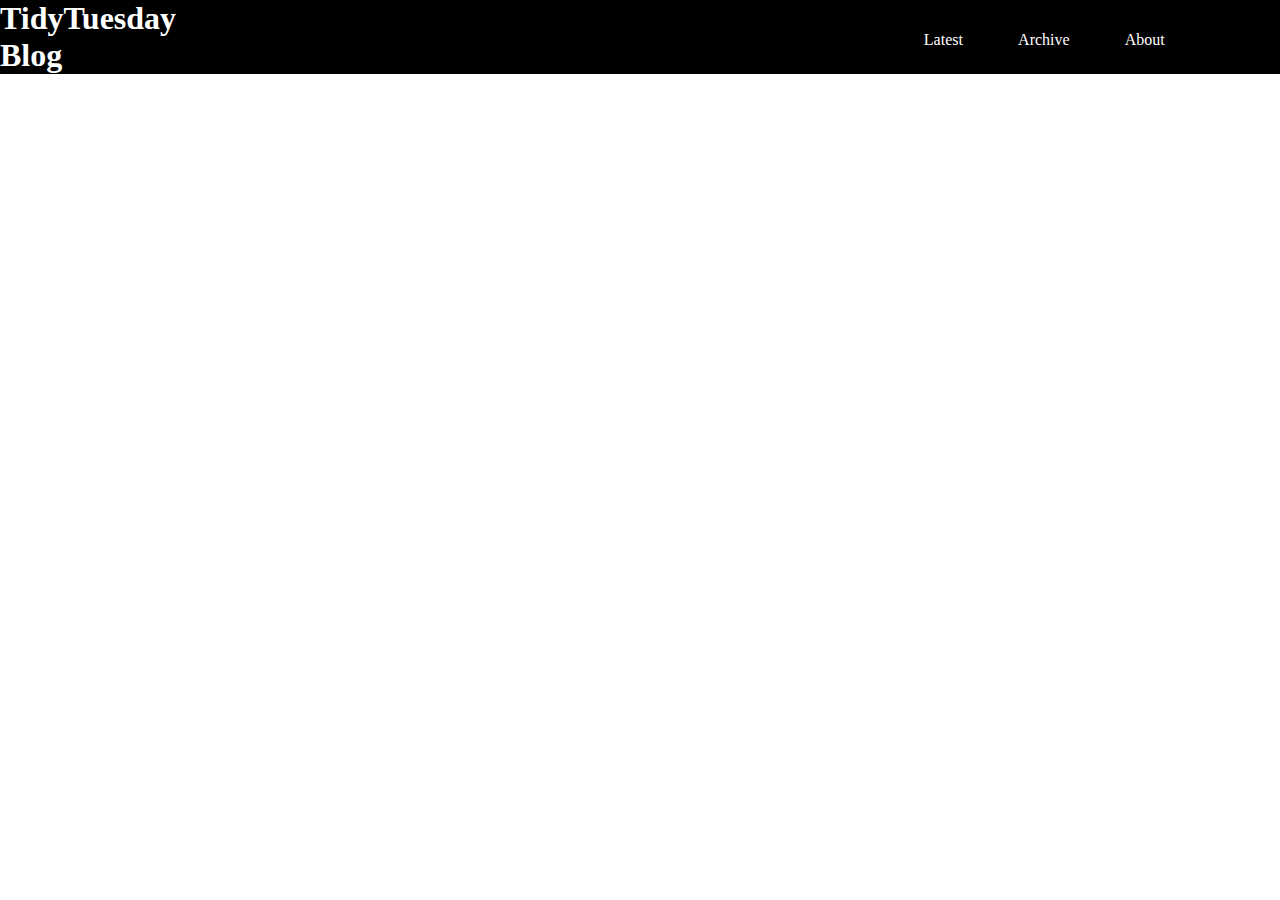
<file: shiny/index.html>
<!DOCTYPE html>
<html lang="en">

<head>
    <meta charset="UTF-8">
    <meta name="viewport" content="width=device-width, initial-scale=1.0">
    <title>TidyTuesday Blog</title>
    <link rel="stylesheet" href="www/style.css">
</head>
<!--header includes a title and navbar-->
<header>
    <h1>
        <span>TidyTuesday</span>
        <span>Blog</span>
    </h1>
    <nav>
        <ul>
            <li><a href="#latest">Latest</a></li>
            <li><a href="#archive">Archive</a></li>
            <li><a href="#about">About</a></li>
        </ul>
    </nav>
</header>
<main>
    <section>
        <!--latest section-->
    </section>
    <section>
        <!--archive section-->
    </section>
</main>
<body>

</body>

</html>
</file>
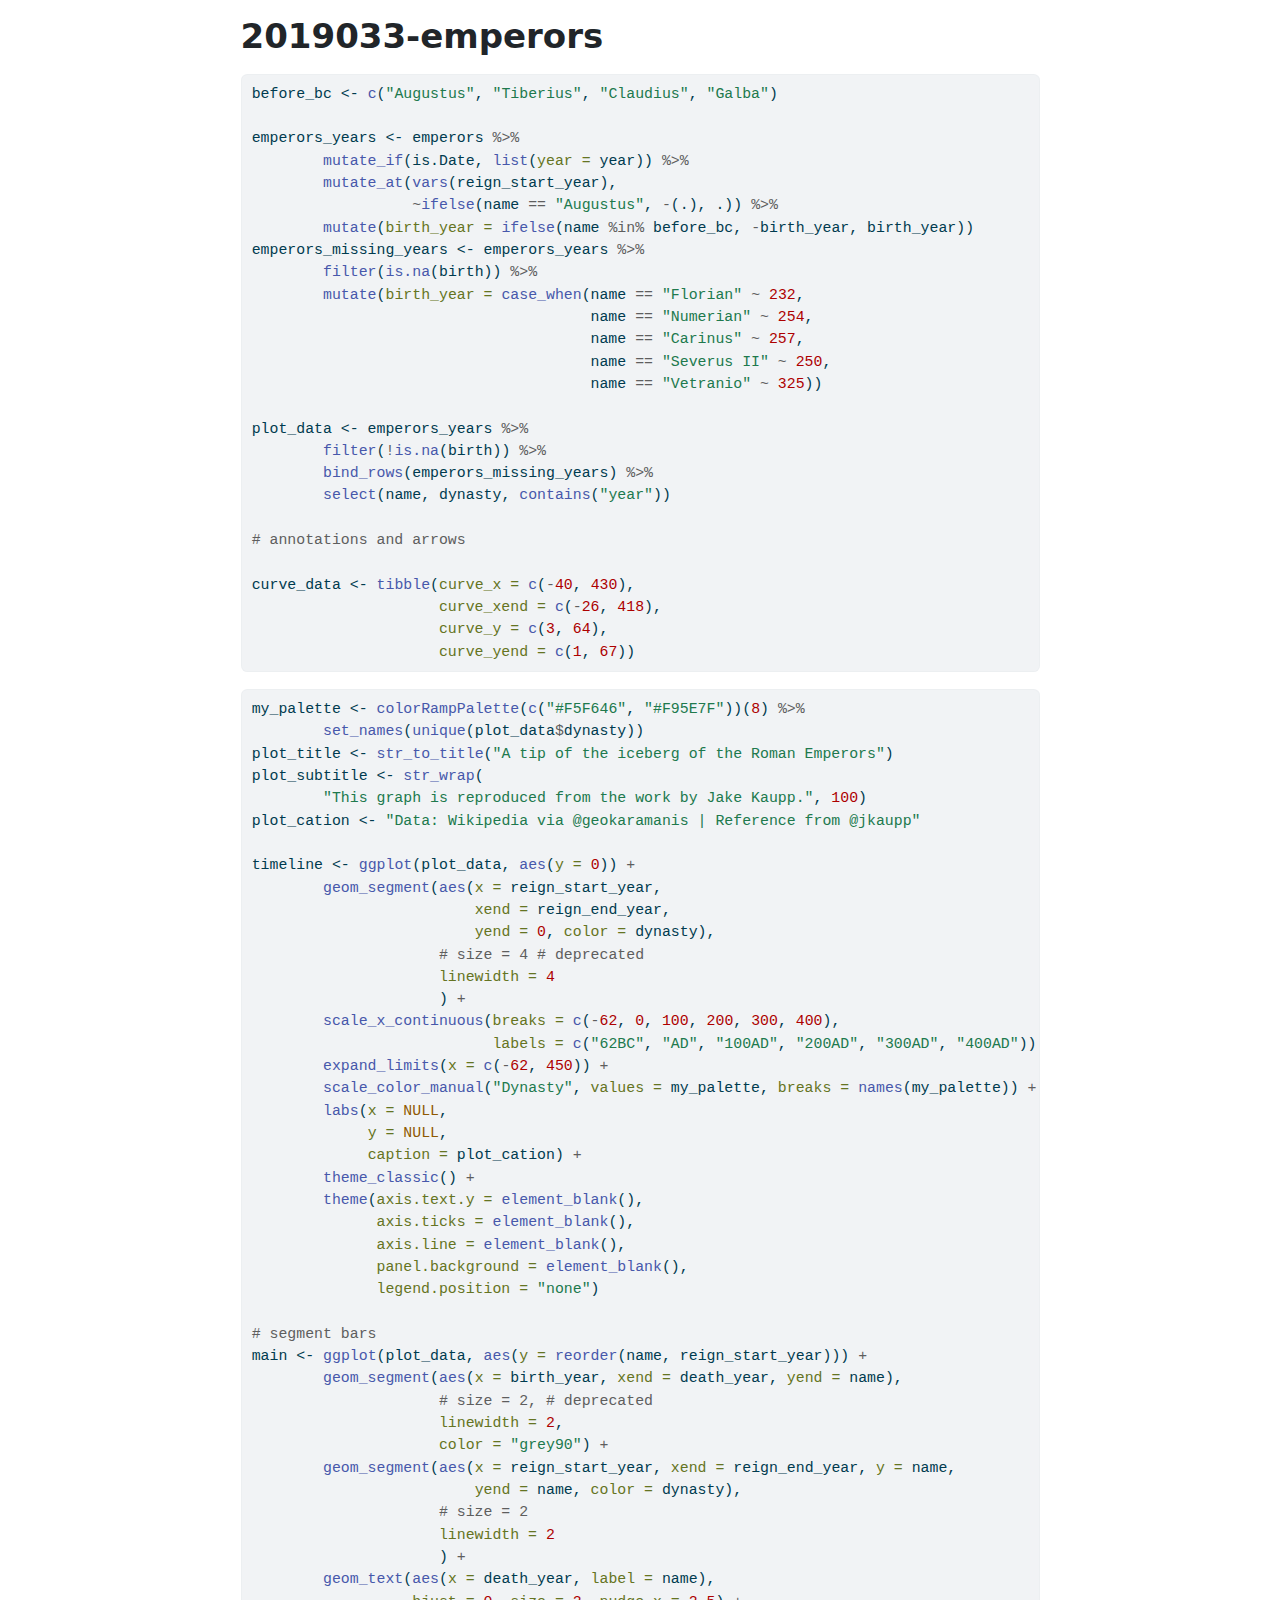
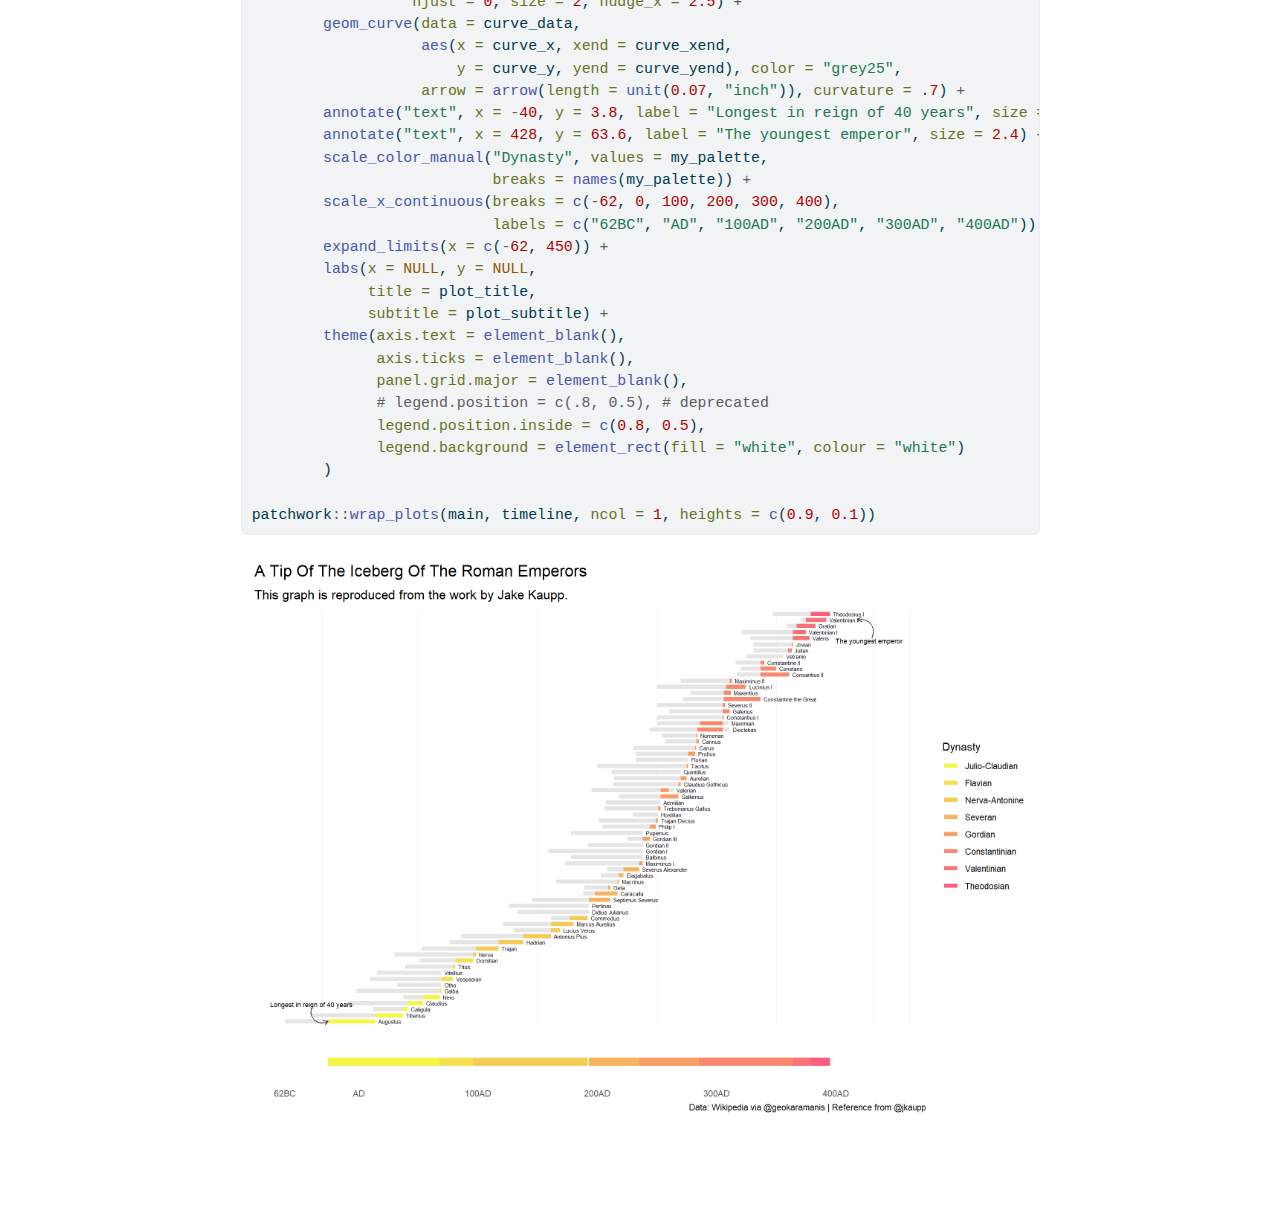
<file: R/2019/33/2019033-emperors.html>
<!DOCTYPE html>
<html xmlns="http://www.w3.org/1999/xhtml" lang="en" xml:lang="en"><head>

<meta charset="utf-8">
<meta name="generator" content="quarto-1.6.39">

<meta name="viewport" content="width=device-width, initial-scale=1.0, user-scalable=yes">


<title>2019033-emperors</title>
<style>
code{white-space: pre-wrap;}
span.smallcaps{font-variant: small-caps;}
div.columns{display: flex; gap: min(4vw, 1.5em);}
div.column{flex: auto; overflow-x: auto;}
div.hanging-indent{margin-left: 1.5em; text-indent: -1.5em;}
ul.task-list{list-style: none;}
ul.task-list li input[type="checkbox"] {
  width: 0.8em;
  margin: 0 0.8em 0.2em -1em; /* quarto-specific, see https://github.com/quarto-dev/quarto-cli/issues/4556 */ 
  vertical-align: middle;
}
/* CSS for syntax highlighting */
pre > code.sourceCode { white-space: pre; position: relative; }
pre > code.sourceCode > span { line-height: 1.25; }
pre > code.sourceCode > span:empty { height: 1.2em; }
.sourceCode { overflow: visible; }
code.sourceCode > span { color: inherit; text-decoration: inherit; }
div.sourceCode { margin: 1em 0; }
pre.sourceCode { margin: 0; }
@media screen {
div.sourceCode { overflow: auto; }
}
@media print {
pre > code.sourceCode { white-space: pre-wrap; }
pre > code.sourceCode > span { display: inline-block; text-indent: -5em; padding-left: 5em; }
}
pre.numberSource code
  { counter-reset: source-line 0; }
pre.numberSource code > span
  { position: relative; left: -4em; counter-increment: source-line; }
pre.numberSource code > span > a:first-child::before
  { content: counter(source-line);
    position: relative; left: -1em; text-align: right; vertical-align: baseline;
    border: none; display: inline-block;
    -webkit-touch-callout: none; -webkit-user-select: none;
    -khtml-user-select: none; -moz-user-select: none;
    -ms-user-select: none; user-select: none;
    padding: 0 4px; width: 4em;
  }
pre.numberSource { margin-left: 3em;  padding-left: 4px; }
div.sourceCode
  {   }
@media screen {
pre > code.sourceCode > span > a:first-child::before { text-decoration: underline; }
}
</style>


<script src="2019033-emperors_files/libs/clipboard/clipboard.min.js"></script>
<script src="2019033-emperors_files/libs/quarto-html/quarto.js"></script>
<script src="2019033-emperors_files/libs/quarto-html/popper.min.js"></script>
<script src="2019033-emperors_files/libs/quarto-html/tippy.umd.min.js"></script>
<script src="2019033-emperors_files/libs/quarto-html/anchor.min.js"></script>
<link href="2019033-emperors_files/libs/quarto-html/tippy.css" rel="stylesheet">
<link href="2019033-emperors_files/libs/quarto-html/quarto-syntax-highlighting-e26003cea8cd680ca0c55a263523d882.css" rel="stylesheet" id="quarto-text-highlighting-styles">
<script src="2019033-emperors_files/libs/bootstrap/bootstrap.min.js"></script>
<link href="2019033-emperors_files/libs/bootstrap/bootstrap-icons.css" rel="stylesheet">
<link href="2019033-emperors_files/libs/bootstrap/bootstrap-8a79a254b8e706d3c925cde0a310d4f0.min.css" rel="stylesheet" append-hash="true" id="quarto-bootstrap" data-mode="light">
<script src="2019033-emperors_files/libs/quarto-contrib/glightbox/glightbox.min.js"></script>
<link href="2019033-emperors_files/libs/quarto-contrib/glightbox/glightbox.min.css" rel="stylesheet">
<link href="2019033-emperors_files/libs/quarto-contrib/glightbox/lightbox.css" rel="stylesheet">


</head>

<body class="fullcontent">

<div id="quarto-content" class="page-columns page-rows-contents page-layout-article">

<main class="content" id="quarto-document-content">

<header id="title-block-header" class="quarto-title-block default">
<div class="quarto-title">
<h1 class="title">2019033-emperors</h1>
</div>



<div class="quarto-title-meta">

    
  
    
  </div>
  


</header>


<div class="cell">
<div class="sourceCode cell-code" id="cb1"><pre class="sourceCode r code-with-copy"><code class="sourceCode r"><span id="cb1-1"><a href="#cb1-1" aria-hidden="true" tabindex="-1"></a>before_bc <span class="ot">&lt;-</span> <span class="fu">c</span>(<span class="st">"Augustus"</span>, <span class="st">"Tiberius"</span>, <span class="st">"Claudius"</span>, <span class="st">"Galba"</span>)</span>
<span id="cb1-2"><a href="#cb1-2" aria-hidden="true" tabindex="-1"></a></span>
<span id="cb1-3"><a href="#cb1-3" aria-hidden="true" tabindex="-1"></a>emperors_years <span class="ot">&lt;-</span> emperors <span class="sc">%&gt;%</span> </span>
<span id="cb1-4"><a href="#cb1-4" aria-hidden="true" tabindex="-1"></a>        <span class="fu">mutate_if</span>(is.Date, <span class="fu">list</span>(<span class="at">year =</span> year)) <span class="sc">%&gt;%</span> </span>
<span id="cb1-5"><a href="#cb1-5" aria-hidden="true" tabindex="-1"></a>        <span class="fu">mutate_at</span>(<span class="fu">vars</span>(reign_start_year), </span>
<span id="cb1-6"><a href="#cb1-6" aria-hidden="true" tabindex="-1"></a>                  <span class="sc">~</span><span class="fu">ifelse</span>(name <span class="sc">==</span> <span class="st">"Augustus"</span>, <span class="sc">-</span>(.), .)) <span class="sc">%&gt;%</span> </span>
<span id="cb1-7"><a href="#cb1-7" aria-hidden="true" tabindex="-1"></a>        <span class="fu">mutate</span>(<span class="at">birth_year =</span> <span class="fu">ifelse</span>(name <span class="sc">%in%</span> before_bc, <span class="sc">-</span>birth_year, birth_year))</span>
<span id="cb1-8"><a href="#cb1-8" aria-hidden="true" tabindex="-1"></a>emperors_missing_years <span class="ot">&lt;-</span> emperors_years <span class="sc">%&gt;%</span> </span>
<span id="cb1-9"><a href="#cb1-9" aria-hidden="true" tabindex="-1"></a>        <span class="fu">filter</span>(<span class="fu">is.na</span>(birth)) <span class="sc">%&gt;%</span> </span>
<span id="cb1-10"><a href="#cb1-10" aria-hidden="true" tabindex="-1"></a>        <span class="fu">mutate</span>(<span class="at">birth_year =</span> <span class="fu">case_when</span>(name <span class="sc">==</span> <span class="st">"Florian"</span> <span class="sc">~</span> <span class="dv">232</span>,</span>
<span id="cb1-11"><a href="#cb1-11" aria-hidden="true" tabindex="-1"></a>                                      name <span class="sc">==</span> <span class="st">"Numerian"</span> <span class="sc">~</span> <span class="dv">254</span>, </span>
<span id="cb1-12"><a href="#cb1-12" aria-hidden="true" tabindex="-1"></a>                                      name <span class="sc">==</span> <span class="st">"Carinus"</span> <span class="sc">~</span> <span class="dv">257</span>,</span>
<span id="cb1-13"><a href="#cb1-13" aria-hidden="true" tabindex="-1"></a>                                      name <span class="sc">==</span> <span class="st">"Severus II"</span> <span class="sc">~</span> <span class="dv">250</span>,</span>
<span id="cb1-14"><a href="#cb1-14" aria-hidden="true" tabindex="-1"></a>                                      name <span class="sc">==</span> <span class="st">"Vetranio"</span> <span class="sc">~</span> <span class="dv">325</span>))</span>
<span id="cb1-15"><a href="#cb1-15" aria-hidden="true" tabindex="-1"></a></span>
<span id="cb1-16"><a href="#cb1-16" aria-hidden="true" tabindex="-1"></a>plot_data <span class="ot">&lt;-</span> emperors_years <span class="sc">%&gt;%</span> </span>
<span id="cb1-17"><a href="#cb1-17" aria-hidden="true" tabindex="-1"></a>        <span class="fu">filter</span>(<span class="sc">!</span><span class="fu">is.na</span>(birth)) <span class="sc">%&gt;%</span> </span>
<span id="cb1-18"><a href="#cb1-18" aria-hidden="true" tabindex="-1"></a>        <span class="fu">bind_rows</span>(emperors_missing_years) <span class="sc">%&gt;%</span> </span>
<span id="cb1-19"><a href="#cb1-19" aria-hidden="true" tabindex="-1"></a>        <span class="fu">select</span>(name, dynasty, <span class="fu">contains</span>(<span class="st">"year"</span>))</span>
<span id="cb1-20"><a href="#cb1-20" aria-hidden="true" tabindex="-1"></a></span>
<span id="cb1-21"><a href="#cb1-21" aria-hidden="true" tabindex="-1"></a><span class="co"># annotations and arrows</span></span>
<span id="cb1-22"><a href="#cb1-22" aria-hidden="true" tabindex="-1"></a></span>
<span id="cb1-23"><a href="#cb1-23" aria-hidden="true" tabindex="-1"></a>curve_data <span class="ot">&lt;-</span> <span class="fu">tibble</span>(<span class="at">curve_x =</span> <span class="fu">c</span>(<span class="sc">-</span><span class="dv">40</span>, <span class="dv">430</span>), </span>
<span id="cb1-24"><a href="#cb1-24" aria-hidden="true" tabindex="-1"></a>                     <span class="at">curve_xend =</span> <span class="fu">c</span>(<span class="sc">-</span><span class="dv">26</span>, <span class="dv">418</span>), </span>
<span id="cb1-25"><a href="#cb1-25" aria-hidden="true" tabindex="-1"></a>                     <span class="at">curve_y =</span> <span class="fu">c</span>(<span class="dv">3</span>, <span class="dv">64</span>), </span>
<span id="cb1-26"><a href="#cb1-26" aria-hidden="true" tabindex="-1"></a>                     <span class="at">curve_yend =</span> <span class="fu">c</span>(<span class="dv">1</span>, <span class="dv">67</span>))</span></code><button title="Copy to Clipboard" class="code-copy-button"><i class="bi"></i></button></pre></div>
</div>
<div class="cell">
<div class="sourceCode cell-code" id="cb2"><pre class="sourceCode r code-with-copy"><code class="sourceCode r"><span id="cb2-1"><a href="#cb2-1" aria-hidden="true" tabindex="-1"></a>my_palette <span class="ot">&lt;-</span> <span class="fu">colorRampPalette</span>(<span class="fu">c</span>(<span class="st">"#F5F646"</span>, <span class="st">"#F95E7F"</span>))(<span class="dv">8</span>) <span class="sc">%&gt;%</span> </span>
<span id="cb2-2"><a href="#cb2-2" aria-hidden="true" tabindex="-1"></a>        <span class="fu">set_names</span>(<span class="fu">unique</span>(plot_data<span class="sc">$</span>dynasty))</span>
<span id="cb2-3"><a href="#cb2-3" aria-hidden="true" tabindex="-1"></a>plot_title <span class="ot">&lt;-</span> <span class="fu">str_to_title</span>(<span class="st">"A tip of the iceberg of the Roman Emperors"</span>)</span>
<span id="cb2-4"><a href="#cb2-4" aria-hidden="true" tabindex="-1"></a>plot_subtitle <span class="ot">&lt;-</span> <span class="fu">str_wrap</span>(</span>
<span id="cb2-5"><a href="#cb2-5" aria-hidden="true" tabindex="-1"></a>        <span class="st">"This graph is reproduced from the work by Jake Kaupp."</span>, <span class="dv">100</span>)</span>
<span id="cb2-6"><a href="#cb2-6" aria-hidden="true" tabindex="-1"></a>plot_cation <span class="ot">&lt;-</span> <span class="st">"Data: Wikipedia via @geokaramanis | Reference from @jkaupp"</span></span>
<span id="cb2-7"><a href="#cb2-7" aria-hidden="true" tabindex="-1"></a></span>
<span id="cb2-8"><a href="#cb2-8" aria-hidden="true" tabindex="-1"></a>timeline <span class="ot">&lt;-</span> <span class="fu">ggplot</span>(plot_data, <span class="fu">aes</span>(<span class="at">y =</span> <span class="dv">0</span>)) <span class="sc">+</span></span>
<span id="cb2-9"><a href="#cb2-9" aria-hidden="true" tabindex="-1"></a>        <span class="fu">geom_segment</span>(<span class="fu">aes</span>(<span class="at">x =</span> reign_start_year, </span>
<span id="cb2-10"><a href="#cb2-10" aria-hidden="true" tabindex="-1"></a>                         <span class="at">xend =</span> reign_end_year, </span>
<span id="cb2-11"><a href="#cb2-11" aria-hidden="true" tabindex="-1"></a>                         <span class="at">yend =</span> <span class="dv">0</span>, <span class="at">color =</span> dynasty), </span>
<span id="cb2-12"><a href="#cb2-12" aria-hidden="true" tabindex="-1"></a>                     <span class="co"># size = 4 # deprecated</span></span>
<span id="cb2-13"><a href="#cb2-13" aria-hidden="true" tabindex="-1"></a>                     <span class="at">linewidth =</span> <span class="dv">4</span></span>
<span id="cb2-14"><a href="#cb2-14" aria-hidden="true" tabindex="-1"></a>                     ) <span class="sc">+</span></span>
<span id="cb2-15"><a href="#cb2-15" aria-hidden="true" tabindex="-1"></a>        <span class="fu">scale_x_continuous</span>(<span class="at">breaks =</span> <span class="fu">c</span>(<span class="sc">-</span><span class="dv">62</span>, <span class="dv">0</span>, <span class="dv">100</span>, <span class="dv">200</span>, <span class="dv">300</span>, <span class="dv">400</span>), </span>
<span id="cb2-16"><a href="#cb2-16" aria-hidden="true" tabindex="-1"></a>                           <span class="at">labels =</span> <span class="fu">c</span>(<span class="st">"62BC"</span>, <span class="st">"AD"</span>, <span class="st">"100AD"</span>, <span class="st">"200AD"</span>, <span class="st">"300AD"</span>, <span class="st">"400AD"</span>)) <span class="sc">+</span></span>
<span id="cb2-17"><a href="#cb2-17" aria-hidden="true" tabindex="-1"></a>        <span class="fu">expand_limits</span>(<span class="at">x =</span> <span class="fu">c</span>(<span class="sc">-</span><span class="dv">62</span>, <span class="dv">450</span>)) <span class="sc">+</span></span>
<span id="cb2-18"><a href="#cb2-18" aria-hidden="true" tabindex="-1"></a>        <span class="fu">scale_color_manual</span>(<span class="st">"Dynasty"</span>, <span class="at">values =</span> my_palette, <span class="at">breaks =</span> <span class="fu">names</span>(my_palette)) <span class="sc">+</span></span>
<span id="cb2-19"><a href="#cb2-19" aria-hidden="true" tabindex="-1"></a>        <span class="fu">labs</span>(<span class="at">x =</span> <span class="cn">NULL</span>, </span>
<span id="cb2-20"><a href="#cb2-20" aria-hidden="true" tabindex="-1"></a>             <span class="at">y =</span> <span class="cn">NULL</span>, </span>
<span id="cb2-21"><a href="#cb2-21" aria-hidden="true" tabindex="-1"></a>             <span class="at">caption =</span> plot_cation) <span class="sc">+</span></span>
<span id="cb2-22"><a href="#cb2-22" aria-hidden="true" tabindex="-1"></a>        <span class="fu">theme_classic</span>() <span class="sc">+</span></span>
<span id="cb2-23"><a href="#cb2-23" aria-hidden="true" tabindex="-1"></a>        <span class="fu">theme</span>(<span class="at">axis.text.y =</span> <span class="fu">element_blank</span>(),</span>
<span id="cb2-24"><a href="#cb2-24" aria-hidden="true" tabindex="-1"></a>              <span class="at">axis.ticks =</span> <span class="fu">element_blank</span>(),</span>
<span id="cb2-25"><a href="#cb2-25" aria-hidden="true" tabindex="-1"></a>              <span class="at">axis.line =</span> <span class="fu">element_blank</span>(),</span>
<span id="cb2-26"><a href="#cb2-26" aria-hidden="true" tabindex="-1"></a>              <span class="at">panel.background =</span> <span class="fu">element_blank</span>(),</span>
<span id="cb2-27"><a href="#cb2-27" aria-hidden="true" tabindex="-1"></a>              <span class="at">legend.position =</span> <span class="st">"none"</span>)</span>
<span id="cb2-28"><a href="#cb2-28" aria-hidden="true" tabindex="-1"></a></span>
<span id="cb2-29"><a href="#cb2-29" aria-hidden="true" tabindex="-1"></a><span class="co"># segment bars</span></span>
<span id="cb2-30"><a href="#cb2-30" aria-hidden="true" tabindex="-1"></a>main <span class="ot">&lt;-</span> <span class="fu">ggplot</span>(plot_data, <span class="fu">aes</span>(<span class="at">y =</span> <span class="fu">reorder</span>(name, reign_start_year))) <span class="sc">+</span></span>
<span id="cb2-31"><a href="#cb2-31" aria-hidden="true" tabindex="-1"></a>        <span class="fu">geom_segment</span>(<span class="fu">aes</span>(<span class="at">x =</span> birth_year, <span class="at">xend =</span> death_year, <span class="at">yend =</span> name), </span>
<span id="cb2-32"><a href="#cb2-32" aria-hidden="true" tabindex="-1"></a>                     <span class="co"># size = 2, # deprecated</span></span>
<span id="cb2-33"><a href="#cb2-33" aria-hidden="true" tabindex="-1"></a>                     <span class="at">linewidth =</span> <span class="dv">2</span>, </span>
<span id="cb2-34"><a href="#cb2-34" aria-hidden="true" tabindex="-1"></a>                     <span class="at">color =</span> <span class="st">"grey90"</span>) <span class="sc">+</span></span>
<span id="cb2-35"><a href="#cb2-35" aria-hidden="true" tabindex="-1"></a>        <span class="fu">geom_segment</span>(<span class="fu">aes</span>(<span class="at">x =</span> reign_start_year, <span class="at">xend =</span> reign_end_year, <span class="at">y =</span> name, </span>
<span id="cb2-36"><a href="#cb2-36" aria-hidden="true" tabindex="-1"></a>                         <span class="at">yend =</span> name, <span class="at">color =</span> dynasty), </span>
<span id="cb2-37"><a href="#cb2-37" aria-hidden="true" tabindex="-1"></a>                     <span class="co"># size = 2</span></span>
<span id="cb2-38"><a href="#cb2-38" aria-hidden="true" tabindex="-1"></a>                     <span class="at">linewidth =</span> <span class="dv">2</span></span>
<span id="cb2-39"><a href="#cb2-39" aria-hidden="true" tabindex="-1"></a>                     ) <span class="sc">+</span></span>
<span id="cb2-40"><a href="#cb2-40" aria-hidden="true" tabindex="-1"></a>        <span class="fu">geom_text</span>(<span class="fu">aes</span>(<span class="at">x =</span> death_year, <span class="at">label =</span> name), </span>
<span id="cb2-41"><a href="#cb2-41" aria-hidden="true" tabindex="-1"></a>                  <span class="at">hjust =</span> <span class="dv">0</span>, <span class="at">size =</span> <span class="dv">2</span>, <span class="at">nudge_x =</span> <span class="fl">2.5</span>) <span class="sc">+</span></span>
<span id="cb2-42"><a href="#cb2-42" aria-hidden="true" tabindex="-1"></a>        <span class="fu">geom_curve</span>(<span class="at">data =</span> curve_data, </span>
<span id="cb2-43"><a href="#cb2-43" aria-hidden="true" tabindex="-1"></a>                   <span class="fu">aes</span>(<span class="at">x =</span> curve_x, <span class="at">xend =</span> curve_xend, </span>
<span id="cb2-44"><a href="#cb2-44" aria-hidden="true" tabindex="-1"></a>                       <span class="at">y =</span> curve_y, <span class="at">yend =</span> curve_yend), <span class="at">color =</span> <span class="st">"grey25"</span>,</span>
<span id="cb2-45"><a href="#cb2-45" aria-hidden="true" tabindex="-1"></a>                   <span class="at">arrow =</span> <span class="fu">arrow</span>(<span class="at">length =</span> <span class="fu">unit</span>(<span class="fl">0.07</span>, <span class="st">"inch"</span>)), <span class="at">curvature =</span> .<span class="dv">7</span>) <span class="sc">+</span></span>
<span id="cb2-46"><a href="#cb2-46" aria-hidden="true" tabindex="-1"></a>        <span class="fu">annotate</span>(<span class="st">"text"</span>, <span class="at">x =</span> <span class="sc">-</span><span class="dv">40</span>, <span class="at">y =</span> <span class="fl">3.8</span>, <span class="at">label =</span> <span class="st">"Longest in reign of 40 years"</span>, <span class="at">size =</span> <span class="fl">2.4</span>) <span class="sc">+</span></span>
<span id="cb2-47"><a href="#cb2-47" aria-hidden="true" tabindex="-1"></a>        <span class="fu">annotate</span>(<span class="st">"text"</span>, <span class="at">x =</span> <span class="dv">428</span>, <span class="at">y =</span> <span class="fl">63.6</span>, <span class="at">label =</span> <span class="st">"The youngest emperor"</span>, <span class="at">size =</span> <span class="fl">2.4</span>) <span class="sc">+</span></span>
<span id="cb2-48"><a href="#cb2-48" aria-hidden="true" tabindex="-1"></a>        <span class="fu">scale_color_manual</span>(<span class="st">"Dynasty"</span>, <span class="at">values =</span> my_palette, </span>
<span id="cb2-49"><a href="#cb2-49" aria-hidden="true" tabindex="-1"></a>                           <span class="at">breaks =</span> <span class="fu">names</span>(my_palette)) <span class="sc">+</span></span>
<span id="cb2-50"><a href="#cb2-50" aria-hidden="true" tabindex="-1"></a>        <span class="fu">scale_x_continuous</span>(<span class="at">breaks =</span> <span class="fu">c</span>(<span class="sc">-</span><span class="dv">62</span>, <span class="dv">0</span>, <span class="dv">100</span>, <span class="dv">200</span>, <span class="dv">300</span>, <span class="dv">400</span>), </span>
<span id="cb2-51"><a href="#cb2-51" aria-hidden="true" tabindex="-1"></a>                           <span class="at">labels =</span> <span class="fu">c</span>(<span class="st">"62BC"</span>, <span class="st">"AD"</span>, <span class="st">"100AD"</span>, <span class="st">"200AD"</span>, <span class="st">"300AD"</span>, <span class="st">"400AD"</span>)) <span class="sc">+</span></span>
<span id="cb2-52"><a href="#cb2-52" aria-hidden="true" tabindex="-1"></a>        <span class="fu">expand_limits</span>(<span class="at">x =</span> <span class="fu">c</span>(<span class="sc">-</span><span class="dv">62</span>, <span class="dv">450</span>)) <span class="sc">+</span></span>
<span id="cb2-53"><a href="#cb2-53" aria-hidden="true" tabindex="-1"></a>        <span class="fu">labs</span>(<span class="at">x =</span> <span class="cn">NULL</span>, <span class="at">y =</span> <span class="cn">NULL</span>,</span>
<span id="cb2-54"><a href="#cb2-54" aria-hidden="true" tabindex="-1"></a>             <span class="at">title =</span> plot_title,</span>
<span id="cb2-55"><a href="#cb2-55" aria-hidden="true" tabindex="-1"></a>             <span class="at">subtitle =</span> plot_subtitle) <span class="sc">+</span></span>
<span id="cb2-56"><a href="#cb2-56" aria-hidden="true" tabindex="-1"></a>        <span class="fu">theme</span>(<span class="at">axis.text =</span> <span class="fu">element_blank</span>(),</span>
<span id="cb2-57"><a href="#cb2-57" aria-hidden="true" tabindex="-1"></a>              <span class="at">axis.ticks =</span> <span class="fu">element_blank</span>(),</span>
<span id="cb2-58"><a href="#cb2-58" aria-hidden="true" tabindex="-1"></a>              <span class="at">panel.grid.major =</span> <span class="fu">element_blank</span>(),</span>
<span id="cb2-59"><a href="#cb2-59" aria-hidden="true" tabindex="-1"></a>              <span class="co"># legend.position = c(.8, 0.5), # deprecated</span></span>
<span id="cb2-60"><a href="#cb2-60" aria-hidden="true" tabindex="-1"></a>              <span class="at">legend.position.inside =</span> <span class="fu">c</span>(<span class="fl">0.8</span>, <span class="fl">0.5</span>),</span>
<span id="cb2-61"><a href="#cb2-61" aria-hidden="true" tabindex="-1"></a>              <span class="at">legend.background =</span> <span class="fu">element_rect</span>(<span class="at">fill =</span> <span class="st">"white"</span>, <span class="at">colour =</span> <span class="st">"white"</span>)</span>
<span id="cb2-62"><a href="#cb2-62" aria-hidden="true" tabindex="-1"></a>        )</span>
<span id="cb2-63"><a href="#cb2-63" aria-hidden="true" tabindex="-1"></a></span>
<span id="cb2-64"><a href="#cb2-64" aria-hidden="true" tabindex="-1"></a>patchwork<span class="sc">::</span><span class="fu">wrap_plots</span>(main, timeline, <span class="at">ncol =</span> <span class="dv">1</span>, <span class="at">heights =</span> <span class="fu">c</span>(<span class="fl">0.9</span>, <span class="fl">0.1</span>))</span></code><button title="Copy to Clipboard" class="code-copy-button"><i class="bi"></i></button></pre></div>
<div class="cell-output-display">
<div>
<figure class="figure">
<p><a href="2019033-emperors_files/figure-html/plot-1.png" class="lightbox" data-gallery="quarto-lightbox-gallery-1"><img src="2019033-emperors_files/figure-html/plot-1.png" class="img-fluid figure-img" width="1075"></a></p>
</figure>
</div>
</div>
</div>

</main>
<!-- /main column -->
<script id="quarto-html-after-body" type="application/javascript">
window.document.addEventListener("DOMContentLoaded", function (event) {
  const toggleBodyColorMode = (bsSheetEl) => {
    const mode = bsSheetEl.getAttribute("data-mode");
    const bodyEl = window.document.querySelector("body");
    if (mode === "dark") {
      bodyEl.classList.add("quarto-dark");
      bodyEl.classList.remove("quarto-light");
    } else {
      bodyEl.classList.add("quarto-light");
      bodyEl.classList.remove("quarto-dark");
    }
  }
  const toggleBodyColorPrimary = () => {
    const bsSheetEl = window.document.querySelector("link#quarto-bootstrap");
    if (bsSheetEl) {
      toggleBodyColorMode(bsSheetEl);
    }
  }
  toggleBodyColorPrimary();  
  const icon = "";
  const anchorJS = new window.AnchorJS();
  anchorJS.options = {
    placement: 'right',
    icon: icon
  };
  anchorJS.add('.anchored');
  const isCodeAnnotation = (el) => {
    for (const clz of el.classList) {
      if (clz.startsWith('code-annotation-')) {                     
        return true;
      }
    }
    return false;
  }
  const onCopySuccess = function(e) {
    // button target
    const button = e.trigger;
    // don't keep focus
    button.blur();
    // flash "checked"
    button.classList.add('code-copy-button-checked');
    var currentTitle = button.getAttribute("title");
    button.setAttribute("title", "Copied!");
    let tooltip;
    if (window.bootstrap) {
      button.setAttribute("data-bs-toggle", "tooltip");
      button.setAttribute("data-bs-placement", "left");
      button.setAttribute("data-bs-title", "Copied!");
      tooltip = new bootstrap.Tooltip(button, 
        { trigger: "manual", 
          customClass: "code-copy-button-tooltip",
          offset: [0, -8]});
      tooltip.show();    
    }
    setTimeout(function() {
      if (tooltip) {
        tooltip.hide();
        button.removeAttribute("data-bs-title");
        button.removeAttribute("data-bs-toggle");
        button.removeAttribute("data-bs-placement");
      }
      button.setAttribute("title", currentTitle);
      button.classList.remove('code-copy-button-checked');
    }, 1000);
    // clear code selection
    e.clearSelection();
  }
  const getTextToCopy = function(trigger) {
      const codeEl = trigger.previousElementSibling.cloneNode(true);
      for (const childEl of codeEl.children) {
        if (isCodeAnnotation(childEl)) {
          childEl.remove();
        }
      }
      return codeEl.innerText;
  }
  const clipboard = new window.ClipboardJS('.code-copy-button:not([data-in-quarto-modal])', {
    text: getTextToCopy
  });
  clipboard.on('success', onCopySuccess);
  if (window.document.getElementById('quarto-embedded-source-code-modal')) {
    const clipboardModal = new window.ClipboardJS('.code-copy-button[data-in-quarto-modal]', {
      text: getTextToCopy,
      container: window.document.getElementById('quarto-embedded-source-code-modal')
    });
    clipboardModal.on('success', onCopySuccess);
  }
    var localhostRegex = new RegExp(/^(?:http|https):\/\/localhost\:?[0-9]*\//);
    var mailtoRegex = new RegExp(/^mailto:/);
      var filterRegex = new RegExp('/' + window.location.host + '/');
    var isInternal = (href) => {
        return filterRegex.test(href) || localhostRegex.test(href) || mailtoRegex.test(href);
    }
    // Inspect non-navigation links and adorn them if external
 	var links = window.document.querySelectorAll('a[href]:not(.nav-link):not(.navbar-brand):not(.toc-action):not(.sidebar-link):not(.sidebar-item-toggle):not(.pagination-link):not(.no-external):not([aria-hidden]):not(.dropdown-item):not(.quarto-navigation-tool):not(.about-link)');
    for (var i=0; i<links.length; i++) {
      const link = links[i];
      if (!isInternal(link.href)) {
        // undo the damage that might have been done by quarto-nav.js in the case of
        // links that we want to consider external
        if (link.dataset.originalHref !== undefined) {
          link.href = link.dataset.originalHref;
        }
      }
    }
  function tippyHover(el, contentFn, onTriggerFn, onUntriggerFn) {
    const config = {
      allowHTML: true,
      maxWidth: 500,
      delay: 100,
      arrow: false,
      appendTo: function(el) {
          return el.parentElement;
      },
      interactive: true,
      interactiveBorder: 10,
      theme: 'quarto',
      placement: 'bottom-start',
    };
    if (contentFn) {
      config.content = contentFn;
    }
    if (onTriggerFn) {
      config.onTrigger = onTriggerFn;
    }
    if (onUntriggerFn) {
      config.onUntrigger = onUntriggerFn;
    }
    window.tippy(el, config); 
  }
  const noterefs = window.document.querySelectorAll('a[role="doc-noteref"]');
  for (var i=0; i<noterefs.length; i++) {
    const ref = noterefs[i];
    tippyHover(ref, function() {
      // use id or data attribute instead here
      let href = ref.getAttribute('data-footnote-href') || ref.getAttribute('href');
      try { href = new URL(href).hash; } catch {}
      const id = href.replace(/^#\/?/, "");
      const note = window.document.getElementById(id);
      if (note) {
        return note.innerHTML;
      } else {
        return "";
      }
    });
  }
  const xrefs = window.document.querySelectorAll('a.quarto-xref');
  const processXRef = (id, note) => {
    // Strip column container classes
    const stripColumnClz = (el) => {
      el.classList.remove("page-full", "page-columns");
      if (el.children) {
        for (const child of el.children) {
          stripColumnClz(child);
        }
      }
    }
    stripColumnClz(note)
    if (id === null || id.startsWith('sec-')) {
      // Special case sections, only their first couple elements
      const container = document.createElement("div");
      if (note.children && note.children.length > 2) {
        container.appendChild(note.children[0].cloneNode(true));
        for (let i = 1; i < note.children.length; i++) {
          const child = note.children[i];
          if (child.tagName === "P" && child.innerText === "") {
            continue;
          } else {
            container.appendChild(child.cloneNode(true));
            break;
          }
        }
        if (window.Quarto?.typesetMath) {
          window.Quarto.typesetMath(container);
        }
        return container.innerHTML
      } else {
        if (window.Quarto?.typesetMath) {
          window.Quarto.typesetMath(note);
        }
        return note.innerHTML;
      }
    } else {
      // Remove any anchor links if they are present
      const anchorLink = note.querySelector('a.anchorjs-link');
      if (anchorLink) {
        anchorLink.remove();
      }
      if (window.Quarto?.typesetMath) {
        window.Quarto.typesetMath(note);
      }
      if (note.classList.contains("callout")) {
        return note.outerHTML;
      } else {
        return note.innerHTML;
      }
    }
  }
  for (var i=0; i<xrefs.length; i++) {
    const xref = xrefs[i];
    tippyHover(xref, undefined, function(instance) {
      instance.disable();
      let url = xref.getAttribute('href');
      let hash = undefined; 
      if (url.startsWith('#')) {
        hash = url;
      } else {
        try { hash = new URL(url).hash; } catch {}
      }
      if (hash) {
        const id = hash.replace(/^#\/?/, "");
        const note = window.document.getElementById(id);
        if (note !== null) {
          try {
            const html = processXRef(id, note.cloneNode(true));
            instance.setContent(html);
          } finally {
            instance.enable();
            instance.show();
          }
        } else {
          // See if we can fetch this
          fetch(url.split('#')[0])
          .then(res => res.text())
          .then(html => {
            const parser = new DOMParser();
            const htmlDoc = parser.parseFromString(html, "text/html");
            const note = htmlDoc.getElementById(id);
            if (note !== null) {
              const html = processXRef(id, note);
              instance.setContent(html);
            } 
          }).finally(() => {
            instance.enable();
            instance.show();
          });
        }
      } else {
        // See if we can fetch a full url (with no hash to target)
        // This is a special case and we should probably do some content thinning / targeting
        fetch(url)
        .then(res => res.text())
        .then(html => {
          const parser = new DOMParser();
          const htmlDoc = parser.parseFromString(html, "text/html");
          const note = htmlDoc.querySelector('main.content');
          if (note !== null) {
            // This should only happen for chapter cross references
            // (since there is no id in the URL)
            // remove the first header
            if (note.children.length > 0 && note.children[0].tagName === "HEADER") {
              note.children[0].remove();
            }
            const html = processXRef(null, note);
            instance.setContent(html);
          } 
        }).finally(() => {
          instance.enable();
          instance.show();
        });
      }
    }, function(instance) {
    });
  }
      let selectedAnnoteEl;
      const selectorForAnnotation = ( cell, annotation) => {
        let cellAttr = 'data-code-cell="' + cell + '"';
        let lineAttr = 'data-code-annotation="' +  annotation + '"';
        const selector = 'span[' + cellAttr + '][' + lineAttr + ']';
        return selector;
      }
      const selectCodeLines = (annoteEl) => {
        const doc = window.document;
        const targetCell = annoteEl.getAttribute("data-target-cell");
        const targetAnnotation = annoteEl.getAttribute("data-target-annotation");
        const annoteSpan = window.document.querySelector(selectorForAnnotation(targetCell, targetAnnotation));
        const lines = annoteSpan.getAttribute("data-code-lines").split(",");
        const lineIds = lines.map((line) => {
          return targetCell + "-" + line;
        })
        let top = null;
        let height = null;
        let parent = null;
        if (lineIds.length > 0) {
            //compute the position of the single el (top and bottom and make a div)
            const el = window.document.getElementById(lineIds[0]);
            top = el.offsetTop;
            height = el.offsetHeight;
            parent = el.parentElement.parentElement;
          if (lineIds.length > 1) {
            const lastEl = window.document.getElementById(lineIds[lineIds.length - 1]);
            const bottom = lastEl.offsetTop + lastEl.offsetHeight;
            height = bottom - top;
          }
          if (top !== null && height !== null && parent !== null) {
            // cook up a div (if necessary) and position it 
            let div = window.document.getElementById("code-annotation-line-highlight");
            if (div === null) {
              div = window.document.createElement("div");
              div.setAttribute("id", "code-annotation-line-highlight");
              div.style.position = 'absolute';
              parent.appendChild(div);
            }
            div.style.top = top - 2 + "px";
            div.style.height = height + 4 + "px";
            div.style.left = 0;
            let gutterDiv = window.document.getElementById("code-annotation-line-highlight-gutter");
            if (gutterDiv === null) {
              gutterDiv = window.document.createElement("div");
              gutterDiv.setAttribute("id", "code-annotation-line-highlight-gutter");
              gutterDiv.style.position = 'absolute';
              const codeCell = window.document.getElementById(targetCell);
              const gutter = codeCell.querySelector('.code-annotation-gutter');
              gutter.appendChild(gutterDiv);
            }
            gutterDiv.style.top = top - 2 + "px";
            gutterDiv.style.height = height + 4 + "px";
          }
          selectedAnnoteEl = annoteEl;
        }
      };
      const unselectCodeLines = () => {
        const elementsIds = ["code-annotation-line-highlight", "code-annotation-line-highlight-gutter"];
        elementsIds.forEach((elId) => {
          const div = window.document.getElementById(elId);
          if (div) {
            div.remove();
          }
        });
        selectedAnnoteEl = undefined;
      };
        // Handle positioning of the toggle
    window.addEventListener(
      "resize",
      throttle(() => {
        elRect = undefined;
        if (selectedAnnoteEl) {
          selectCodeLines(selectedAnnoteEl);
        }
      }, 10)
    );
    function throttle(fn, ms) {
    let throttle = false;
    let timer;
      return (...args) => {
        if(!throttle) { // first call gets through
            fn.apply(this, args);
            throttle = true;
        } else { // all the others get throttled
            if(timer) clearTimeout(timer); // cancel #2
            timer = setTimeout(() => {
              fn.apply(this, args);
              timer = throttle = false;
            }, ms);
        }
      };
    }
      // Attach click handler to the DT
      const annoteDls = window.document.querySelectorAll('dt[data-target-cell]');
      for (const annoteDlNode of annoteDls) {
        annoteDlNode.addEventListener('click', (event) => {
          const clickedEl = event.target;
          if (clickedEl !== selectedAnnoteEl) {
            unselectCodeLines();
            const activeEl = window.document.querySelector('dt[data-target-cell].code-annotation-active');
            if (activeEl) {
              activeEl.classList.remove('code-annotation-active');
            }
            selectCodeLines(clickedEl);
            clickedEl.classList.add('code-annotation-active');
          } else {
            // Unselect the line
            unselectCodeLines();
            clickedEl.classList.remove('code-annotation-active');
          }
        });
      }
  const findCites = (el) => {
    const parentEl = el.parentElement;
    if (parentEl) {
      const cites = parentEl.dataset.cites;
      if (cites) {
        return {
          el,
          cites: cites.split(' ')
        };
      } else {
        return findCites(el.parentElement)
      }
    } else {
      return undefined;
    }
  };
  var bibliorefs = window.document.querySelectorAll('a[role="doc-biblioref"]');
  for (var i=0; i<bibliorefs.length; i++) {
    const ref = bibliorefs[i];
    const citeInfo = findCites(ref);
    if (citeInfo) {
      tippyHover(citeInfo.el, function() {
        var popup = window.document.createElement('div');
        citeInfo.cites.forEach(function(cite) {
          var citeDiv = window.document.createElement('div');
          citeDiv.classList.add('hanging-indent');
          citeDiv.classList.add('csl-entry');
          var biblioDiv = window.document.getElementById('ref-' + cite);
          if (biblioDiv) {
            citeDiv.innerHTML = biblioDiv.innerHTML;
          }
          popup.appendChild(citeDiv);
        });
        return popup.innerHTML;
      });
    }
  }
});
</script>
</div> <!-- /content -->
<script>var lightboxQuarto = GLightbox({"closeEffect":"zoom","descPosition":"bottom","loop":false,"openEffect":"zoom","selector":".lightbox"});
(function() {
  let previousOnload = window.onload;
  window.onload = () => {
    if (previousOnload) {
      previousOnload();
    }
    lightboxQuarto.on('slide_before_load', (data) => {
      const { slideIndex, slideNode, slideConfig, player, trigger } = data;
      const href = trigger.getAttribute('href');
      if (href !== null) {
        const imgEl = window.document.querySelector(`a[href="${href}"] img`);
        if (imgEl !== null) {
          const srcAttr = imgEl.getAttribute("src");
          if (srcAttr && srcAttr.startsWith("data:")) {
            slideConfig.href = srcAttr;
          }
        }
      } 
    });
  
    lightboxQuarto.on('slide_after_load', (data) => {
      const { slideIndex, slideNode, slideConfig, player, trigger } = data;
      if (window.Quarto?.typesetMath) {
        window.Quarto.typesetMath(slideNode);
      }
    });
  
  };
  
})();
          </script>




</body></html>
</file>
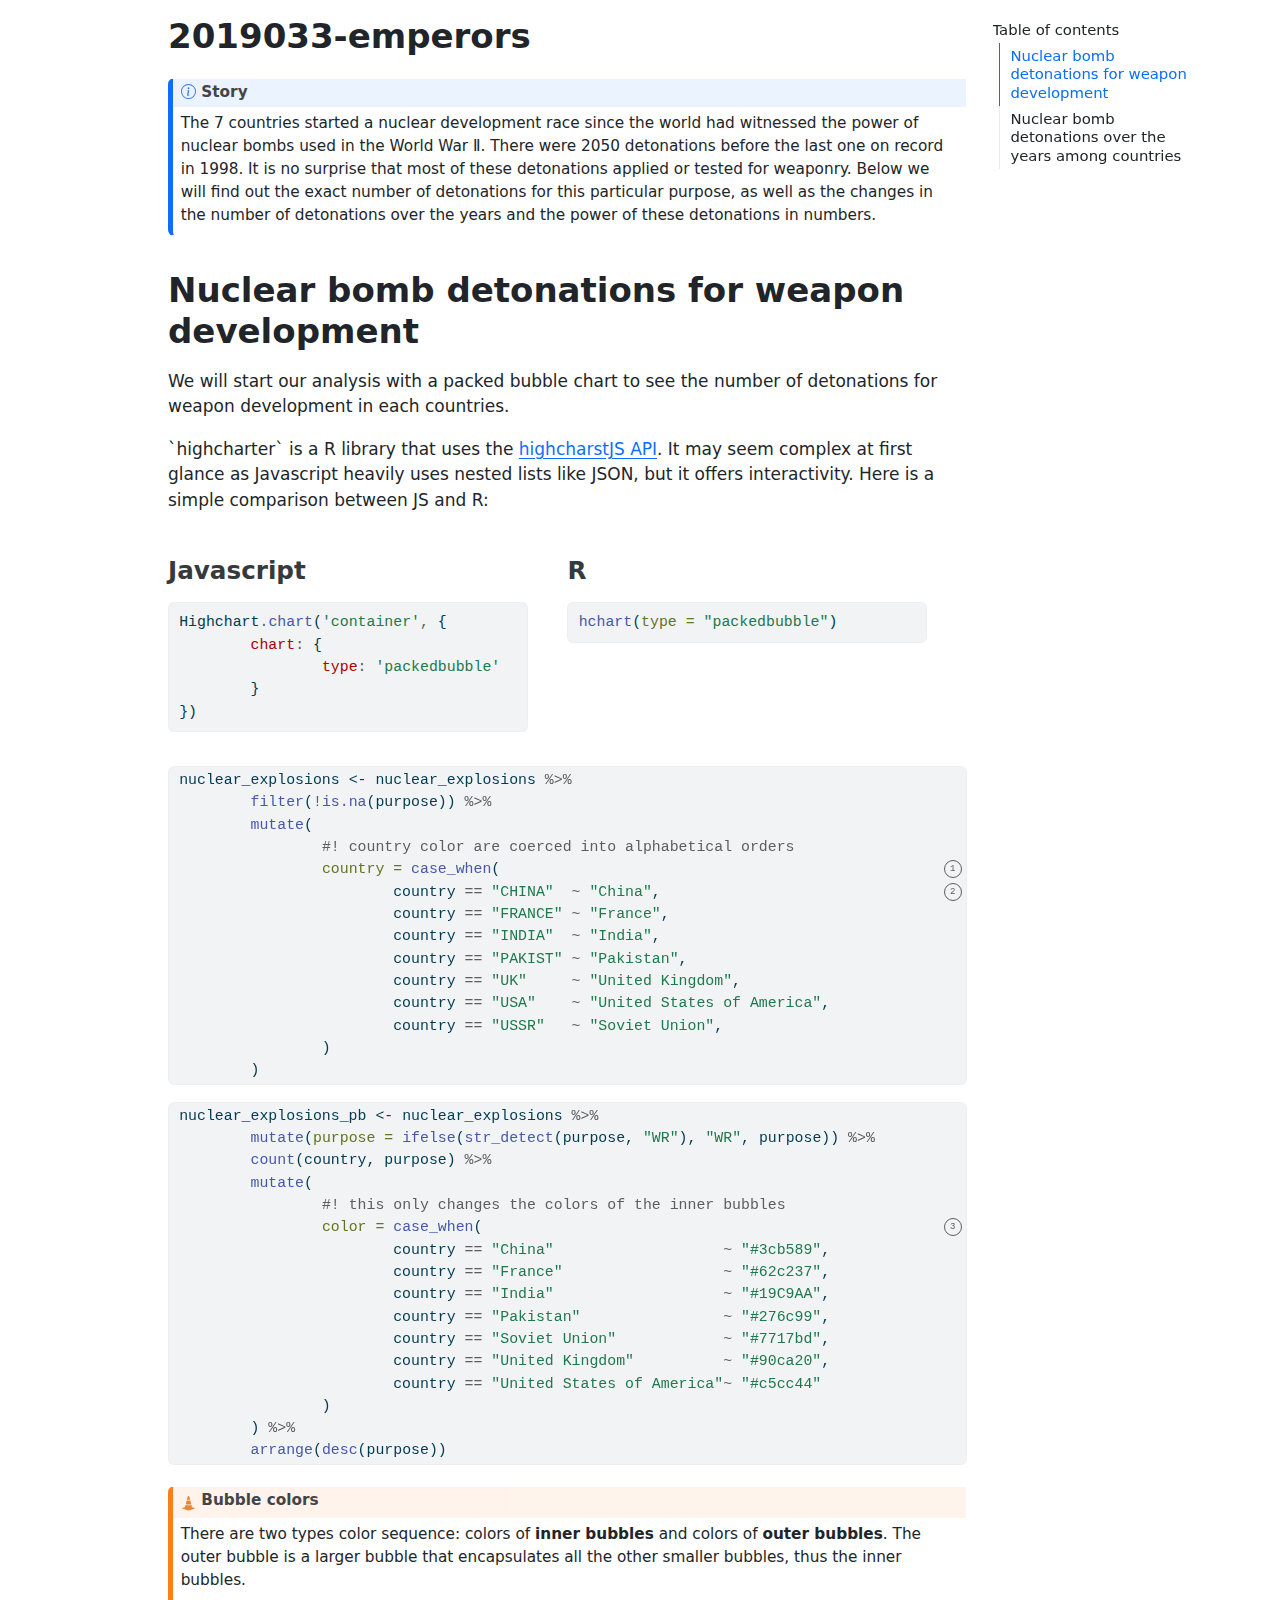
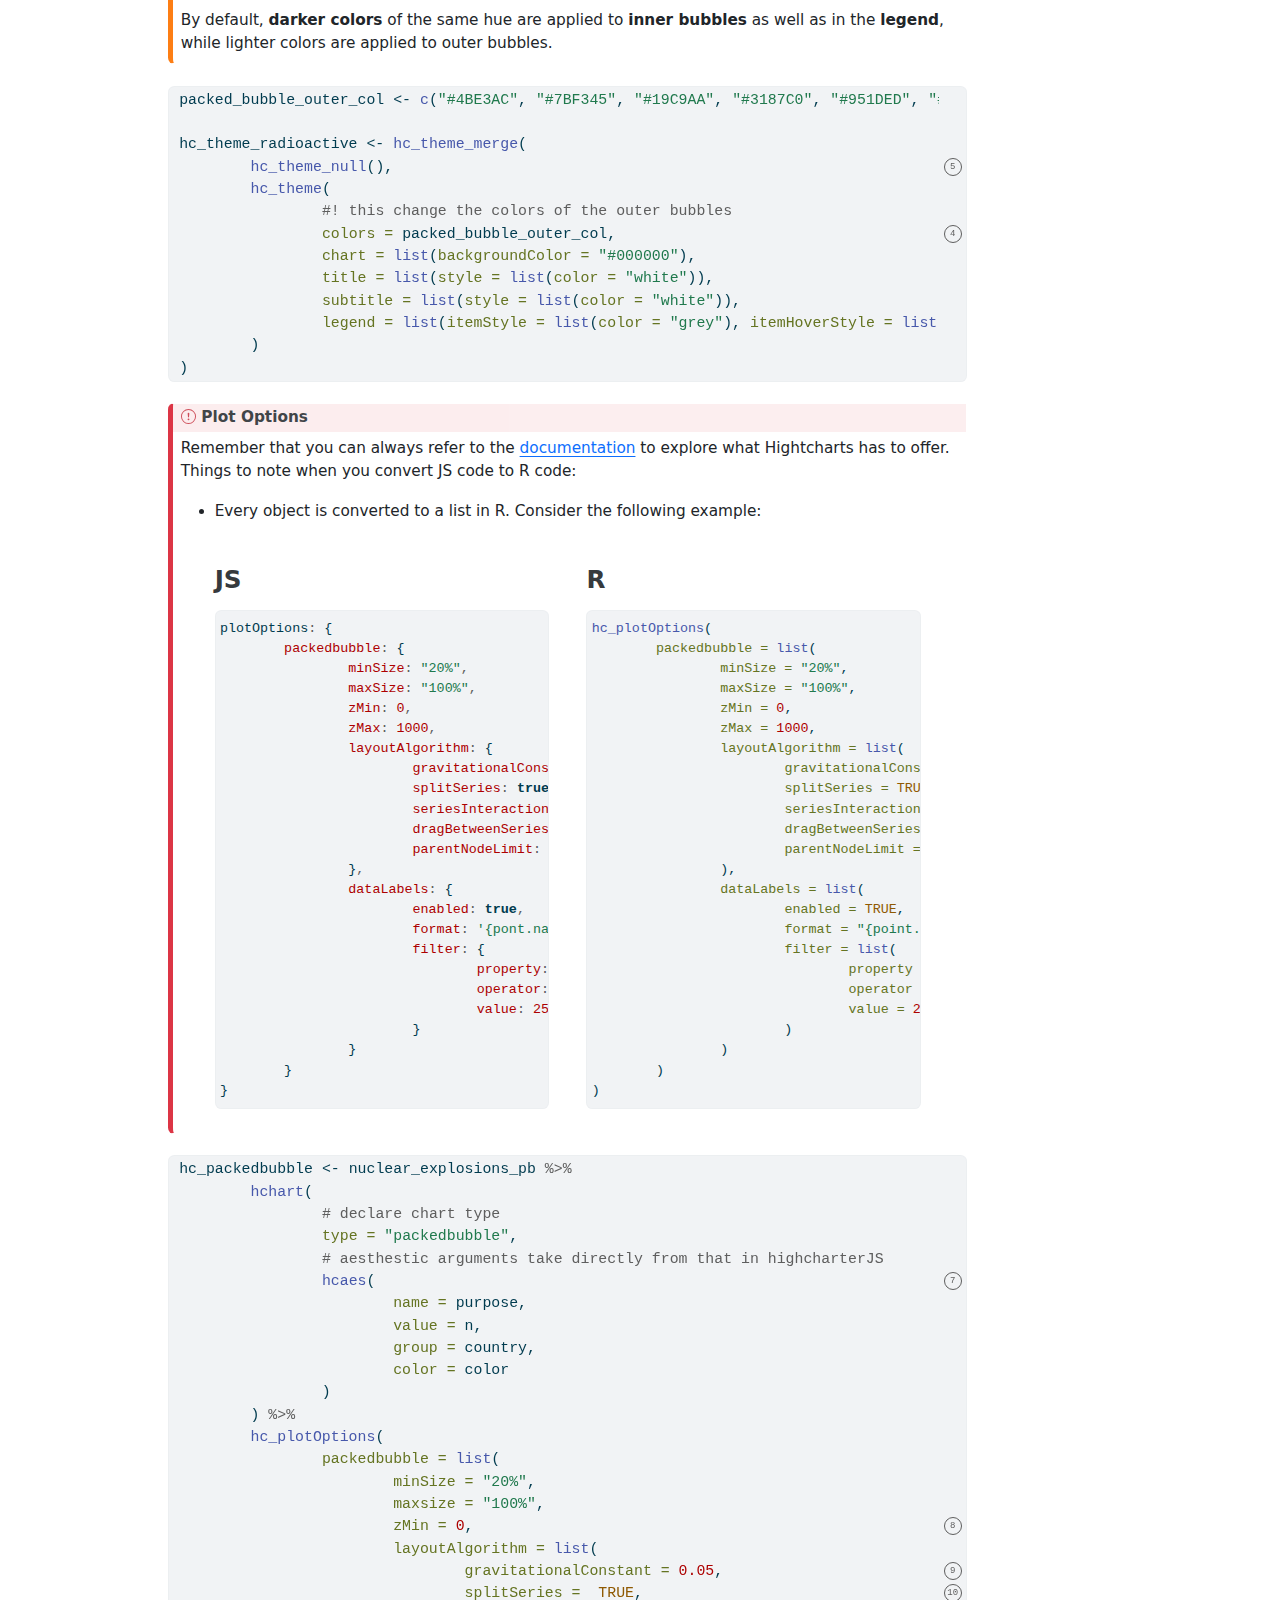
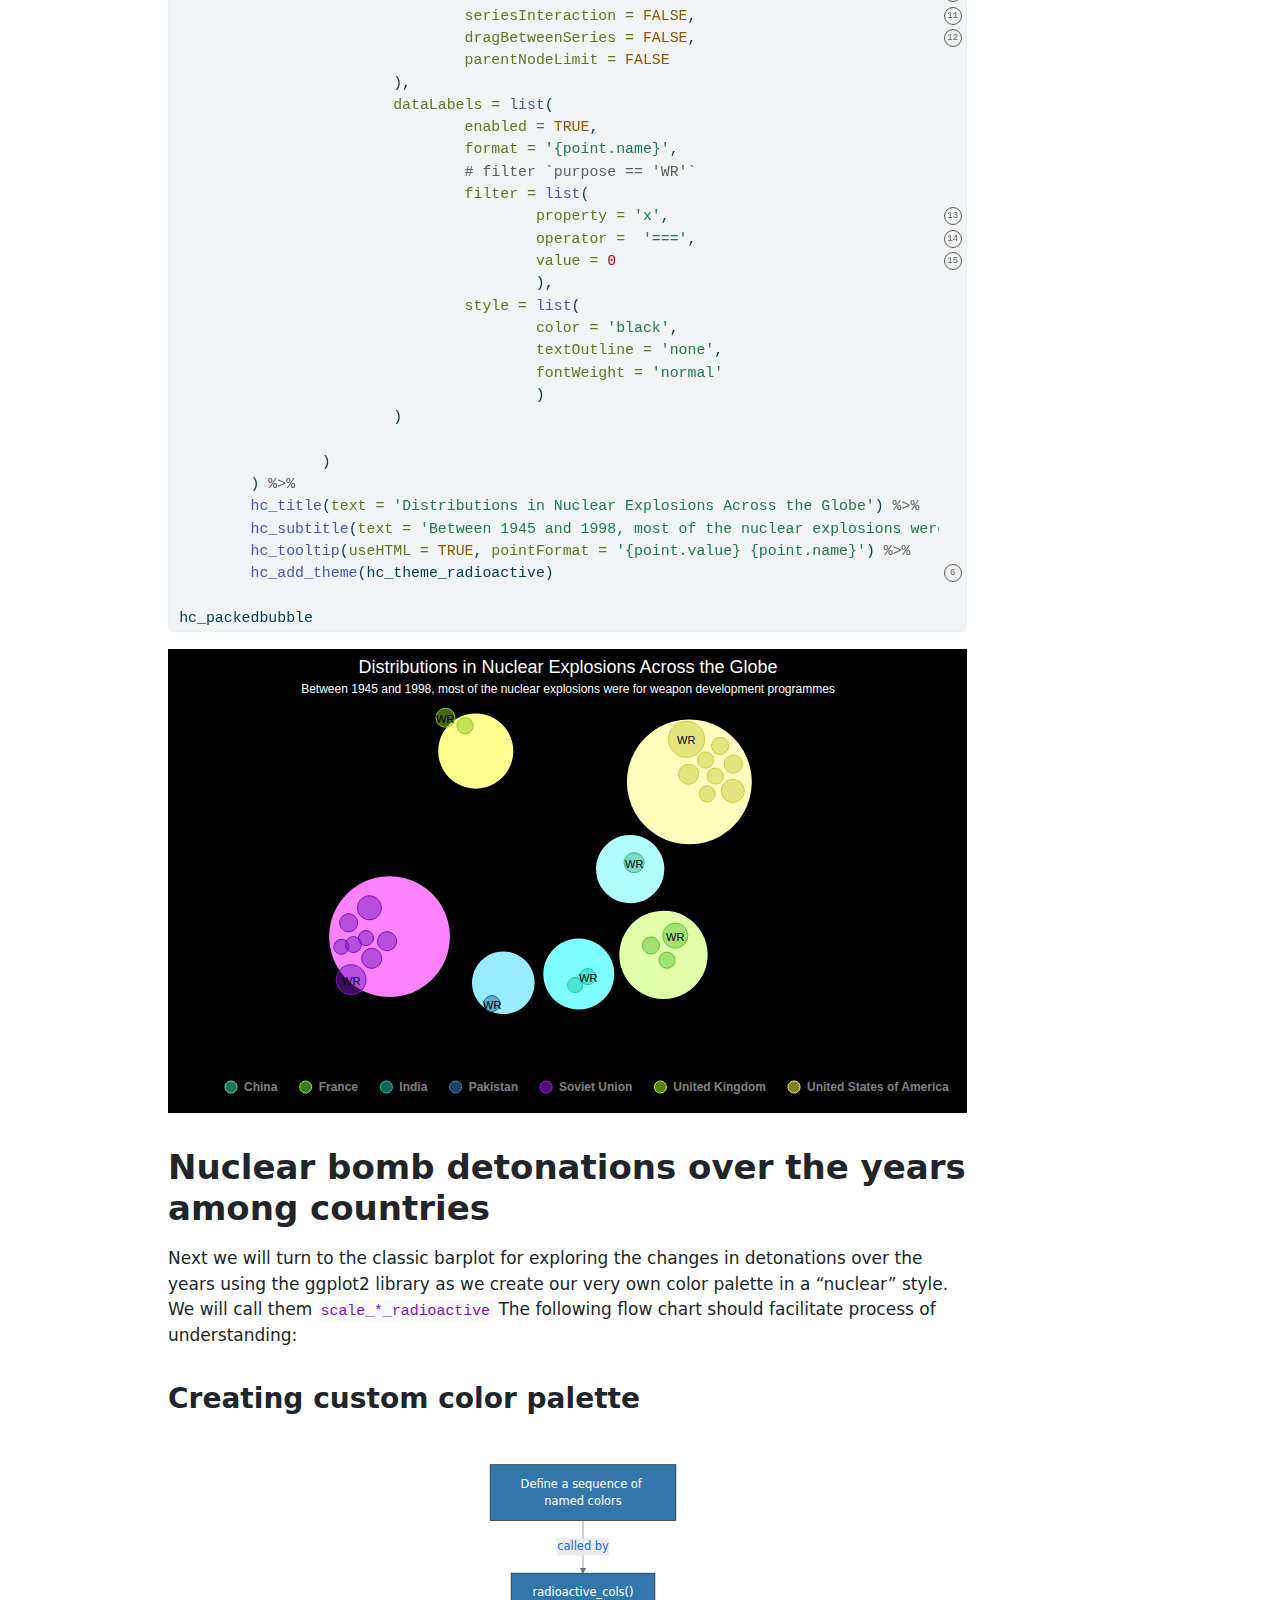
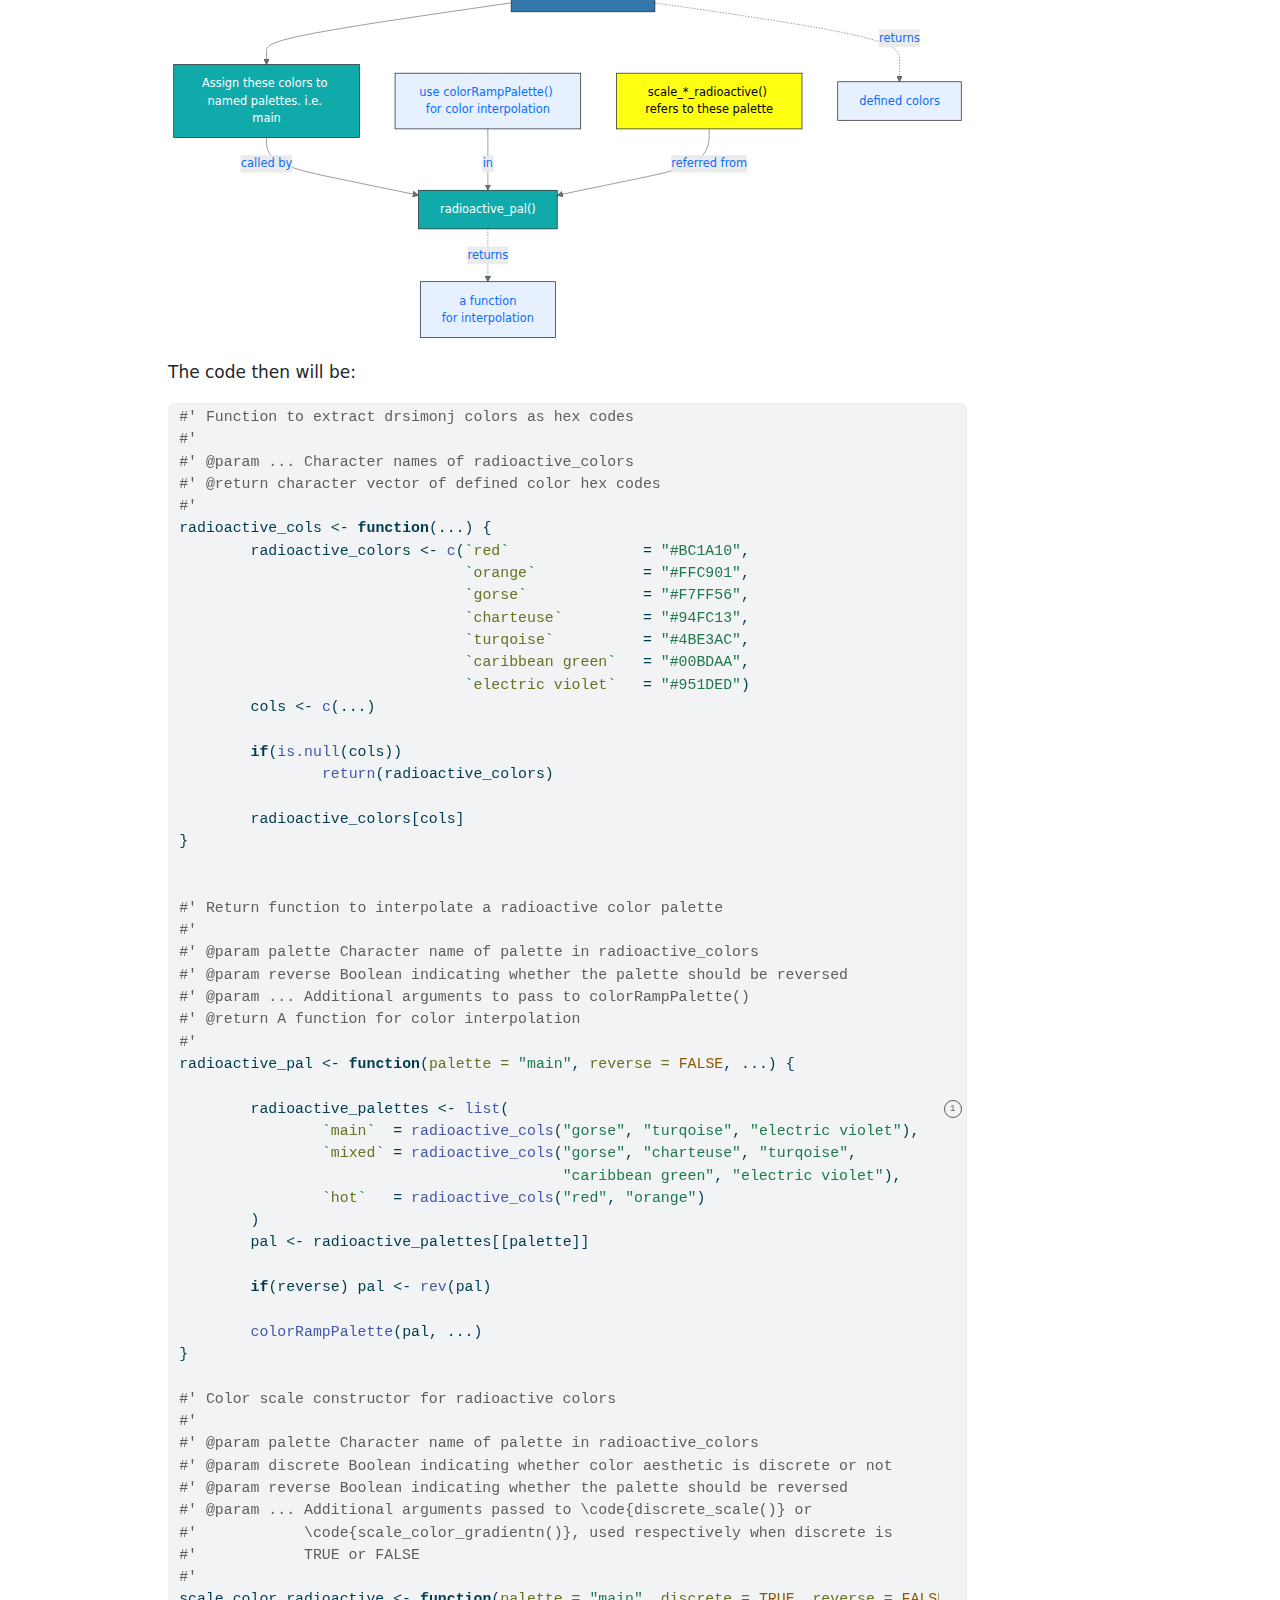
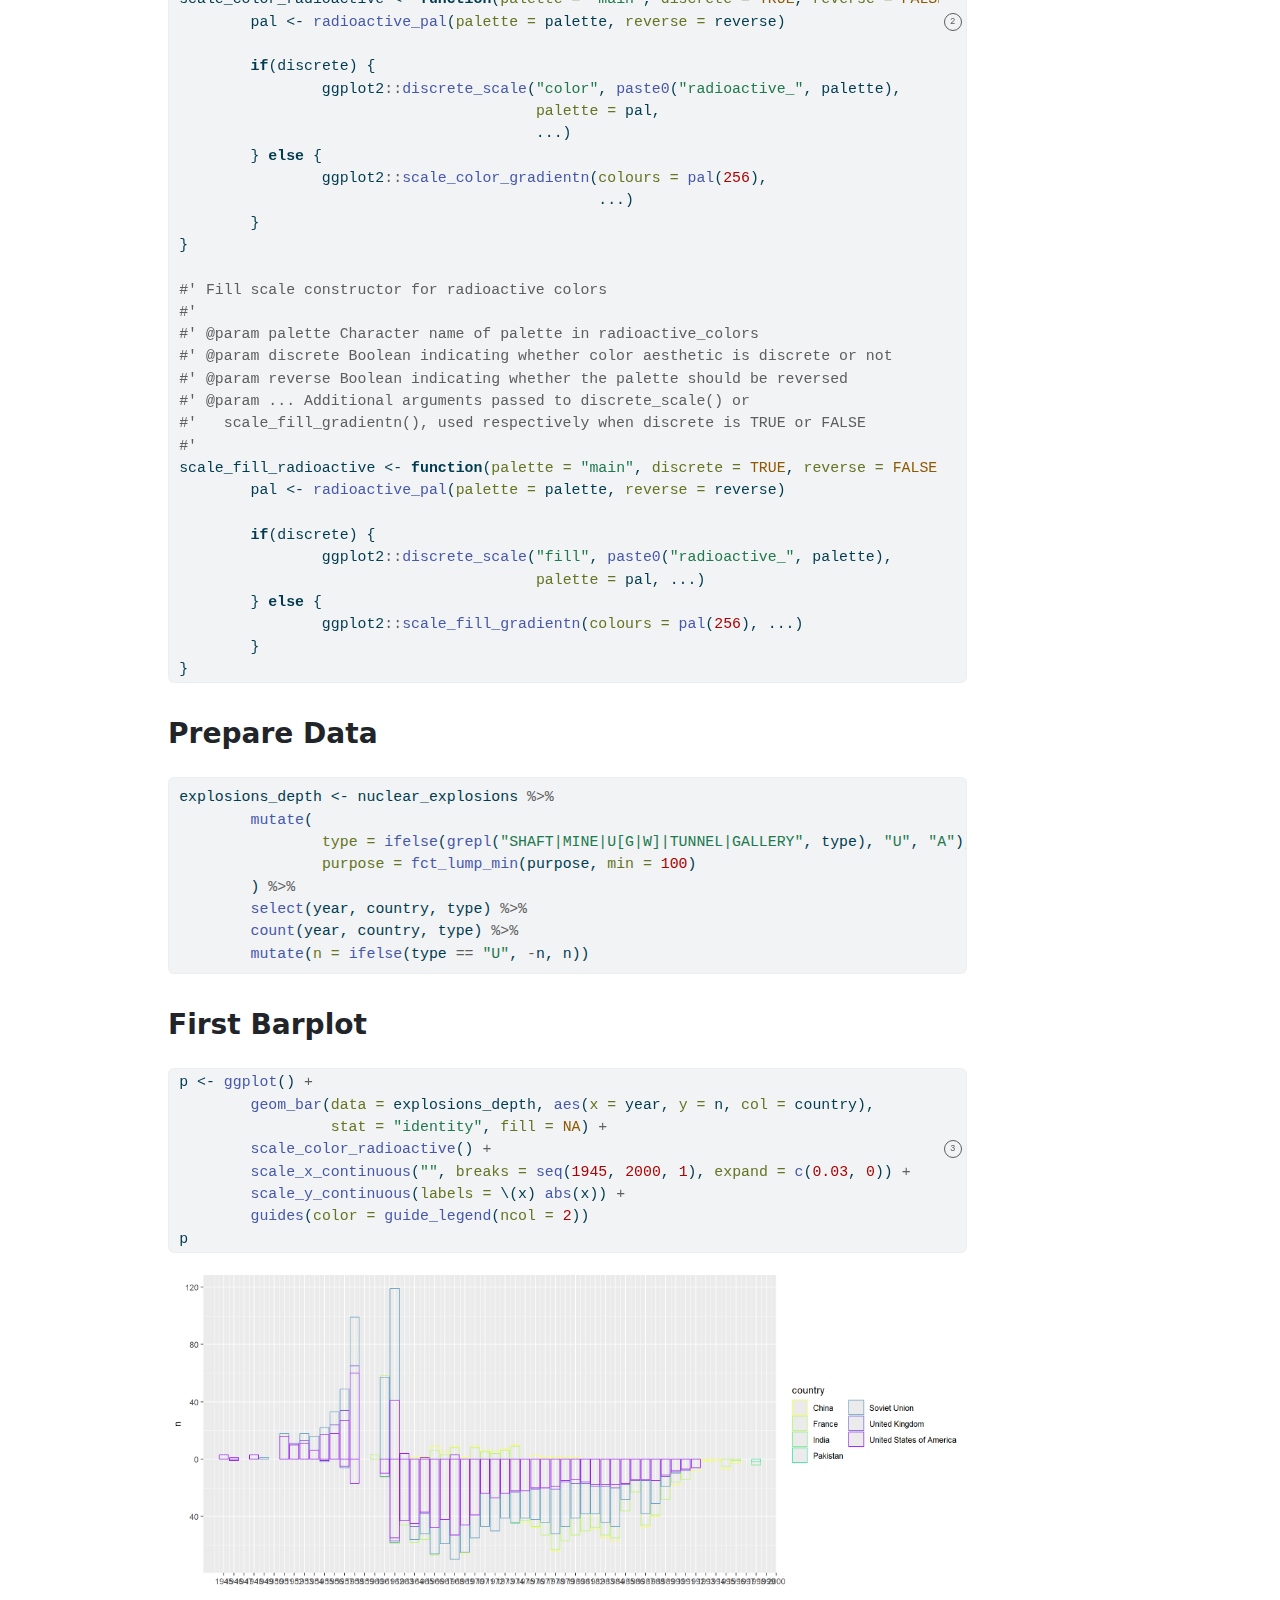
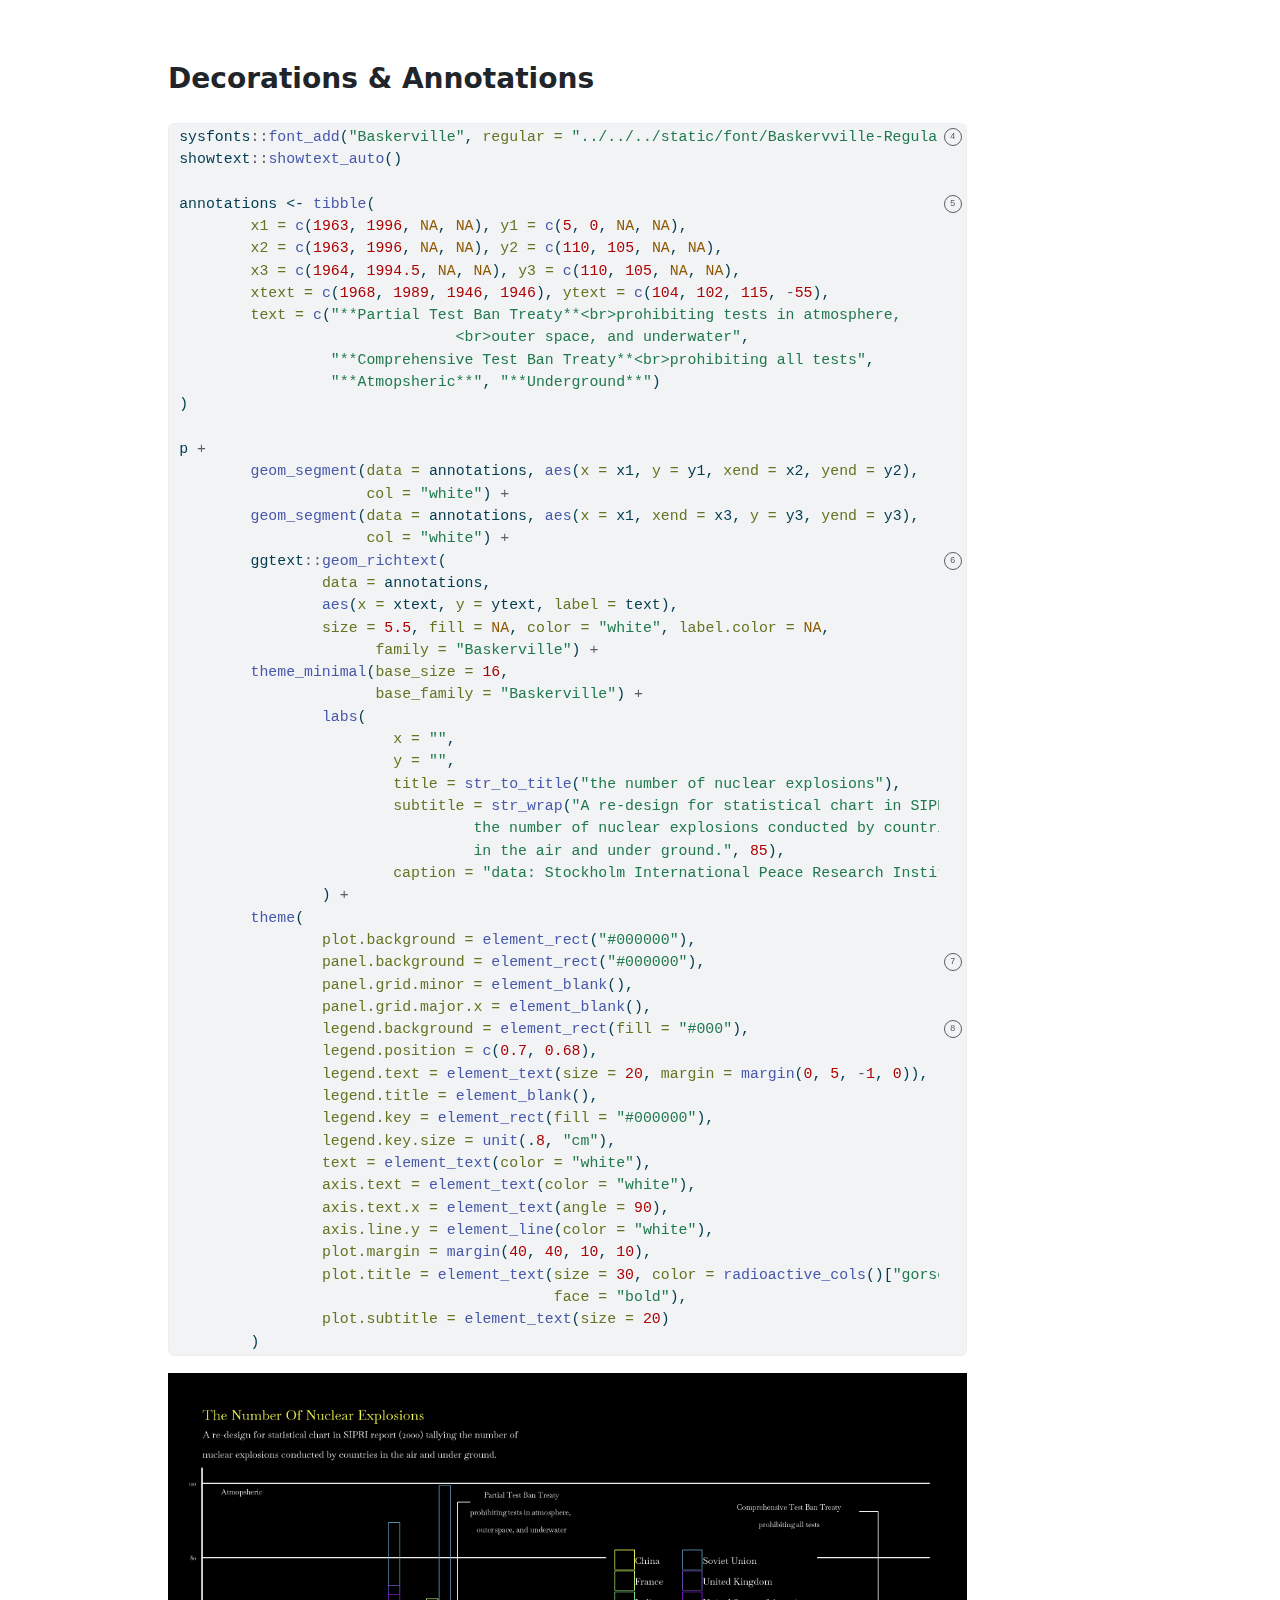
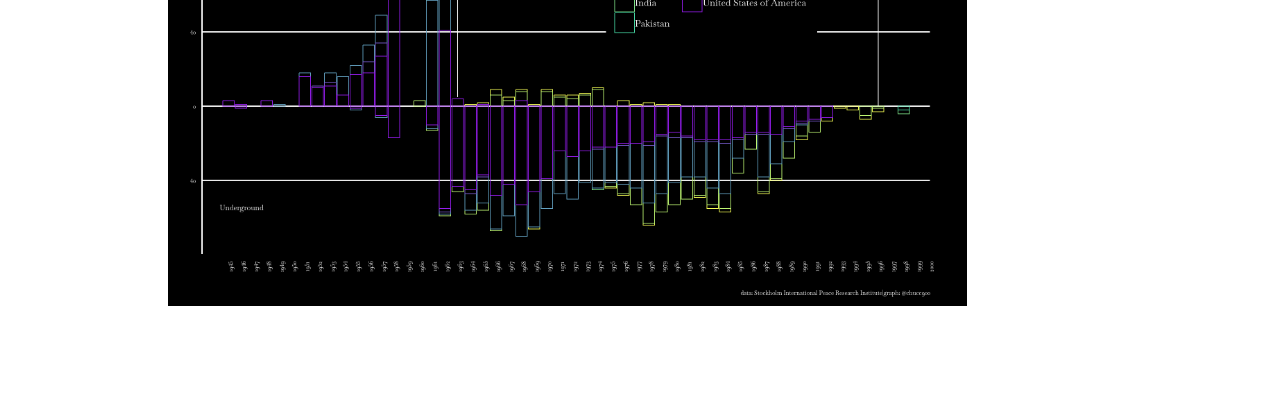
<file: R/2019/34/2019034-nuclear bomb.html>
<!DOCTYPE html>
<html xmlns="http://www.w3.org/1999/xhtml" lang="en" xml:lang="en"><head>

<meta charset="utf-8">
<meta name="generator" content="quarto-1.6.39">

<meta name="viewport" content="width=device-width, initial-scale=1.0, user-scalable=yes">


<title>2019033-emperors</title>
<style>
code{white-space: pre-wrap;}
span.smallcaps{font-variant: small-caps;}
div.columns{display: flex; gap: min(4vw, 1.5em);}
div.column{flex: auto; overflow-x: auto;}
div.hanging-indent{margin-left: 1.5em; text-indent: -1.5em;}
ul.task-list{list-style: none;}
ul.task-list li input[type="checkbox"] {
  width: 0.8em;
  margin: 0 0.8em 0.2em -1em; /* quarto-specific, see https://github.com/quarto-dev/quarto-cli/issues/4556 */ 
  vertical-align: middle;
}
/* CSS for syntax highlighting */
pre > code.sourceCode { white-space: pre; position: relative; }
pre > code.sourceCode > span { line-height: 1.25; }
pre > code.sourceCode > span:empty { height: 1.2em; }
.sourceCode { overflow: visible; }
code.sourceCode > span { color: inherit; text-decoration: inherit; }
div.sourceCode { margin: 1em 0; }
pre.sourceCode { margin: 0; }
@media screen {
div.sourceCode { overflow: auto; }
}
@media print {
pre > code.sourceCode { white-space: pre-wrap; }
pre > code.sourceCode > span { display: inline-block; text-indent: -5em; padding-left: 5em; }
}
pre.numberSource code
  { counter-reset: source-line 0; }
pre.numberSource code > span
  { position: relative; left: -4em; counter-increment: source-line; }
pre.numberSource code > span > a:first-child::before
  { content: counter(source-line);
    position: relative; left: -1em; text-align: right; vertical-align: baseline;
    border: none; display: inline-block;
    -webkit-touch-callout: none; -webkit-user-select: none;
    -khtml-user-select: none; -moz-user-select: none;
    -ms-user-select: none; user-select: none;
    padding: 0 4px; width: 4em;
  }
pre.numberSource { margin-left: 3em;  padding-left: 4px; }
div.sourceCode
  {   }
@media screen {
pre > code.sourceCode > span > a:first-child::before { text-decoration: underline; }
}
</style>


<script src="2019034-nuclear bomb_files/libs/clipboard/clipboard.min.js"></script>
<script src="2019034-nuclear bomb_files/libs/quarto-html/quarto.js"></script>
<script src="2019034-nuclear bomb_files/libs/quarto-html/popper.min.js"></script>
<script src="2019034-nuclear bomb_files/libs/quarto-html/tippy.umd.min.js"></script>
<script src="2019034-nuclear bomb_files/libs/quarto-html/anchor.min.js"></script>
<link href="2019034-nuclear bomb_files/libs/quarto-html/tippy.css" rel="stylesheet">
<link href="2019034-nuclear bomb_files/libs/quarto-html/quarto-syntax-highlighting-e26003cea8cd680ca0c55a263523d882.css" rel="stylesheet" id="quarto-text-highlighting-styles">
<script src="2019034-nuclear bomb_files/libs/bootstrap/bootstrap.min.js"></script>
<link href="2019034-nuclear bomb_files/libs/bootstrap/bootstrap-icons.css" rel="stylesheet">
<link href="2019034-nuclear bomb_files/libs/bootstrap/bootstrap-8a79a254b8e706d3c925cde0a310d4f0.min.css" rel="stylesheet" append-hash="true" id="quarto-bootstrap" data-mode="light">
<script src="2019034-nuclear bomb_files/libs/quarto-contrib/glightbox/glightbox.min.js"></script>
<link href="2019034-nuclear bomb_files/libs/quarto-contrib/glightbox/glightbox.min.css" rel="stylesheet">
<link href="2019034-nuclear bomb_files/libs/quarto-contrib/glightbox/lightbox.css" rel="stylesheet">
<script src="2019034-nuclear bomb_files/libs/quarto-diagram/mermaid.min.js"></script>
<script src="2019034-nuclear bomb_files/libs/quarto-diagram/mermaid-init.js"></script>
<link href="2019034-nuclear bomb_files/libs/quarto-diagram/mermaid.css" rel="stylesheet">
<link href="2019034-nuclear bomb_files/libs/htmltools-fill-0.5.8.1/fill.css" rel="stylesheet">

<script src="2019034-nuclear bomb_files/libs/htmlwidgets-1.6.4/htmlwidgets.js"></script>

<script src="2019034-nuclear bomb_files/libs/jquery-3.5.1/jquery.min.js"></script>

<script src="2019034-nuclear bomb_files/libs/proj4js-2.3.15/proj4.js"></script>

<link href="2019034-nuclear bomb_files/libs/highcharts-9.3.1/css/motion.css" rel="stylesheet">

<script src="2019034-nuclear bomb_files/libs/highcharts-9.3.1/highcharts.js"></script>

<script src="2019034-nuclear bomb_files/libs/highcharts-9.3.1/highcharts-3d.js"></script>

<script src="2019034-nuclear bomb_files/libs/highcharts-9.3.1/highcharts-more.js"></script>

<script src="2019034-nuclear bomb_files/libs/highcharts-9.3.1/modules/stock.js"></script>

<script src="2019034-nuclear bomb_files/libs/highcharts-9.3.1/modules/map.js"></script>

<script src="2019034-nuclear bomb_files/libs/highcharts-9.3.1/modules/data.js"></script>

<script src="2019034-nuclear bomb_files/libs/highcharts-9.3.1/modules/exporting.js"></script>

<script src="2019034-nuclear bomb_files/libs/highcharts-9.3.1/modules/offline-exporting.js"></script>

<script src="2019034-nuclear bomb_files/libs/highcharts-9.3.1/modules/drilldown.js"></script>

<script src="2019034-nuclear bomb_files/libs/highcharts-9.3.1/modules/item-series.js"></script>

<script src="2019034-nuclear bomb_files/libs/highcharts-9.3.1/modules/overlapping-datalabels.js"></script>

<script src="2019034-nuclear bomb_files/libs/highcharts-9.3.1/modules/annotations.js"></script>

<script src="2019034-nuclear bomb_files/libs/highcharts-9.3.1/modules/export-data.js"></script>

<script src="2019034-nuclear bomb_files/libs/highcharts-9.3.1/modules/funnel.js"></script>

<script src="2019034-nuclear bomb_files/libs/highcharts-9.3.1/modules/heatmap.js"></script>

<script src="2019034-nuclear bomb_files/libs/highcharts-9.3.1/modules/treemap.js"></script>

<script src="2019034-nuclear bomb_files/libs/highcharts-9.3.1/modules/sankey.js"></script>

<script src="2019034-nuclear bomb_files/libs/highcharts-9.3.1/modules/dependency-wheel.js"></script>

<script src="2019034-nuclear bomb_files/libs/highcharts-9.3.1/modules/organization.js"></script>

<script src="2019034-nuclear bomb_files/libs/highcharts-9.3.1/modules/solid-gauge.js"></script>

<script src="2019034-nuclear bomb_files/libs/highcharts-9.3.1/modules/streamgraph.js"></script>

<script src="2019034-nuclear bomb_files/libs/highcharts-9.3.1/modules/sunburst.js"></script>

<script src="2019034-nuclear bomb_files/libs/highcharts-9.3.1/modules/vector.js"></script>

<script src="2019034-nuclear bomb_files/libs/highcharts-9.3.1/modules/wordcloud.js"></script>

<script src="2019034-nuclear bomb_files/libs/highcharts-9.3.1/modules/xrange.js"></script>

<script src="2019034-nuclear bomb_files/libs/highcharts-9.3.1/modules/tilemap.js"></script>

<script src="2019034-nuclear bomb_files/libs/highcharts-9.3.1/modules/venn.js"></script>

<script src="2019034-nuclear bomb_files/libs/highcharts-9.3.1/modules/gantt.js"></script>

<script src="2019034-nuclear bomb_files/libs/highcharts-9.3.1/modules/timeline.js"></script>

<script src="2019034-nuclear bomb_files/libs/highcharts-9.3.1/modules/parallel-coordinates.js"></script>

<script src="2019034-nuclear bomb_files/libs/highcharts-9.3.1/modules/bullet.js"></script>

<script src="2019034-nuclear bomb_files/libs/highcharts-9.3.1/modules/coloraxis.js"></script>

<script src="2019034-nuclear bomb_files/libs/highcharts-9.3.1/modules/dumbbell.js"></script>

<script src="2019034-nuclear bomb_files/libs/highcharts-9.3.1/modules/lollipop.js"></script>

<script src="2019034-nuclear bomb_files/libs/highcharts-9.3.1/modules/series-label.js"></script>

<script src="2019034-nuclear bomb_files/libs/highcharts-9.3.1/plugins/motion.js"></script>

<script src="2019034-nuclear bomb_files/libs/highcharts-9.3.1/custom/reset.js"></script>

<script src="2019034-nuclear bomb_files/libs/highcharts-9.3.1/modules/boost.js"></script>

<script src="2019034-nuclear bomb_files/libs/highchart-binding-0.9.4/highchart.js"></script>



</head>

<body>

<div id="quarto-content" class="page-columns page-rows-contents page-layout-article">
<div id="quarto-margin-sidebar" class="sidebar margin-sidebar">
  <nav id="TOC" role="doc-toc" class="toc-active">
    <h2 id="toc-title">Table of contents</h2>
   
  <ul>
  <li><a href="#nuclear-bomb-detonations-for-weapon-development" id="toc-nuclear-bomb-detonations-for-weapon-development" class="nav-link active" data-scroll-target="#nuclear-bomb-detonations-for-weapon-development">Nuclear bomb detonations for weapon development</a></li>
  <li><a href="#nuclear-bomb-detonations-over-the-years-among-countries" id="toc-nuclear-bomb-detonations-over-the-years-among-countries" class="nav-link" data-scroll-target="#nuclear-bomb-detonations-over-the-years-among-countries">Nuclear bomb detonations over the years among countries</a>
  <ul class="collapse">
  <li><a href="#creating-custom-color-palette" id="toc-creating-custom-color-palette" class="nav-link" data-scroll-target="#creating-custom-color-palette">Creating custom color palette</a></li>
  <li><a href="#prepare-data" id="toc-prepare-data" class="nav-link" data-scroll-target="#prepare-data">Prepare Data</a></li>
  <li><a href="#first-barplot" id="toc-first-barplot" class="nav-link" data-scroll-target="#first-barplot">First Barplot</a></li>
  <li><a href="#decorations-annotations" id="toc-decorations-annotations" class="nav-link" data-scroll-target="#decorations-annotations">Decorations &amp; Annotations</a></li>
  </ul></li>
  </ul>
</nav>
</div>
<main class="content" id="quarto-document-content">

<header id="title-block-header" class="quarto-title-block default">
<div class="quarto-title">
<h1 class="title">2019033-emperors</h1>
</div>



<div class="quarto-title-meta">

    
  
    
  </div>
  


</header>


<div class="callout callout-style-default callout-note callout-titled">
<div class="callout-header d-flex align-content-center">
<div class="callout-icon-container">
<i class="callout-icon"></i>
</div>
<div class="callout-title-container flex-fill">
Story
</div>
</div>
<div class="callout-body-container callout-body">
<p>The 7 countries started a nuclear development race since the world had witnessed the power of nuclear bombs used in the World War Ⅱ. There were 2050 detonations before the last one on record in 1998. It is no surprise that most of these detonations applied or tested for weaponry. Below we will find out the exact number of detonations for this particular purpose, as well as the changes in the number of detonations over the years and the power of these detonations in numbers.</p>
</div>
</div>
<section id="nuclear-bomb-detonations-for-weapon-development" class="level1">
<h1>Nuclear bomb detonations for weapon development</h1>
<p>We will start our analysis with a packed bubble chart to see the number of detonations for weapon development in each countries.</p>
<p>`highcharter` is a R library that uses the <a href="https://api.highcharts.com/highcharts/">highcharstJS API</a>. It may seem complex at first glance as Javascript heavily uses nested lists like JSON, but it offers interactivity. Here is a simple comparison between JS and R:</p>
<div class="columns">
<div class="column" style="width:45%;">
<section id="javascript" class="level3">
<h3 class="anchored" data-anchor-id="javascript">Javascript</h3>
<div class="cell">
<div class="sourceCode cell-code" id="cb1"><pre class="sourceCode js code-with-copy"><code class="sourceCode javascript"><span id="cb1-1"><a href="#cb1-1" aria-hidden="true" tabindex="-1"></a>Highchart<span class="op">.</span><span class="fu">chart</span>(<span class="st">'container'</span><span class="op">,</span> {</span>
<span id="cb1-2"><a href="#cb1-2" aria-hidden="true" tabindex="-1"></a>        <span class="dt">chart</span><span class="op">:</span> {</span>
<span id="cb1-3"><a href="#cb1-3" aria-hidden="true" tabindex="-1"></a>                <span class="dt">type</span><span class="op">:</span> <span class="st">'packedbubble'</span></span>
<span id="cb1-4"><a href="#cb1-4" aria-hidden="true" tabindex="-1"></a>        }</span>
<span id="cb1-5"><a href="#cb1-5" aria-hidden="true" tabindex="-1"></a>})</span></code><button title="Copy to Clipboard" class="code-copy-button"><i class="bi"></i></button></pre></div>
<script>
Highchart.chart('container', {
        chart: {
                type: 'packedbubble'
        }
})

</script>
</div>
</section>
</div><div class="column" style="width:5%;">

</div><div class="column" style="width:45%;">
<section id="r" class="level3">
<h3 class="anchored" data-anchor-id="r">R</h3>
<div class="cell">
<div class="sourceCode cell-code" id="cb2"><pre class="sourceCode r code-with-copy"><code class="sourceCode r"><span id="cb2-1"><a href="#cb2-1" aria-hidden="true" tabindex="-1"></a><span class="fu">hchart</span>(<span class="at">type =</span> <span class="st">"packedbubble"</span>)</span></code><button title="Copy to Clipboard" class="code-copy-button"><i class="bi"></i></button></pre></div>
</div>
</section>
</div>
</div>
<div class="cell">
<div class="sourceCode cell-code" id="annotated-cell-1"><pre class="sourceCode r code-annotation-code code-with-copy code-annotated"><code class="sourceCode r"><span id="annotated-cell-1-1"><a href="#annotated-cell-1-1" aria-hidden="true" tabindex="-1"></a>nuclear_explosions <span class="ot">&lt;-</span> nuclear_explosions <span class="sc">%&gt;%</span> </span>
<span id="annotated-cell-1-2"><a href="#annotated-cell-1-2" aria-hidden="true" tabindex="-1"></a>        <span class="fu">filter</span>(<span class="sc">!</span><span class="fu">is.na</span>(purpose)) <span class="sc">%&gt;%</span> </span>
<span id="annotated-cell-1-3"><a href="#annotated-cell-1-3" aria-hidden="true" tabindex="-1"></a>        <span class="fu">mutate</span>(</span>
<span id="annotated-cell-1-4"><a href="#annotated-cell-1-4" aria-hidden="true" tabindex="-1"></a>                <span class="co">#! country color are coerced into alphabetical orders </span></span>
<button class="code-annotation-anchor" data-target-cell="annotated-cell-1" data-target-annotation="1">1</button><span id="annotated-cell-1-5" class="code-annotation-target"><a href="#annotated-cell-1-5" aria-hidden="true" tabindex="-1"></a>                <span class="at">country =</span> <span class="fu">case_when</span>(</span>
<button class="code-annotation-anchor" data-target-cell="annotated-cell-1" data-target-annotation="2">2</button><span id="annotated-cell-1-6" class="code-annotation-target"><a href="#annotated-cell-1-6" aria-hidden="true" tabindex="-1"></a>                        country <span class="sc">==</span> <span class="st">"CHINA"</span>  <span class="sc">~</span> <span class="st">"China"</span>,</span>
<span id="annotated-cell-1-7"><a href="#annotated-cell-1-7" aria-hidden="true" tabindex="-1"></a>                        country <span class="sc">==</span> <span class="st">"FRANCE"</span> <span class="sc">~</span> <span class="st">"France"</span>,</span>
<span id="annotated-cell-1-8"><a href="#annotated-cell-1-8" aria-hidden="true" tabindex="-1"></a>                        country <span class="sc">==</span> <span class="st">"INDIA"</span>  <span class="sc">~</span> <span class="st">"India"</span>,</span>
<span id="annotated-cell-1-9"><a href="#annotated-cell-1-9" aria-hidden="true" tabindex="-1"></a>                        country <span class="sc">==</span> <span class="st">"PAKIST"</span> <span class="sc">~</span> <span class="st">"Pakistan"</span>,</span>
<span id="annotated-cell-1-10"><a href="#annotated-cell-1-10" aria-hidden="true" tabindex="-1"></a>                        country <span class="sc">==</span> <span class="st">"UK"</span>     <span class="sc">~</span> <span class="st">"United Kingdom"</span>,</span>
<span id="annotated-cell-1-11"><a href="#annotated-cell-1-11" aria-hidden="true" tabindex="-1"></a>                        country <span class="sc">==</span> <span class="st">"USA"</span>    <span class="sc">~</span> <span class="st">"United States of America"</span>,</span>
<span id="annotated-cell-1-12"><a href="#annotated-cell-1-12" aria-hidden="true" tabindex="-1"></a>                        country <span class="sc">==</span> <span class="st">"USSR"</span>   <span class="sc">~</span> <span class="st">"Soviet Union"</span>,</span>
<span id="annotated-cell-1-13"><a href="#annotated-cell-1-13" aria-hidden="true" tabindex="-1"></a>                )</span>
<span id="annotated-cell-1-14"><a href="#annotated-cell-1-14" aria-hidden="true" tabindex="-1"></a>        )</span><div class="code-annotation-gutter-bg"></div><div class="code-annotation-gutter"></div></code><button title="Copy to Clipboard" class="code-copy-button"><i class="bi"></i></button></pre></div>
<div class="cell-annotation">
<dl class="code-annotation-container-hidden code-annotation-container-grid">
<dt data-target-cell="annotated-cell-1" data-target-annotation="1">1</dt>
<dd>
<span data-code-cell="annotated-cell-1" data-code-lines="5,13" data-code-annotation="1">Recode the country names as they affect how they will be displayed on our chart.</span>
</dd>
<dt data-target-cell="annotated-cell-1" data-target-annotation="2">2</dt>
<dd>
<span data-code-cell="annotated-cell-1" data-code-lines="6,7,8,9,10,11,12" data-code-annotation="2">The display order is in alphabetical for the legend by default. I have not yet figured out how to customize it in <code>highcharter</code>.</span>
</dd>
</dl>
</div>
</div>
<div class="cell">
<div class="sourceCode cell-code" id="annotated-cell-2"><pre class="sourceCode r code-annotation-code code-with-copy code-annotated"><code class="sourceCode r"><span id="annotated-cell-2-1"><a href="#annotated-cell-2-1" aria-hidden="true" tabindex="-1"></a>nuclear_explosions_pb <span class="ot">&lt;-</span> nuclear_explosions <span class="sc">%&gt;%</span> </span>
<span id="annotated-cell-2-2"><a href="#annotated-cell-2-2" aria-hidden="true" tabindex="-1"></a>        <span class="fu">mutate</span>(<span class="at">purpose =</span> <span class="fu">ifelse</span>(<span class="fu">str_detect</span>(purpose, <span class="st">"WR"</span>), <span class="st">"WR"</span>, purpose)) <span class="sc">%&gt;%</span>  </span>
<span id="annotated-cell-2-3"><a href="#annotated-cell-2-3" aria-hidden="true" tabindex="-1"></a>        <span class="fu">count</span>(country, purpose) <span class="sc">%&gt;%</span> </span>
<span id="annotated-cell-2-4"><a href="#annotated-cell-2-4" aria-hidden="true" tabindex="-1"></a>        <span class="fu">mutate</span>(</span>
<span id="annotated-cell-2-5"><a href="#annotated-cell-2-5" aria-hidden="true" tabindex="-1"></a>                <span class="co">#! this only changes the colors of the inner bubbles</span></span>
<button class="code-annotation-anchor" data-target-cell="annotated-cell-2" data-target-annotation="3">3</button><span id="annotated-cell-2-6" class="code-annotation-target"><a href="#annotated-cell-2-6" aria-hidden="true" tabindex="-1"></a>                <span class="at">color =</span> <span class="fu">case_when</span>(</span>
<span id="annotated-cell-2-7"><a href="#annotated-cell-2-7" aria-hidden="true" tabindex="-1"></a>                        country <span class="sc">==</span> <span class="st">"China"</span>                   <span class="sc">~</span> <span class="st">"#3cb589"</span>,</span>
<span id="annotated-cell-2-8"><a href="#annotated-cell-2-8" aria-hidden="true" tabindex="-1"></a>                        country <span class="sc">==</span> <span class="st">"France"</span>                  <span class="sc">~</span> <span class="st">"#62c237"</span>,</span>
<span id="annotated-cell-2-9"><a href="#annotated-cell-2-9" aria-hidden="true" tabindex="-1"></a>                        country <span class="sc">==</span> <span class="st">"India"</span>                   <span class="sc">~</span> <span class="st">"#19C9AA"</span>,</span>
<span id="annotated-cell-2-10"><a href="#annotated-cell-2-10" aria-hidden="true" tabindex="-1"></a>                        country <span class="sc">==</span> <span class="st">"Pakistan"</span>                <span class="sc">~</span> <span class="st">"#276c99"</span>,</span>
<span id="annotated-cell-2-11"><a href="#annotated-cell-2-11" aria-hidden="true" tabindex="-1"></a>                        country <span class="sc">==</span> <span class="st">"Soviet Union"</span>            <span class="sc">~</span> <span class="st">"#7717bd"</span>,</span>
<span id="annotated-cell-2-12"><a href="#annotated-cell-2-12" aria-hidden="true" tabindex="-1"></a>                        country <span class="sc">==</span> <span class="st">"United Kingdom"</span>          <span class="sc">~</span> <span class="st">"#90ca20"</span>,</span>
<span id="annotated-cell-2-13"><a href="#annotated-cell-2-13" aria-hidden="true" tabindex="-1"></a>                        country <span class="sc">==</span> <span class="st">"United States of America"</span><span class="sc">~</span> <span class="st">"#c5cc44"</span></span>
<span id="annotated-cell-2-14"><a href="#annotated-cell-2-14" aria-hidden="true" tabindex="-1"></a>                )</span>
<span id="annotated-cell-2-15"><a href="#annotated-cell-2-15" aria-hidden="true" tabindex="-1"></a>        ) <span class="sc">%&gt;%</span></span>
<span id="annotated-cell-2-16"><a href="#annotated-cell-2-16" aria-hidden="true" tabindex="-1"></a>        <span class="fu">arrange</span>(<span class="fu">desc</span>(purpose))</span><div class="code-annotation-gutter-bg"></div><div class="code-annotation-gutter"></div></code><button title="Copy to Clipboard" class="code-copy-button"><i class="bi"></i></button></pre></div>
<div class="cell-annotation">
<dl class="code-annotation-container-hidden code-annotation-container-grid">
<dt data-target-cell="annotated-cell-2" data-target-annotation="3">3</dt>
<dd>
<span data-code-cell="annotated-cell-2" data-code-lines="6,7,8,9,10,11,12,13,14" data-code-annotation="3">Assign colors to inner bubbles, they will also be applied in the legend.</span>
</dd>
</dl>
</div>
</div>
<div class="callout callout-style-default callout-caution callout-titled">
<div class="callout-header d-flex align-content-center">
<div class="callout-icon-container">
<i class="callout-icon"></i>
</div>
<div class="callout-title-container flex-fill">
Bubble colors
</div>
</div>
<div class="callout-body-container callout-body">
<p>There are two types color sequence: colors of <strong>inner bubbles</strong> and colors of <strong>outer bubbles</strong>. The outer bubble is a larger bubble that encapsulates all the other smaller bubbles, thus the inner bubbles.</p>
<p>By default, <strong>darker colors</strong> of the same hue are applied to <strong>inner bubbles</strong> as well as in the <strong>legend</strong>, while lighter colors are applied to outer bubbles.</p>
</div>
</div>
<div class="cell">
<div class="sourceCode cell-code" id="annotated-cell-3"><pre class="sourceCode r code-annotation-code code-with-copy code-annotated"><code class="sourceCode r"><span id="annotated-cell-3-1"><a href="#annotated-cell-3-1" aria-hidden="true" tabindex="-1"></a>packed_bubble_outer_col <span class="ot">&lt;-</span> <span class="fu">c</span>(<span class="st">"#4BE3AC"</span>, <span class="st">"#7BF345"</span>, <span class="st">"#19C9AA"</span>, <span class="st">"#3187C0"</span>, <span class="st">"#951DED"</span>, <span class="st">"#B5FD29"</span>, <span class="st">"#F7FF56"</span>)</span>
<span id="annotated-cell-3-2"><a href="#annotated-cell-3-2" aria-hidden="true" tabindex="-1"></a></span>
<span id="annotated-cell-3-3"><a href="#annotated-cell-3-3" aria-hidden="true" tabindex="-1"></a>hc_theme_radioactive <span class="ot">&lt;-</span> <span class="fu">hc_theme_merge</span>(</span>
<button class="code-annotation-anchor" data-target-cell="annotated-cell-3" data-target-annotation="5">5</button><span id="annotated-cell-3-4" class="code-annotation-target"><a href="#annotated-cell-3-4" aria-hidden="true" tabindex="-1"></a>        <span class="fu">hc_theme_null</span>(),</span>
<span id="annotated-cell-3-5"><a href="#annotated-cell-3-5" aria-hidden="true" tabindex="-1"></a>        <span class="fu">hc_theme</span>(</span>
<span id="annotated-cell-3-6"><a href="#annotated-cell-3-6" aria-hidden="true" tabindex="-1"></a>                <span class="co">#! this change the colors of the outer bubbles</span></span>
<button class="code-annotation-anchor" data-target-cell="annotated-cell-3" data-target-annotation="4">4</button><span id="annotated-cell-3-7" class="code-annotation-target"><a href="#annotated-cell-3-7" aria-hidden="true" tabindex="-1"></a>                <span class="at">colors =</span> packed_bubble_outer_col,</span>
<span id="annotated-cell-3-8"><a href="#annotated-cell-3-8" aria-hidden="true" tabindex="-1"></a>                <span class="at">chart =</span> <span class="fu">list</span>(<span class="at">backgroundColor =</span> <span class="st">"#000000"</span>), </span>
<span id="annotated-cell-3-9"><a href="#annotated-cell-3-9" aria-hidden="true" tabindex="-1"></a>                <span class="at">title =</span> <span class="fu">list</span>(<span class="at">style =</span> <span class="fu">list</span>(<span class="at">color =</span> <span class="st">"white"</span>)), </span>
<span id="annotated-cell-3-10"><a href="#annotated-cell-3-10" aria-hidden="true" tabindex="-1"></a>                <span class="at">subtitle =</span> <span class="fu">list</span>(<span class="at">style =</span> <span class="fu">list</span>(<span class="at">color =</span> <span class="st">"white"</span>)), </span>
<span id="annotated-cell-3-11"><a href="#annotated-cell-3-11" aria-hidden="true" tabindex="-1"></a>                <span class="at">legend =</span> <span class="fu">list</span>(<span class="at">itemStyle =</span> <span class="fu">list</span>(<span class="at">color =</span> <span class="st">"grey"</span>), <span class="at">itemHoverStyle =</span> <span class="fu">list</span>(<span class="at">color =</span> <span class="st">"white"</span>))</span>
<span id="annotated-cell-3-12"><a href="#annotated-cell-3-12" aria-hidden="true" tabindex="-1"></a>        )</span>
<span id="annotated-cell-3-13"><a href="#annotated-cell-3-13" aria-hidden="true" tabindex="-1"></a>)</span><div class="code-annotation-gutter-bg"></div><div class="code-annotation-gutter"></div></code><button title="Copy to Clipboard" class="code-copy-button"><i class="bi"></i></button></pre></div>
<div class="cell-annotation">
<dl class="code-annotation-container-hidden code-annotation-container-grid">
<dt data-target-cell="annotated-cell-3" data-target-annotation="4">4</dt>
<dd>
<span data-code-cell="annotated-cell-3" data-code-lines="7" data-code-annotation="4">The outer bubble colors are set in the `hc_theme()` and doesn’t impact the inner bubble colors.</span>
</dd>
<dt data-target-cell="annotated-cell-3" data-target-annotation="5">5</dt>
<dd>
<span data-code-cell="annotated-cell-3" data-code-lines="4" data-code-annotation="5">It is best to initiate a null theme `hc_theme_null()` (the equivalent `theme_grey()` in ggplot2 syntax) before customizing your theme.</span>
</dd>
</dl>
</div>
</div>
<div class="callout callout-style-default callout-important callout-titled">
<div class="callout-header d-flex align-content-center">
<div class="callout-icon-container">
<i class="callout-icon"></i>
</div>
<div class="callout-title-container flex-fill">
Plot Options
</div>
</div>
<div class="callout-body-container callout-body">
<p>Remember that you can always refer to the <a href="https://api.highcharts.com/highcharts/plotOptions.packedbubble">documentation</a> to explore what Hightcharts has to offer. Things to note when you convert JS code to R code:</p>
<ul>
<li><p>Every object is converted to a list in R. Consider the following example:</p>
<div class="columns">
<div class="column" style="width:45%;">
<h3 id="js" class="anchored">JS</h3>
<div class="cell">
<div class="sourceCode cell-code" id="cb3"><pre class="sourceCode js code-with-copy"><code class="sourceCode javascript"><span id="cb3-1"><a href="#cb3-1" aria-hidden="true" tabindex="-1"></a>plotOptions<span class="op">:</span> {</span>
<span id="cb3-2"><a href="#cb3-2" aria-hidden="true" tabindex="-1"></a>        <span class="dt">packedbubble</span><span class="op">:</span> {</span>
<span id="cb3-3"><a href="#cb3-3" aria-hidden="true" tabindex="-1"></a>                <span class="dt">minSize</span><span class="op">:</span> <span class="st">"20%"</span><span class="op">,</span> </span>
<span id="cb3-4"><a href="#cb3-4" aria-hidden="true" tabindex="-1"></a>                <span class="dt">maxSize</span><span class="op">:</span> <span class="st">"100%"</span><span class="op">,</span> </span>
<span id="cb3-5"><a href="#cb3-5" aria-hidden="true" tabindex="-1"></a>                <span class="dt">zMin</span><span class="op">:</span> <span class="dv">0</span><span class="op">,</span> </span>
<span id="cb3-6"><a href="#cb3-6" aria-hidden="true" tabindex="-1"></a>                <span class="dt">zMax</span><span class="op">:</span> <span class="dv">1000</span><span class="op">,</span></span>
<span id="cb3-7"><a href="#cb3-7" aria-hidden="true" tabindex="-1"></a>                <span class="dt">layoutAlgorithm</span><span class="op">:</span> {</span>
<span id="cb3-8"><a href="#cb3-8" aria-hidden="true" tabindex="-1"></a>                        <span class="dt">gravitationalConstant</span><span class="op">:</span> <span class="fl">0.05</span><span class="op">,</span> </span>
<span id="cb3-9"><a href="#cb3-9" aria-hidden="true" tabindex="-1"></a>                        <span class="dt">splitSeries</span><span class="op">:</span> <span class="kw">true</span><span class="op">,</span> </span>
<span id="cb3-10"><a href="#cb3-10" aria-hidden="true" tabindex="-1"></a>                        <span class="dt">seriesInteraction</span><span class="op">:</span> <span class="kw">false</span><span class="op">,</span> </span>
<span id="cb3-11"><a href="#cb3-11" aria-hidden="true" tabindex="-1"></a>                        <span class="dt">dragBetweenSeries</span><span class="op">:</span> <span class="kw">true</span><span class="op">,</span> </span>
<span id="cb3-12"><a href="#cb3-12" aria-hidden="true" tabindex="-1"></a>                        <span class="dt">parentNodeLimit</span><span class="op">:</span> <span class="kw">true</span></span>
<span id="cb3-13"><a href="#cb3-13" aria-hidden="true" tabindex="-1"></a>                }<span class="op">,</span></span>
<span id="cb3-14"><a href="#cb3-14" aria-hidden="true" tabindex="-1"></a>                <span class="dt">dataLabels</span><span class="op">:</span> {</span>
<span id="cb3-15"><a href="#cb3-15" aria-hidden="true" tabindex="-1"></a>                        <span class="dt">enabled</span><span class="op">:</span> <span class="kw">true</span><span class="op">,</span> </span>
<span id="cb3-16"><a href="#cb3-16" aria-hidden="true" tabindex="-1"></a>                        <span class="dt">format</span><span class="op">:</span> <span class="st">'{pont.name}'</span><span class="op">,</span> </span>
<span id="cb3-17"><a href="#cb3-17" aria-hidden="true" tabindex="-1"></a>                        <span class="dt">filter</span><span class="op">:</span> {</span>
<span id="cb3-18"><a href="#cb3-18" aria-hidden="true" tabindex="-1"></a>                                <span class="dt">property</span><span class="op">:</span> <span class="st">'y'</span><span class="op">,</span> </span>
<span id="cb3-19"><a href="#cb3-19" aria-hidden="true" tabindex="-1"></a>                                <span class="dt">operator</span><span class="op">:</span> <span class="st">'&gt;'</span><span class="op">,</span> </span>
<span id="cb3-20"><a href="#cb3-20" aria-hidden="true" tabindex="-1"></a>                                <span class="dt">value</span><span class="op">:</span> <span class="dv">250</span></span>
<span id="cb3-21"><a href="#cb3-21" aria-hidden="true" tabindex="-1"></a>                        }</span>
<span id="cb3-22"><a href="#cb3-22" aria-hidden="true" tabindex="-1"></a>                }</span>
<span id="cb3-23"><a href="#cb3-23" aria-hidden="true" tabindex="-1"></a>        }</span>
<span id="cb3-24"><a href="#cb3-24" aria-hidden="true" tabindex="-1"></a>}</span></code><button title="Copy to Clipboard" class="code-copy-button"><i class="bi"></i></button></pre></div>
<script>
plotOptions: {
        packedbubble: {
                minSize: "20%", 
                maxSize: "100%", 
                zMin: 0, 
                zMax: 1000,
                layoutAlgorithm: {
                        gravitationalConstant: 0.05, 
                        splitSeries: true, 
                        seriesInteraction: false, 
                        dragBetweenSeries: true, 
                        parentNodeLimit: true
                },
                dataLabels: {
                        enabled: true, 
                        format: '{pont.name}', 
                        filter: {
                                property: 'y', 
                                operator: '>', 
                                value: 250
                        }
                }
        }
}
</script>
</div>
</div><div class="column" style="width:5%;">

</div><div class="column" style="width:45%;">
<h3 id="r-1" class="anchored">R</h3>
<div class="cell">
<div class="sourceCode cell-code" id="cb4"><pre class="sourceCode r code-with-copy"><code class="sourceCode r"><span id="cb4-1"><a href="#cb4-1" aria-hidden="true" tabindex="-1"></a><span class="fu">hc_plotOptions</span>(</span>
<span id="cb4-2"><a href="#cb4-2" aria-hidden="true" tabindex="-1"></a>        <span class="at">packedbubble =</span> <span class="fu">list</span>(</span>
<span id="cb4-3"><a href="#cb4-3" aria-hidden="true" tabindex="-1"></a>                <span class="at">minSize =</span> <span class="st">"20%"</span>, </span>
<span id="cb4-4"><a href="#cb4-4" aria-hidden="true" tabindex="-1"></a>                <span class="at">maxSize =</span> <span class="st">"100%"</span>, </span>
<span id="cb4-5"><a href="#cb4-5" aria-hidden="true" tabindex="-1"></a>                <span class="at">zMin =</span> <span class="dv">0</span>, </span>
<span id="cb4-6"><a href="#cb4-6" aria-hidden="true" tabindex="-1"></a>                <span class="at">zMax =</span> <span class="dv">1000</span>, </span>
<span id="cb4-7"><a href="#cb4-7" aria-hidden="true" tabindex="-1"></a>                <span class="at">layoutAlgorithm =</span> <span class="fu">list</span>(</span>
<span id="cb4-8"><a href="#cb4-8" aria-hidden="true" tabindex="-1"></a>                        <span class="at">gravitationalConstant =</span> <span class="fl">0.05</span>, </span>
<span id="cb4-9"><a href="#cb4-9" aria-hidden="true" tabindex="-1"></a>                        <span class="at">splitSeries =</span> <span class="cn">TRUE</span>, </span>
<span id="cb4-10"><a href="#cb4-10" aria-hidden="true" tabindex="-1"></a>                        <span class="at">seriesInteraction =</span> <span class="cn">FALSE</span>, </span>
<span id="cb4-11"><a href="#cb4-11" aria-hidden="true" tabindex="-1"></a>                        <span class="at">dragBetweenSeries =</span> <span class="cn">TRUE</span>, </span>
<span id="cb4-12"><a href="#cb4-12" aria-hidden="true" tabindex="-1"></a>                        <span class="at">parentNodeLimit =</span> <span class="cn">TRUE</span></span>
<span id="cb4-13"><a href="#cb4-13" aria-hidden="true" tabindex="-1"></a>                ), </span>
<span id="cb4-14"><a href="#cb4-14" aria-hidden="true" tabindex="-1"></a>                <span class="at">dataLabels =</span> <span class="fu">list</span>(</span>
<span id="cb4-15"><a href="#cb4-15" aria-hidden="true" tabindex="-1"></a>                        <span class="at">enabled =</span> <span class="cn">TRUE</span>, </span>
<span id="cb4-16"><a href="#cb4-16" aria-hidden="true" tabindex="-1"></a>                        <span class="at">format =</span> <span class="st">"{point.name}"</span>, </span>
<span id="cb4-17"><a href="#cb4-17" aria-hidden="true" tabindex="-1"></a>                        <span class="at">filter =</span> <span class="fu">list</span>(</span>
<span id="cb4-18"><a href="#cb4-18" aria-hidden="true" tabindex="-1"></a>                                <span class="at">property =</span> <span class="st">"y"</span>, </span>
<span id="cb4-19"><a href="#cb4-19" aria-hidden="true" tabindex="-1"></a>                                <span class="at">operator =</span> <span class="st">"&gt;"</span>, </span>
<span id="cb4-20"><a href="#cb4-20" aria-hidden="true" tabindex="-1"></a>                                <span class="at">value =</span> <span class="dv">250</span></span>
<span id="cb4-21"><a href="#cb4-21" aria-hidden="true" tabindex="-1"></a>                        )</span>
<span id="cb4-22"><a href="#cb4-22" aria-hidden="true" tabindex="-1"></a>                )</span>
<span id="cb4-23"><a href="#cb4-23" aria-hidden="true" tabindex="-1"></a>        )</span>
<span id="cb4-24"><a href="#cb4-24" aria-hidden="true" tabindex="-1"></a>)</span></code><button title="Copy to Clipboard" class="code-copy-button"><i class="bi"></i></button></pre></div>
</div>
</div>
</div></li>
</ul>
</div>
</div>
<div class="cell">
<div class="sourceCode cell-code" id="annotated-cell-4"><pre class="sourceCode r code-annotation-code code-with-copy code-annotated"><code class="sourceCode r"><span id="annotated-cell-4-1"><a href="#annotated-cell-4-1" aria-hidden="true" tabindex="-1"></a>hc_packedbubble <span class="ot">&lt;-</span> nuclear_explosions_pb <span class="sc">%&gt;%</span> </span>
<span id="annotated-cell-4-2"><a href="#annotated-cell-4-2" aria-hidden="true" tabindex="-1"></a>        <span class="fu">hchart</span>(</span>
<span id="annotated-cell-4-3"><a href="#annotated-cell-4-3" aria-hidden="true" tabindex="-1"></a>                <span class="co"># declare chart type</span></span>
<span id="annotated-cell-4-4"><a href="#annotated-cell-4-4" aria-hidden="true" tabindex="-1"></a>                <span class="at">type =</span> <span class="st">"packedbubble"</span>, </span>
<span id="annotated-cell-4-5"><a href="#annotated-cell-4-5" aria-hidden="true" tabindex="-1"></a>                <span class="co"># aesthestic arguments take directly from that in highcharterJS</span></span>
<button class="code-annotation-anchor" data-target-cell="annotated-cell-4" data-target-annotation="7">7</button><span id="annotated-cell-4-6" class="code-annotation-target"><a href="#annotated-cell-4-6" aria-hidden="true" tabindex="-1"></a>                <span class="fu">hcaes</span>(</span>
<span id="annotated-cell-4-7"><a href="#annotated-cell-4-7" aria-hidden="true" tabindex="-1"></a>                        <span class="at">name =</span> purpose,</span>
<span id="annotated-cell-4-8"><a href="#annotated-cell-4-8" aria-hidden="true" tabindex="-1"></a>                        <span class="at">value =</span> n,</span>
<span id="annotated-cell-4-9"><a href="#annotated-cell-4-9" aria-hidden="true" tabindex="-1"></a>                        <span class="at">group =</span> country,</span>
<span id="annotated-cell-4-10"><a href="#annotated-cell-4-10" aria-hidden="true" tabindex="-1"></a>                        <span class="at">color =</span> color</span>
<span id="annotated-cell-4-11"><a href="#annotated-cell-4-11" aria-hidden="true" tabindex="-1"></a>                )</span>
<span id="annotated-cell-4-12"><a href="#annotated-cell-4-12" aria-hidden="true" tabindex="-1"></a>        ) <span class="sc">%&gt;%</span> </span>
<span id="annotated-cell-4-13"><a href="#annotated-cell-4-13" aria-hidden="true" tabindex="-1"></a>        <span class="fu">hc_plotOptions</span>(</span>
<span id="annotated-cell-4-14"><a href="#annotated-cell-4-14" aria-hidden="true" tabindex="-1"></a>                <span class="at">packedbubble =</span> <span class="fu">list</span>(</span>
<span id="annotated-cell-4-15"><a href="#annotated-cell-4-15" aria-hidden="true" tabindex="-1"></a>                        <span class="at">minSize =</span> <span class="st">"20%"</span>,</span>
<span id="annotated-cell-4-16"><a href="#annotated-cell-4-16" aria-hidden="true" tabindex="-1"></a>                        <span class="at">maxsize =</span> <span class="st">"100%"</span>,</span>
<button class="code-annotation-anchor" data-target-cell="annotated-cell-4" data-target-annotation="8">8</button><span id="annotated-cell-4-17" class="code-annotation-target"><a href="#annotated-cell-4-17" aria-hidden="true" tabindex="-1"></a>                        <span class="at">zMin =</span> <span class="dv">0</span>,</span>
<span id="annotated-cell-4-18"><a href="#annotated-cell-4-18" aria-hidden="true" tabindex="-1"></a>                        <span class="at">layoutAlgorithm =</span> <span class="fu">list</span>(</span>
<button class="code-annotation-anchor" data-target-cell="annotated-cell-4" data-target-annotation="9">9</button><span id="annotated-cell-4-19" class="code-annotation-target"><a href="#annotated-cell-4-19" aria-hidden="true" tabindex="-1"></a>                                <span class="at">gravitationalConstant =</span> <span class="fl">0.05</span>,</span>
<button class="code-annotation-anchor" data-target-cell="annotated-cell-4" data-target-annotation="10">10</button><span id="annotated-cell-4-20" class="code-annotation-target"><a href="#annotated-cell-4-20" aria-hidden="true" tabindex="-1"></a>                                <span class="at">splitSeries =</span>  <span class="cn">TRUE</span>,</span>
<button class="code-annotation-anchor" data-target-cell="annotated-cell-4" data-target-annotation="11">11</button><span id="annotated-cell-4-21" class="code-annotation-target"><a href="#annotated-cell-4-21" aria-hidden="true" tabindex="-1"></a>                                <span class="at">seriesInteraction =</span> <span class="cn">FALSE</span>,</span>
<button class="code-annotation-anchor" data-target-cell="annotated-cell-4" data-target-annotation="12">12</button><span id="annotated-cell-4-22" class="code-annotation-target"><a href="#annotated-cell-4-22" aria-hidden="true" tabindex="-1"></a>                                <span class="at">dragBetweenSeries =</span> <span class="cn">FALSE</span>,</span>
<span id="annotated-cell-4-23"><a href="#annotated-cell-4-23" aria-hidden="true" tabindex="-1"></a>                                <span class="at">parentNodeLimit =</span> <span class="cn">FALSE</span></span>
<span id="annotated-cell-4-24"><a href="#annotated-cell-4-24" aria-hidden="true" tabindex="-1"></a>                        ), </span>
<span id="annotated-cell-4-25"><a href="#annotated-cell-4-25" aria-hidden="true" tabindex="-1"></a>                        <span class="at">dataLabels =</span> <span class="fu">list</span>(</span>
<span id="annotated-cell-4-26"><a href="#annotated-cell-4-26" aria-hidden="true" tabindex="-1"></a>                                <span class="at">enabled =</span> <span class="cn">TRUE</span>,</span>
<span id="annotated-cell-4-27"><a href="#annotated-cell-4-27" aria-hidden="true" tabindex="-1"></a>                                <span class="at">format =</span> <span class="st">'{point.name}'</span>, </span>
<span id="annotated-cell-4-28"><a href="#annotated-cell-4-28" aria-hidden="true" tabindex="-1"></a>                                <span class="co"># filter `purpose == 'WR'`</span></span>
<span id="annotated-cell-4-29"><a href="#annotated-cell-4-29" aria-hidden="true" tabindex="-1"></a>                                <span class="at">filter =</span> <span class="fu">list</span>(</span>
<button class="code-annotation-anchor" data-target-cell="annotated-cell-4" data-target-annotation="13">13</button><span id="annotated-cell-4-30" class="code-annotation-target"><a href="#annotated-cell-4-30" aria-hidden="true" tabindex="-1"></a>                                        <span class="at">property =</span> <span class="st">'x'</span>,</span>
<button class="code-annotation-anchor" data-target-cell="annotated-cell-4" data-target-annotation="14">14</button><span id="annotated-cell-4-31" class="code-annotation-target"><a href="#annotated-cell-4-31" aria-hidden="true" tabindex="-1"></a>                                        <span class="at">operator =</span>  <span class="st">'==='</span>,</span>
<button class="code-annotation-anchor" data-target-cell="annotated-cell-4" data-target-annotation="15">15</button><span id="annotated-cell-4-32" class="code-annotation-target"><a href="#annotated-cell-4-32" aria-hidden="true" tabindex="-1"></a>                                        <span class="at">value =</span> <span class="dv">0</span></span>
<span id="annotated-cell-4-33"><a href="#annotated-cell-4-33" aria-hidden="true" tabindex="-1"></a>                                        ),</span>
<span id="annotated-cell-4-34"><a href="#annotated-cell-4-34" aria-hidden="true" tabindex="-1"></a>                                <span class="at">style =</span> <span class="fu">list</span>(</span>
<span id="annotated-cell-4-35"><a href="#annotated-cell-4-35" aria-hidden="true" tabindex="-1"></a>                                        <span class="at">color =</span> <span class="st">'black'</span>, </span>
<span id="annotated-cell-4-36"><a href="#annotated-cell-4-36" aria-hidden="true" tabindex="-1"></a>                                        <span class="at">textOutline =</span> <span class="st">'none'</span>, </span>
<span id="annotated-cell-4-37"><a href="#annotated-cell-4-37" aria-hidden="true" tabindex="-1"></a>                                        <span class="at">fontWeight =</span> <span class="st">'normal'</span></span>
<span id="annotated-cell-4-38"><a href="#annotated-cell-4-38" aria-hidden="true" tabindex="-1"></a>                                        )</span>
<span id="annotated-cell-4-39"><a href="#annotated-cell-4-39" aria-hidden="true" tabindex="-1"></a>                        )</span>
<span id="annotated-cell-4-40"><a href="#annotated-cell-4-40" aria-hidden="true" tabindex="-1"></a>                        </span>
<span id="annotated-cell-4-41"><a href="#annotated-cell-4-41" aria-hidden="true" tabindex="-1"></a>                )</span>
<span id="annotated-cell-4-42"><a href="#annotated-cell-4-42" aria-hidden="true" tabindex="-1"></a>        ) <span class="sc">%&gt;%</span> </span>
<span id="annotated-cell-4-43"><a href="#annotated-cell-4-43" aria-hidden="true" tabindex="-1"></a>        <span class="fu">hc_title</span>(<span class="at">text =</span> <span class="st">'Distributions in Nuclear Explosions Across the Globe'</span>) <span class="sc">%&gt;%</span> </span>
<span id="annotated-cell-4-44"><a href="#annotated-cell-4-44" aria-hidden="true" tabindex="-1"></a>        <span class="fu">hc_subtitle</span>(<span class="at">text =</span> <span class="st">'Between 1945 and 1998, most of the nuclear explosions were for weapon development programmes'</span>) <span class="sc">%&gt;%</span> </span>
<span id="annotated-cell-4-45"><a href="#annotated-cell-4-45" aria-hidden="true" tabindex="-1"></a>        <span class="fu">hc_tooltip</span>(<span class="at">useHTML =</span> <span class="cn">TRUE</span>, <span class="at">pointFormat =</span> <span class="st">'{point.value} {point.name}'</span>) <span class="sc">%&gt;%</span> </span>
<button class="code-annotation-anchor" data-target-cell="annotated-cell-4" data-target-annotation="6">6</button><span id="annotated-cell-4-46" class="code-annotation-target"><a href="#annotated-cell-4-46" aria-hidden="true" tabindex="-1"></a>        <span class="fu">hc_add_theme</span>(hc_theme_radioactive)</span>
<span id="annotated-cell-4-47"><a href="#annotated-cell-4-47" aria-hidden="true" tabindex="-1"></a></span>
<span id="annotated-cell-4-48"><a href="#annotated-cell-4-48" aria-hidden="true" tabindex="-1"></a>hc_packedbubble</span><div class="code-annotation-gutter-bg"></div><div class="code-annotation-gutter"></div></code><button title="Copy to Clipboard" class="code-copy-button"><i class="bi"></i></button></pre></div>
<div class="cell-annotation">
<dl class="code-annotation-container-hidden code-annotation-container-grid">
<dt data-target-cell="annotated-cell-4" data-target-annotation="6">6</dt>
<dd>
<span data-code-cell="annotated-cell-4" data-code-lines="46" data-code-annotation="6">Apply custom theme.</span>
</dd>
<dt data-target-cell="annotated-cell-4" data-target-annotation="7">7</dt>
<dd>
<span data-code-cell="annotated-cell-4" data-code-lines="6,7,8,9,10,11" data-code-annotation="7">The common aesthetic parameters <code>hc_aes()</code> accept: <code>x,y</code>, <code>name</code>, <code>value</code>, <code>group</code>, <code>color</code>.</span>
</dd>
<dt data-target-cell="annotated-cell-4" data-target-annotation="8">8</dt>
<dd>
<span data-code-cell="annotated-cell-4" data-code-lines="17" data-code-annotation="8"><code>zMin/zMax</code> values defines the expansion behaviour during the initiated animation frames. They work with <code>bubble</code> series internally to control bubble “sizes”. It would be best to leave it as 0.</span>
</dd>
<dt data-target-cell="annotated-cell-4" data-target-annotation="9">9</dt>
<dd>
<span data-code-cell="annotated-cell-4" data-code-lines="19" data-code-annotation="9">The larger this parameter is, the more wobbly the bubbles are.</span>
</dd>
<dt data-target-cell="annotated-cell-4" data-target-annotation="10">10</dt>
<dd>
<span data-code-cell="annotated-cell-4" data-code-lines="20" data-code-annotation="10">Split bubbles into groups.</span>
</dd>
<dt data-target-cell="annotated-cell-4" data-target-annotation="11">11</dt>
<dd>
<span data-code-cell="annotated-cell-4" data-code-lines="21" data-code-annotation="11">SubItems cannot be dragged into other groups,</span>
</dd>
<dt data-target-cell="annotated-cell-4" data-target-annotation="12">12</dt>
<dd>
<span data-code-cell="annotated-cell-4" data-code-lines="22" data-code-annotation="12">SubItems are always back to its parent.</span>
</dd>
<dt data-target-cell="annotated-cell-4" data-target-annotation="13">13</dt>
<dd>
<span data-code-cell="annotated-cell-4" data-code-lines="30" data-code-annotation="13">Correspond to <code>name</code> argument in chart definition.</span>
</dd>
<dt data-target-cell="annotated-cell-4" data-target-annotation="14">14</dt>
<dd>
<span data-code-cell="annotated-cell-4" data-code-lines="31" data-code-annotation="14">The <code>==</code> operator in R is expressed as <code>===</code> in JS.</span>
</dd>
<dt data-target-cell="annotated-cell-4" data-target-annotation="15">15</dt>
<dd>
<span data-code-cell="annotated-cell-4" data-code-lines="32" data-code-annotation="15">Represents the indices of data points in a series. <strong>JS index starts at 0 instead of 1</strong>.</span>
</dd>
</dl>
</div>
<div class="cell-output-display">
<div class="highchart html-widget html-fill-item" id="htmlwidget-12f179510429d8943698" style="width:100%;height:464px;"></div>
<script type="application/json" data-for="htmlwidget-12f179510429d8943698">{"x":{"hc_opts":{"chart":{"reflow":true},"title":{"text":"Distributions in Nuclear Explosions Across the Globe"},"yAxis":{"title":{"text":[]}},"credits":{"enabled":false},"exporting":{"enabled":false},"boost":{"enabled":false},"plotOptions":{"series":{"label":{"enabled":false},"turboThreshold":0,"showInLegend":true},"treemap":{"layoutAlgorithm":"squarified"},"scatter":{"marker":{"symbol":"circle"}},"packedbubble":{"minSize":"20%","maxsize":"100%","zMin":0,"layoutAlgorithm":{"gravitationalConstant":0.05,"splitSeries":true,"seriesInteraction":false,"dragBetweenSeries":false,"parentNodeLimit":false},"dataLabels":{"enabled":true,"format":"{point.name}","filter":{"property":"x","operator":"===","value":0},"style":{"color":"black","textOutline":"none","fontWeight":"normal"}}}},"series":[{"name":"China","data":[{"country":"China","purpose":"WR","n":45,"color":"#3cb589","name":"WR","value":45}],"type":"packedbubble"},{"name":"France","data":[{"country":"France","purpose":"WR","n":193,"color":"#62c237","name":"WR","value":193},{"country":"France","purpose":"WE","n":5,"color":"#62c237","name":"WE","value":5},{"country":"France","purpose":"SE","n":11,"color":"#62c237","name":"SE","value":11}],"type":"packedbubble"},{"name":"India","data":[{"country":"India","purpose":"WR","n":2,"color":"#19C9AA","name":"WR","value":2},{"country":"India","purpose":"PNE","n":1,"color":"#19C9AA","name":"PNE","value":1}],"type":"packedbubble"},{"name":"Pakistan","data":[{"country":"Pakistan","purpose":"WR","n":2,"color":"#276c99","name":"WR","value":2}],"type":"packedbubble"},{"name":"Soviet Union","data":[{"country":"Soviet Union","purpose":"WR","n":443,"color":"#7717bd","name":"WR","value":443},{"country":"Soviet Union","purpose":"WE/SAM","n":3,"color":"#7717bd","name":"WE/SAM","value":3},{"country":"Soviet Union","purpose":"WE","n":56,"color":"#7717bd","name":"WE","value":56},{"country":"Soviet Union","purpose":"SE","n":1,"color":"#7717bd","name":"SE","value":1},{"country":"Soviet Union","purpose":"SAM","n":25,"color":"#7717bd","name":"SAM","value":25},{"country":"Soviet Union","purpose":"PNE","n":152,"color":"#7717bd","name":"PNE","value":152},{"country":"Soviet Union","purpose":"ME","n":1,"color":"#7717bd","name":"ME","value":1},{"country":"Soviet Union","purpose":"FMS","n":33,"color":"#7717bd","name":"FMS","value":33}],"type":"packedbubble"},{"name":"United Kingdom","data":[{"country":"United Kingdom","purpose":"WR","n":41,"color":"#90ca20","name":"WR","value":41},{"country":"United Kingdom","purpose":"WE","n":4,"color":"#90ca20","name":"WE","value":4}],"type":"packedbubble"},{"name":"United States of America","data":[{"country":"United States of America","purpose":"WR","n":812,"color":"#c5cc44","name":"WR","value":812},{"country":"United States of America","purpose":"WE","n":116,"color":"#c5cc44","name":"WE","value":116},{"country":"United States of America","purpose":"TRANSP","n":4,"color":"#c5cc44","name":"TRANSP","value":4},{"country":"United States of America","purpose":"SE","n":59,"color":"#c5cc44","name":"SE","value":59},{"country":"United States of America","purpose":"SB","n":5,"color":"#c5cc44","name":"SB","value":5},{"country":"United States of America","purpose":"PNE:V","n":7,"color":"#c5cc44","name":"PNE:V","value":7},{"country":"United States of America","purpose":"PNE:PLO","n":27,"color":"#c5cc44","name":"PNE:PLO","value":27},{"country":"United States of America","purpose":"COMBAT","n":2,"color":"#c5cc44","name":"COMBAT","value":2}],"type":"packedbubble"}],"xAxis":{"type":null,"title":{"text":[]},"categories":null},"subtitle":{"text":"Between 1945 and 1998, most of the nuclear explosions were for weapon development programmes"},"tooltip":{"useHTML":true,"pointFormat":"{point.value} {point.name}"}},"theme":{"chart":{"backgroundColor":"#000000"},"plotOptions":{"line":{"marker":{"enabled":false}}},"legend":{"enabled":true,"align":"right","verticalAlign":"bottom","itemStyle":{"color":"grey"},"itemHoverStyle":{"color":"white"}},"credits":{"enabled":false},"xAxis":{"visible":false},"yAxis":{"visible":false},"colors":["#4BE3AC","#7BF345","#19C9AA","#3187C0","#951DED","#B5FD29","#F7FF56"],"title":{"style":{"color":"white"}},"subtitle":{"style":{"color":"white"}}},"conf_opts":{"global":{"Date":null,"VMLRadialGradientURL":"http =//code.highcharts.com/list(version)/gfx/vml-radial-gradient.png","canvasToolsURL":"http =//code.highcharts.com/list(version)/modules/canvas-tools.js","getTimezoneOffset":null,"timezoneOffset":0,"useUTC":true},"lang":{"contextButtonTitle":"Chart context menu","decimalPoint":".","downloadCSV":"Download CSV","downloadJPEG":"Download JPEG image","downloadPDF":"Download PDF document","downloadPNG":"Download PNG image","downloadSVG":"Download SVG vector image","downloadXLS":"Download XLS","drillUpText":"◁ Back to {series.name}","exitFullscreen":"Exit from full screen","exportData":{"annotationHeader":"Annotations","categoryDatetimeHeader":"DateTime","categoryHeader":"Category"},"hideData":"Hide data table","invalidDate":null,"loading":"Loading...","months":["January","February","March","April","May","June","July","August","September","October","November","December"],"noData":"No data to display","numericSymbolMagnitude":1000,"numericSymbols":["k","M","G","T","P","E"],"printChart":"Print chart","resetZoom":"Reset zoom","resetZoomTitle":"Reset zoom level 1:1","shortMonths":["Jan","Feb","Mar","Apr","May","Jun","Jul","Aug","Sep","Oct","Nov","Dec"],"shortWeekdays":["Sat","Sun","Mon","Tue","Wed","Thu","Fri"],"thousandsSep":" ","viewData":"View data table","viewFullscreen":"View in full screen","weekdays":["Sunday","Monday","Tuesday","Wednesday","Thursday","Friday","Saturday"]}},"type":"chart","fonts":[],"debug":false},"evals":[],"jsHooks":[]}</script>
</div>
</div>
</section>
<section id="nuclear-bomb-detonations-over-the-years-among-countries" class="level1">
<h1>Nuclear bomb detonations over the years among countries</h1>
<p>Next we will turn to the classic barplot for exploring the changes in detonations over the years using the ggplot2 library as we create our very own color palette in a “nuclear” style. We will call them <code>scale_*_radioactive</code> The following flow chart should facilitate process of understanding:</p>
<section id="creating-custom-color-palette" class="level2">
<h2 class="anchored" data-anchor-id="creating-custom-color-palette">Creating custom color palette</h2>
<div class="cell" data-layout-align="default">
<div class="cell-output-display">
<div>
<p></p><figure class="figure"><p></p>
<div>
<pre class="mermaid mermaid-js">flowchart TD
        A[Define a sequence of named colors]:::step1--&gt;|called by|B["`radioactive_cols()`"]:::step1
        B--&gt;C[Assign these colors to named palettes. i.e. main]:::step2
        C--&gt;|called by|F["`radioactive_pal()`"]:::step2
        D["`use colorRampPalette() for color interpolation`"]--&gt;|in|F
        E["`scale_*_radioactive() refers to these palette`"]:::step3--&gt;|referred from|F
        F-.-&gt;|returns|G[a function 
        for interpolation]
        B-.-&gt;|returns|H[defined colors]
        classDef step1 fill:#37a, color:#fff
        classDef step2 fill:#1aa, color:#fff
        classDef step3 fill:#ff1, color:#000
</pre>
</div>
<p></p></figure><p></p>
</div>
</div>
</div>
<p>The code then will be:</p>
<div class="cell">
<div class="sourceCode cell-code" id="annotated-cell-5"><pre class="sourceCode r code-annotation-code code-with-copy code-annotated"><code class="sourceCode r"><span id="annotated-cell-5-1"><a href="#annotated-cell-5-1" aria-hidden="true" tabindex="-1"></a><span class="co">#' Function to extract drsimonj colors as hex codes</span></span>
<span id="annotated-cell-5-2"><a href="#annotated-cell-5-2" aria-hidden="true" tabindex="-1"></a><span class="co">#'</span></span>
<span id="annotated-cell-5-3"><a href="#annotated-cell-5-3" aria-hidden="true" tabindex="-1"></a><span class="co">#' @param ... Character names of radioactive_colors </span></span>
<span id="annotated-cell-5-4"><a href="#annotated-cell-5-4" aria-hidden="true" tabindex="-1"></a><span class="co">#' @return character vector of defined color hex codes</span></span>
<span id="annotated-cell-5-5"><a href="#annotated-cell-5-5" aria-hidden="true" tabindex="-1"></a><span class="co">#'</span></span>
<span id="annotated-cell-5-6"><a href="#annotated-cell-5-6" aria-hidden="true" tabindex="-1"></a>radioactive_cols <span class="ot">&lt;-</span> <span class="cf">function</span>(...) {</span>
<span id="annotated-cell-5-7"><a href="#annotated-cell-5-7" aria-hidden="true" tabindex="-1"></a>        radioactive_colors <span class="ot">&lt;-</span> <span class="fu">c</span>(<span class="st">`</span><span class="at">red</span><span class="st">`</span>               <span class="ot">=</span> <span class="st">"#BC1A10"</span>, </span>
<span id="annotated-cell-5-8"><a href="#annotated-cell-5-8" aria-hidden="true" tabindex="-1"></a>                                <span class="st">`</span><span class="at">orange</span><span class="st">`</span>            <span class="ot">=</span> <span class="st">"#FFC901"</span>, </span>
<span id="annotated-cell-5-9"><a href="#annotated-cell-5-9" aria-hidden="true" tabindex="-1"></a>                                <span class="st">`</span><span class="at">gorse</span><span class="st">`</span>             <span class="ot">=</span> <span class="st">"#F7FF56"</span>, </span>
<span id="annotated-cell-5-10"><a href="#annotated-cell-5-10" aria-hidden="true" tabindex="-1"></a>                                <span class="st">`</span><span class="at">charteuse</span><span class="st">`</span>         <span class="ot">=</span> <span class="st">"#94FC13"</span>, </span>
<span id="annotated-cell-5-11"><a href="#annotated-cell-5-11" aria-hidden="true" tabindex="-1"></a>                                <span class="st">`</span><span class="at">turqoise</span><span class="st">`</span>          <span class="ot">=</span> <span class="st">"#4BE3AC"</span>, </span>
<span id="annotated-cell-5-12"><a href="#annotated-cell-5-12" aria-hidden="true" tabindex="-1"></a>                                <span class="st">`</span><span class="at">caribbean green</span><span class="st">`</span>   <span class="ot">=</span> <span class="st">"#00BDAA"</span>, </span>
<span id="annotated-cell-5-13"><a href="#annotated-cell-5-13" aria-hidden="true" tabindex="-1"></a>                                <span class="st">`</span><span class="at">electric violet</span><span class="st">`</span>   <span class="ot">=</span> <span class="st">"#951DED"</span>)</span>
<span id="annotated-cell-5-14"><a href="#annotated-cell-5-14" aria-hidden="true" tabindex="-1"></a>        cols <span class="ot">&lt;-</span> <span class="fu">c</span>(...)</span>
<span id="annotated-cell-5-15"><a href="#annotated-cell-5-15" aria-hidden="true" tabindex="-1"></a>        </span>
<span id="annotated-cell-5-16"><a href="#annotated-cell-5-16" aria-hidden="true" tabindex="-1"></a>        <span class="cf">if</span>(<span class="fu">is.null</span>(cols)) </span>
<span id="annotated-cell-5-17"><a href="#annotated-cell-5-17" aria-hidden="true" tabindex="-1"></a>                <span class="fu">return</span>(radioactive_colors)</span>
<span id="annotated-cell-5-18"><a href="#annotated-cell-5-18" aria-hidden="true" tabindex="-1"></a>        </span>
<span id="annotated-cell-5-19"><a href="#annotated-cell-5-19" aria-hidden="true" tabindex="-1"></a>        radioactive_colors[cols]</span>
<span id="annotated-cell-5-20"><a href="#annotated-cell-5-20" aria-hidden="true" tabindex="-1"></a>}</span>
<span id="annotated-cell-5-21"><a href="#annotated-cell-5-21" aria-hidden="true" tabindex="-1"></a></span>
<span id="annotated-cell-5-22"><a href="#annotated-cell-5-22" aria-hidden="true" tabindex="-1"></a></span>
<span id="annotated-cell-5-23"><a href="#annotated-cell-5-23" aria-hidden="true" tabindex="-1"></a><span class="co">#' Return function to interpolate a radioactive color palette</span></span>
<span id="annotated-cell-5-24"><a href="#annotated-cell-5-24" aria-hidden="true" tabindex="-1"></a><span class="co">#'</span></span>
<span id="annotated-cell-5-25"><a href="#annotated-cell-5-25" aria-hidden="true" tabindex="-1"></a><span class="co">#' @param palette Character name of palette in radioactive_colors</span></span>
<span id="annotated-cell-5-26"><a href="#annotated-cell-5-26" aria-hidden="true" tabindex="-1"></a><span class="co">#' @param reverse Boolean indicating whether the palette should be reversed</span></span>
<span id="annotated-cell-5-27"><a href="#annotated-cell-5-27" aria-hidden="true" tabindex="-1"></a><span class="co">#' @param ... Additional arguments to pass to colorRampPalette()</span></span>
<span id="annotated-cell-5-28"><a href="#annotated-cell-5-28" aria-hidden="true" tabindex="-1"></a><span class="co">#' @return A function for color interpolation</span></span>
<span id="annotated-cell-5-29"><a href="#annotated-cell-5-29" aria-hidden="true" tabindex="-1"></a><span class="co">#'</span></span>
<span id="annotated-cell-5-30"><a href="#annotated-cell-5-30" aria-hidden="true" tabindex="-1"></a>radioactive_pal <span class="ot">&lt;-</span> <span class="cf">function</span>(<span class="at">palette =</span> <span class="st">"main"</span>, <span class="at">reverse =</span> <span class="cn">FALSE</span>, ...) {</span>
<span id="annotated-cell-5-31"><a href="#annotated-cell-5-31" aria-hidden="true" tabindex="-1"></a>        </span>
<button class="code-annotation-anchor" data-target-cell="annotated-cell-5" data-target-annotation="1">1</button><span id="annotated-cell-5-32" class="code-annotation-target"><a href="#annotated-cell-5-32" aria-hidden="true" tabindex="-1"></a>        radioactive_palettes <span class="ot">&lt;-</span> <span class="fu">list</span>(</span>
<span id="annotated-cell-5-33"><a href="#annotated-cell-5-33" aria-hidden="true" tabindex="-1"></a>                <span class="st">`</span><span class="at">main</span><span class="st">`</span>  <span class="ot">=</span> <span class="fu">radioactive_cols</span>(<span class="st">"gorse"</span>, <span class="st">"turqoise"</span>, <span class="st">"electric violet"</span>),</span>
<span id="annotated-cell-5-34"><a href="#annotated-cell-5-34" aria-hidden="true" tabindex="-1"></a>                <span class="st">`</span><span class="at">mixed</span><span class="st">`</span> <span class="ot">=</span> <span class="fu">radioactive_cols</span>(<span class="st">"gorse"</span>, <span class="st">"charteuse"</span>, <span class="st">"turqoise"</span>,</span>
<span id="annotated-cell-5-35"><a href="#annotated-cell-5-35" aria-hidden="true" tabindex="-1"></a>                                           <span class="st">"caribbean green"</span>, <span class="st">"electric violet"</span>),</span>
<span id="annotated-cell-5-36"><a href="#annotated-cell-5-36" aria-hidden="true" tabindex="-1"></a>                <span class="st">`</span><span class="at">hot</span><span class="st">`</span>   <span class="ot">=</span> <span class="fu">radioactive_cols</span>(<span class="st">"red"</span>, <span class="st">"orange"</span>)</span>
<span id="annotated-cell-5-37"><a href="#annotated-cell-5-37" aria-hidden="true" tabindex="-1"></a>        )</span>
<span id="annotated-cell-5-38"><a href="#annotated-cell-5-38" aria-hidden="true" tabindex="-1"></a>        pal <span class="ot">&lt;-</span> radioactive_palettes[[palette]]</span>
<span id="annotated-cell-5-39"><a href="#annotated-cell-5-39" aria-hidden="true" tabindex="-1"></a>        </span>
<span id="annotated-cell-5-40"><a href="#annotated-cell-5-40" aria-hidden="true" tabindex="-1"></a>        <span class="cf">if</span>(reverse) pal <span class="ot">&lt;-</span> <span class="fu">rev</span>(pal)</span>
<span id="annotated-cell-5-41"><a href="#annotated-cell-5-41" aria-hidden="true" tabindex="-1"></a>        </span>
<span id="annotated-cell-5-42"><a href="#annotated-cell-5-42" aria-hidden="true" tabindex="-1"></a>        <span class="fu">colorRampPalette</span>(pal, ...)</span>
<span id="annotated-cell-5-43"><a href="#annotated-cell-5-43" aria-hidden="true" tabindex="-1"></a>}</span>
<span id="annotated-cell-5-44"><a href="#annotated-cell-5-44" aria-hidden="true" tabindex="-1"></a></span>
<span id="annotated-cell-5-45"><a href="#annotated-cell-5-45" aria-hidden="true" tabindex="-1"></a><span class="co">#' Color scale constructor for radioactive colors</span></span>
<span id="annotated-cell-5-46"><a href="#annotated-cell-5-46" aria-hidden="true" tabindex="-1"></a><span class="co">#'</span></span>
<span id="annotated-cell-5-47"><a href="#annotated-cell-5-47" aria-hidden="true" tabindex="-1"></a><span class="co">#' @param palette Character name of palette in radioactive_colors</span></span>
<span id="annotated-cell-5-48"><a href="#annotated-cell-5-48" aria-hidden="true" tabindex="-1"></a><span class="co">#' @param discrete Boolean indicating whether color aesthetic is discrete or not</span></span>
<span id="annotated-cell-5-49"><a href="#annotated-cell-5-49" aria-hidden="true" tabindex="-1"></a><span class="co">#' @param reverse Boolean indicating whether the palette should be reversed</span></span>
<span id="annotated-cell-5-50"><a href="#annotated-cell-5-50" aria-hidden="true" tabindex="-1"></a><span class="co">#' @param ... Additional arguments passed to \code{discrete_scale()} or</span></span>
<span id="annotated-cell-5-51"><a href="#annotated-cell-5-51" aria-hidden="true" tabindex="-1"></a><span class="co">#'            \code{scale_color_gradientn()}, used respectively when discrete is</span></span>
<span id="annotated-cell-5-52"><a href="#annotated-cell-5-52" aria-hidden="true" tabindex="-1"></a><span class="co">#'            TRUE or FALSE</span></span>
<span id="annotated-cell-5-53"><a href="#annotated-cell-5-53" aria-hidden="true" tabindex="-1"></a><span class="co">#'</span></span>
<span id="annotated-cell-5-54"><a href="#annotated-cell-5-54" aria-hidden="true" tabindex="-1"></a>scale_color_radioactive <span class="ot">&lt;-</span> <span class="cf">function</span>(<span class="at">palette =</span> <span class="st">"main"</span>, <span class="at">discrete =</span> <span class="cn">TRUE</span>, <span class="at">reverse =</span> <span class="cn">FALSE</span>, ...) {</span>
<button class="code-annotation-anchor" data-target-cell="annotated-cell-5" data-target-annotation="2">2</button><span id="annotated-cell-5-55" class="code-annotation-target"><a href="#annotated-cell-5-55" aria-hidden="true" tabindex="-1"></a>        pal <span class="ot">&lt;-</span> <span class="fu">radioactive_pal</span>(<span class="at">palette =</span> palette, <span class="at">reverse =</span> reverse)</span>
<span id="annotated-cell-5-56"><a href="#annotated-cell-5-56" aria-hidden="true" tabindex="-1"></a>        </span>
<span id="annotated-cell-5-57"><a href="#annotated-cell-5-57" aria-hidden="true" tabindex="-1"></a>        <span class="cf">if</span>(discrete) {</span>
<span id="annotated-cell-5-58"><a href="#annotated-cell-5-58" aria-hidden="true" tabindex="-1"></a>                ggplot2<span class="sc">::</span><span class="fu">discrete_scale</span>(<span class="st">"color"</span>, <span class="fu">paste0</span>(<span class="st">"radioactive_"</span>, palette),  </span>
<span id="annotated-cell-5-59"><a href="#annotated-cell-5-59" aria-hidden="true" tabindex="-1"></a>                                        <span class="at">palette =</span> pal,</span>
<span id="annotated-cell-5-60"><a href="#annotated-cell-5-60" aria-hidden="true" tabindex="-1"></a>                                        ...)</span>
<span id="annotated-cell-5-61"><a href="#annotated-cell-5-61" aria-hidden="true" tabindex="-1"></a>        } <span class="cf">else</span> {</span>
<span id="annotated-cell-5-62"><a href="#annotated-cell-5-62" aria-hidden="true" tabindex="-1"></a>                ggplot2<span class="sc">::</span><span class="fu">scale_color_gradientn</span>(<span class="at">colours =</span> <span class="fu">pal</span>(<span class="dv">256</span>),</span>
<span id="annotated-cell-5-63"><a href="#annotated-cell-5-63" aria-hidden="true" tabindex="-1"></a>                                               ...)</span>
<span id="annotated-cell-5-64"><a href="#annotated-cell-5-64" aria-hidden="true" tabindex="-1"></a>        }</span>
<span id="annotated-cell-5-65"><a href="#annotated-cell-5-65" aria-hidden="true" tabindex="-1"></a>}</span>
<span id="annotated-cell-5-66"><a href="#annotated-cell-5-66" aria-hidden="true" tabindex="-1"></a></span>
<span id="annotated-cell-5-67"><a href="#annotated-cell-5-67" aria-hidden="true" tabindex="-1"></a><span class="co">#' Fill scale constructor for radioactive colors</span></span>
<span id="annotated-cell-5-68"><a href="#annotated-cell-5-68" aria-hidden="true" tabindex="-1"></a><span class="co">#'</span></span>
<span id="annotated-cell-5-69"><a href="#annotated-cell-5-69" aria-hidden="true" tabindex="-1"></a><span class="co">#' @param palette Character name of palette in radioactive_colors</span></span>
<span id="annotated-cell-5-70"><a href="#annotated-cell-5-70" aria-hidden="true" tabindex="-1"></a><span class="co">#' @param discrete Boolean indicating whether color aesthetic is discrete or not</span></span>
<span id="annotated-cell-5-71"><a href="#annotated-cell-5-71" aria-hidden="true" tabindex="-1"></a><span class="co">#' @param reverse Boolean indicating whether the palette should be reversed</span></span>
<span id="annotated-cell-5-72"><a href="#annotated-cell-5-72" aria-hidden="true" tabindex="-1"></a><span class="co">#' @param ... Additional arguments passed to discrete_scale() or</span></span>
<span id="annotated-cell-5-73"><a href="#annotated-cell-5-73" aria-hidden="true" tabindex="-1"></a><span class="co">#'   scale_fill_gradientn(), used respectively when discrete is TRUE or FALSE</span></span>
<span id="annotated-cell-5-74"><a href="#annotated-cell-5-74" aria-hidden="true" tabindex="-1"></a><span class="co">#'   </span></span>
<span id="annotated-cell-5-75"><a href="#annotated-cell-5-75" aria-hidden="true" tabindex="-1"></a>scale_fill_radioactive <span class="ot">&lt;-</span> <span class="cf">function</span>(<span class="at">palette =</span> <span class="st">"main"</span>, <span class="at">discrete =</span> <span class="cn">TRUE</span>, <span class="at">reverse =</span> <span class="cn">FALSE</span>, ...) {</span>
<span id="annotated-cell-5-76"><a href="#annotated-cell-5-76" aria-hidden="true" tabindex="-1"></a>        pal <span class="ot">&lt;-</span> <span class="fu">radioactive_pal</span>(<span class="at">palette =</span> palette, <span class="at">reverse =</span> reverse)</span>
<span id="annotated-cell-5-77"><a href="#annotated-cell-5-77" aria-hidden="true" tabindex="-1"></a>        </span>
<span id="annotated-cell-5-78"><a href="#annotated-cell-5-78" aria-hidden="true" tabindex="-1"></a>        <span class="cf">if</span>(discrete) {</span>
<span id="annotated-cell-5-79"><a href="#annotated-cell-5-79" aria-hidden="true" tabindex="-1"></a>                ggplot2<span class="sc">::</span><span class="fu">discrete_scale</span>(<span class="st">"fill"</span>, <span class="fu">paste0</span>(<span class="st">"radioactive_"</span>, palette), </span>
<span id="annotated-cell-5-80"><a href="#annotated-cell-5-80" aria-hidden="true" tabindex="-1"></a>                                        <span class="at">palette =</span> pal, ...)</span>
<span id="annotated-cell-5-81"><a href="#annotated-cell-5-81" aria-hidden="true" tabindex="-1"></a>        } <span class="cf">else</span> {</span>
<span id="annotated-cell-5-82"><a href="#annotated-cell-5-82" aria-hidden="true" tabindex="-1"></a>                ggplot2<span class="sc">::</span><span class="fu">scale_fill_gradientn</span>(<span class="at">colours =</span> <span class="fu">pal</span>(<span class="dv">256</span>), ...)</span>
<span id="annotated-cell-5-83"><a href="#annotated-cell-5-83" aria-hidden="true" tabindex="-1"></a>        }</span>
<span id="annotated-cell-5-84"><a href="#annotated-cell-5-84" aria-hidden="true" tabindex="-1"></a>}</span><div class="code-annotation-gutter-bg"></div><div class="code-annotation-gutter"></div></code><button title="Copy to Clipboard" class="code-copy-button"><i class="bi"></i></button></pre></div>
<div class="cell-annotation">
<dl class="code-annotation-container-hidden code-annotation-container-grid">
<dt data-target-cell="annotated-cell-5" data-target-annotation="1">1</dt>
<dd>
<span data-code-cell="annotated-cell-5" data-code-lines="32,33,34,35,36,37" data-code-annotation="1">Define your palette with chosen colors.</span>
</dd>
<dt data-target-cell="annotated-cell-5" data-target-annotation="2">2</dt>
<dd>
<span data-code-cell="annotated-cell-5" data-code-lines="55,59,62" data-code-annotation="2">Make sure a function input for the <code>palette</code> argument.</span>
</dd>
</dl>
</div>
</div>
</section>
<section id="prepare-data" class="level2">
<h2 class="anchored" data-anchor-id="prepare-data">Prepare Data</h2>
<div class="cell">
<div class="sourceCode cell-code" id="cb5"><pre class="sourceCode r code-with-copy"><code class="sourceCode r"><span id="cb5-1"><a href="#cb5-1" aria-hidden="true" tabindex="-1"></a>explosions_depth <span class="ot">&lt;-</span> nuclear_explosions <span class="sc">%&gt;%</span> </span>
<span id="cb5-2"><a href="#cb5-2" aria-hidden="true" tabindex="-1"></a>        <span class="fu">mutate</span>(</span>
<span id="cb5-3"><a href="#cb5-3" aria-hidden="true" tabindex="-1"></a>                <span class="at">type =</span> <span class="fu">ifelse</span>(<span class="fu">grepl</span>(<span class="st">"SHAFT|MINE|U[G|W]|TUNNEL|GALLERY"</span>, type), <span class="st">"U"</span>, <span class="st">"A"</span>), </span>
<span id="cb5-4"><a href="#cb5-4" aria-hidden="true" tabindex="-1"></a>                <span class="at">purpose =</span> <span class="fu">fct_lump_min</span>(purpose, <span class="at">min =</span> <span class="dv">100</span>)</span>
<span id="cb5-5"><a href="#cb5-5" aria-hidden="true" tabindex="-1"></a>        ) <span class="sc">%&gt;%</span> </span>
<span id="cb5-6"><a href="#cb5-6" aria-hidden="true" tabindex="-1"></a>        <span class="fu">select</span>(year, country, type) <span class="sc">%&gt;%</span> </span>
<span id="cb5-7"><a href="#cb5-7" aria-hidden="true" tabindex="-1"></a>        <span class="fu">count</span>(year, country, type) <span class="sc">%&gt;%</span> </span>
<span id="cb5-8"><a href="#cb5-8" aria-hidden="true" tabindex="-1"></a>        <span class="fu">mutate</span>(<span class="at">n =</span> <span class="fu">ifelse</span>(type <span class="sc">==</span> <span class="st">"U"</span>, <span class="sc">-</span>n, n))</span></code><button title="Copy to Clipboard" class="code-copy-button"><i class="bi"></i></button></pre></div>
</div>
</section>
<section id="first-barplot" class="level2">
<h2 class="anchored" data-anchor-id="first-barplot">First Barplot</h2>
<div class="cell">
<div class="sourceCode cell-code" id="annotated-cell-7"><pre class="sourceCode r code-annotation-code code-with-copy code-annotated"><code class="sourceCode r"><span id="annotated-cell-7-1"><a href="#annotated-cell-7-1" aria-hidden="true" tabindex="-1"></a>p <span class="ot">&lt;-</span> <span class="fu">ggplot</span>() <span class="sc">+</span> </span>
<span id="annotated-cell-7-2"><a href="#annotated-cell-7-2" aria-hidden="true" tabindex="-1"></a>        <span class="fu">geom_bar</span>(<span class="at">data =</span> explosions_depth, <span class="fu">aes</span>(<span class="at">x =</span> year, <span class="at">y =</span> n, <span class="at">col =</span> country), </span>
<span id="annotated-cell-7-3"><a href="#annotated-cell-7-3" aria-hidden="true" tabindex="-1"></a>                 <span class="at">stat =</span> <span class="st">"identity"</span>, <span class="at">fill =</span> <span class="cn">NA</span>) <span class="sc">+</span></span>
<button class="code-annotation-anchor" data-target-cell="annotated-cell-7" data-target-annotation="3">3</button><span id="annotated-cell-7-4" class="code-annotation-target"><a href="#annotated-cell-7-4" aria-hidden="true" tabindex="-1"></a>        <span class="fu">scale_color_radioactive</span>() <span class="sc">+</span></span>
<span id="annotated-cell-7-5"><a href="#annotated-cell-7-5" aria-hidden="true" tabindex="-1"></a>        <span class="fu">scale_x_continuous</span>(<span class="st">""</span>, <span class="at">breaks =</span> <span class="fu">seq</span>(<span class="dv">1945</span>, <span class="dv">2000</span>, <span class="dv">1</span>), <span class="at">expand =</span> <span class="fu">c</span>(<span class="fl">0.03</span>, <span class="dv">0</span>)) <span class="sc">+</span></span>
<span id="annotated-cell-7-6"><a href="#annotated-cell-7-6" aria-hidden="true" tabindex="-1"></a>        <span class="fu">scale_y_continuous</span>(<span class="at">labels =</span> \(x) <span class="fu">abs</span>(x)) <span class="sc">+</span></span>
<span id="annotated-cell-7-7"><a href="#annotated-cell-7-7" aria-hidden="true" tabindex="-1"></a>        <span class="fu">guides</span>(<span class="at">color =</span> <span class="fu">guide_legend</span>(<span class="at">ncol =</span> <span class="dv">2</span>))</span>
<span id="annotated-cell-7-8"><a href="#annotated-cell-7-8" aria-hidden="true" tabindex="-1"></a>p</span><div class="code-annotation-gutter-bg"></div><div class="code-annotation-gutter"></div></code><button title="Copy to Clipboard" class="code-copy-button"><i class="bi"></i></button></pre></div>
<div class="cell-annotation">
<dl class="code-annotation-container-hidden code-annotation-container-grid">
<dt data-target-cell="annotated-cell-7" data-target-annotation="3">3</dt>
<dd>
<span data-code-cell="annotated-cell-7" data-code-lines="4" data-code-annotation="3">Use your new scale function as per usual.</span>
</dd>
</dl>
</div>
<div class="cell-output-display">
<div>
<figure class="figure">
<p><a href="2019034-nuclear-bomb_files/figure-html/barplot-1.png" class="lightbox" data-gallery="quarto-lightbox-gallery-1"><img src="2019034-nuclear-bomb_files/figure-html/barplot-1.png" class="img-fluid figure-img" width="1152"></a></p>
</figure>
</div>
</div>
</div>
</section>
<section id="decorations-annotations" class="level2">
<h2 class="anchored" data-anchor-id="decorations-annotations">Decorations &amp; Annotations</h2>
<div class="cell">
<div class="sourceCode cell-code" id="annotated-cell-8"><pre class="sourceCode r code-annotation-code code-with-copy code-annotated"><code class="sourceCode r"><button class="code-annotation-anchor" data-target-cell="annotated-cell-8" data-target-annotation="4">4</button><span id="annotated-cell-8-1" class="code-annotation-target"><a href="#annotated-cell-8-1" aria-hidden="true" tabindex="-1"></a>sysfonts<span class="sc">::</span><span class="fu">font_add</span>(<span class="st">"Baskerville"</span>, <span class="at">regular =</span> <span class="st">"../../../static/font/Baskervville-Regular.ttf"</span>)</span>
<span id="annotated-cell-8-2"><a href="#annotated-cell-8-2" aria-hidden="true" tabindex="-1"></a>showtext<span class="sc">::</span><span class="fu">showtext_auto</span>()</span>
<span id="annotated-cell-8-3"><a href="#annotated-cell-8-3" aria-hidden="true" tabindex="-1"></a></span>
<button class="code-annotation-anchor" data-target-cell="annotated-cell-8" data-target-annotation="5">5</button><span id="annotated-cell-8-4" class="code-annotation-target"><a href="#annotated-cell-8-4" aria-hidden="true" tabindex="-1"></a>annotations <span class="ot">&lt;-</span> <span class="fu">tibble</span>(</span>
<span id="annotated-cell-8-5"><a href="#annotated-cell-8-5" aria-hidden="true" tabindex="-1"></a>        <span class="at">x1 =</span> <span class="fu">c</span>(<span class="dv">1963</span>, <span class="dv">1996</span>, <span class="cn">NA</span>, <span class="cn">NA</span>), <span class="at">y1 =</span> <span class="fu">c</span>(<span class="dv">5</span>, <span class="dv">0</span>, <span class="cn">NA</span>, <span class="cn">NA</span>),</span>
<span id="annotated-cell-8-6"><a href="#annotated-cell-8-6" aria-hidden="true" tabindex="-1"></a>        <span class="at">x2 =</span> <span class="fu">c</span>(<span class="dv">1963</span>, <span class="dv">1996</span>, <span class="cn">NA</span>, <span class="cn">NA</span>), <span class="at">y2 =</span> <span class="fu">c</span>(<span class="dv">110</span>, <span class="dv">105</span>, <span class="cn">NA</span>, <span class="cn">NA</span>),</span>
<span id="annotated-cell-8-7"><a href="#annotated-cell-8-7" aria-hidden="true" tabindex="-1"></a>        <span class="at">x3 =</span> <span class="fu">c</span>(<span class="dv">1964</span>, <span class="fl">1994.5</span>, <span class="cn">NA</span>, <span class="cn">NA</span>), <span class="at">y3 =</span> <span class="fu">c</span>(<span class="dv">110</span>, <span class="dv">105</span>, <span class="cn">NA</span>, <span class="cn">NA</span>),</span>
<span id="annotated-cell-8-8"><a href="#annotated-cell-8-8" aria-hidden="true" tabindex="-1"></a>        <span class="at">xtext =</span> <span class="fu">c</span>(<span class="dv">1968</span>, <span class="dv">1989</span>, <span class="dv">1946</span>, <span class="dv">1946</span>), <span class="at">ytext =</span> <span class="fu">c</span>(<span class="dv">104</span>, <span class="dv">102</span>, <span class="dv">115</span>, <span class="sc">-</span><span class="dv">55</span>),</span>
<span id="annotated-cell-8-9"><a href="#annotated-cell-8-9" aria-hidden="true" tabindex="-1"></a>        <span class="at">text =</span> <span class="fu">c</span>(<span class="st">"**Partial Test Ban Treaty**&lt;br&gt;prohibiting tests in atmosphere,</span></span>
<span id="annotated-cell-8-10"><a href="#annotated-cell-8-10" aria-hidden="true" tabindex="-1"></a><span class="st">                               &lt;br&gt;outer space, and underwater"</span>,</span>
<span id="annotated-cell-8-11"><a href="#annotated-cell-8-11" aria-hidden="true" tabindex="-1"></a>                 <span class="st">"**Comprehensive Test Ban Treaty**&lt;br&gt;prohibiting all tests"</span>,</span>
<span id="annotated-cell-8-12"><a href="#annotated-cell-8-12" aria-hidden="true" tabindex="-1"></a>                 <span class="st">"**Atmopsheric**"</span>, <span class="st">"**Underground**"</span>)</span>
<span id="annotated-cell-8-13"><a href="#annotated-cell-8-13" aria-hidden="true" tabindex="-1"></a>)</span>
<span id="annotated-cell-8-14"><a href="#annotated-cell-8-14" aria-hidden="true" tabindex="-1"></a></span>
<span id="annotated-cell-8-15"><a href="#annotated-cell-8-15" aria-hidden="true" tabindex="-1"></a>p <span class="sc">+</span> </span>
<span id="annotated-cell-8-16"><a href="#annotated-cell-8-16" aria-hidden="true" tabindex="-1"></a>        <span class="fu">geom_segment</span>(<span class="at">data =</span> annotations, <span class="fu">aes</span>(<span class="at">x =</span> x1, <span class="at">y =</span> y1, <span class="at">xend =</span> x2, <span class="at">yend =</span> y2),</span>
<span id="annotated-cell-8-17"><a href="#annotated-cell-8-17" aria-hidden="true" tabindex="-1"></a>                     <span class="at">col =</span> <span class="st">"white"</span>) <span class="sc">+</span></span>
<span id="annotated-cell-8-18"><a href="#annotated-cell-8-18" aria-hidden="true" tabindex="-1"></a>        <span class="fu">geom_segment</span>(<span class="at">data =</span> annotations, <span class="fu">aes</span>(<span class="at">x =</span> x1, <span class="at">xend =</span> x3, <span class="at">y =</span> y3, <span class="at">yend =</span> y3),</span>
<span id="annotated-cell-8-19"><a href="#annotated-cell-8-19" aria-hidden="true" tabindex="-1"></a>                     <span class="at">col =</span> <span class="st">"white"</span>) <span class="sc">+</span></span>
<button class="code-annotation-anchor" data-target-cell="annotated-cell-8" data-target-annotation="6">6</button><span id="annotated-cell-8-20" class="code-annotation-target"><a href="#annotated-cell-8-20" aria-hidden="true" tabindex="-1"></a>        ggtext<span class="sc">::</span><span class="fu">geom_richtext</span>(</span>
<span id="annotated-cell-8-21"><a href="#annotated-cell-8-21" aria-hidden="true" tabindex="-1"></a>                <span class="at">data =</span> annotations,</span>
<span id="annotated-cell-8-22"><a href="#annotated-cell-8-22" aria-hidden="true" tabindex="-1"></a>                <span class="fu">aes</span>(<span class="at">x =</span> xtext, <span class="at">y =</span> ytext, <span class="at">label =</span> text),</span>
<span id="annotated-cell-8-23"><a href="#annotated-cell-8-23" aria-hidden="true" tabindex="-1"></a>                <span class="at">size =</span> <span class="fl">5.5</span>, <span class="at">fill =</span> <span class="cn">NA</span>, <span class="at">color =</span> <span class="st">"white"</span>, <span class="at">label.color =</span> <span class="cn">NA</span>,</span>
<span id="annotated-cell-8-24"><a href="#annotated-cell-8-24" aria-hidden="true" tabindex="-1"></a>                      <span class="at">family =</span> <span class="st">"Baskerville"</span>) <span class="sc">+</span></span>
<span id="annotated-cell-8-25"><a href="#annotated-cell-8-25" aria-hidden="true" tabindex="-1"></a>        <span class="fu">theme_minimal</span>(<span class="at">base_size =</span> <span class="dv">16</span>, </span>
<span id="annotated-cell-8-26"><a href="#annotated-cell-8-26" aria-hidden="true" tabindex="-1"></a>                      <span class="at">base_family =</span> <span class="st">"Baskerville"</span>) <span class="sc">+</span></span>
<span id="annotated-cell-8-27"><a href="#annotated-cell-8-27" aria-hidden="true" tabindex="-1"></a>                <span class="fu">labs</span>(</span>
<span id="annotated-cell-8-28"><a href="#annotated-cell-8-28" aria-hidden="true" tabindex="-1"></a>                        <span class="at">x =</span> <span class="st">""</span>, </span>
<span id="annotated-cell-8-29"><a href="#annotated-cell-8-29" aria-hidden="true" tabindex="-1"></a>                        <span class="at">y =</span> <span class="st">""</span>, </span>
<span id="annotated-cell-8-30"><a href="#annotated-cell-8-30" aria-hidden="true" tabindex="-1"></a>                        <span class="at">title =</span> <span class="fu">str_to_title</span>(<span class="st">"the number of nuclear explosions"</span>),</span>
<span id="annotated-cell-8-31"><a href="#annotated-cell-8-31" aria-hidden="true" tabindex="-1"></a>                        <span class="at">subtitle =</span> <span class="fu">str_wrap</span>(<span class="st">"A re-design for statistical chart in SIPRI report (2000) tallying </span></span>
<span id="annotated-cell-8-32"><a href="#annotated-cell-8-32" aria-hidden="true" tabindex="-1"></a><span class="st">                                 the number of nuclear explosions conducted by countries </span></span>
<span id="annotated-cell-8-33"><a href="#annotated-cell-8-33" aria-hidden="true" tabindex="-1"></a><span class="st">                                 in the air and under ground."</span>, <span class="dv">85</span>), </span>
<span id="annotated-cell-8-34"><a href="#annotated-cell-8-34" aria-hidden="true" tabindex="-1"></a>                        <span class="at">caption =</span> <span class="st">"data: Stockholm International Peace Research Institute|graph: @chucc900"</span></span>
<span id="annotated-cell-8-35"><a href="#annotated-cell-8-35" aria-hidden="true" tabindex="-1"></a>                ) <span class="sc">+</span></span>
<span id="annotated-cell-8-36"><a href="#annotated-cell-8-36" aria-hidden="true" tabindex="-1"></a>        <span class="fu">theme</span>(</span>
<span id="annotated-cell-8-37"><a href="#annotated-cell-8-37" aria-hidden="true" tabindex="-1"></a>                <span class="at">plot.background =</span> <span class="fu">element_rect</span>(<span class="st">"#000000"</span>),</span>
<button class="code-annotation-anchor" data-target-cell="annotated-cell-8" data-target-annotation="7">7</button><span id="annotated-cell-8-38" class="code-annotation-target"><a href="#annotated-cell-8-38" aria-hidden="true" tabindex="-1"></a>                <span class="at">panel.background =</span> <span class="fu">element_rect</span>(<span class="st">"#000000"</span>),</span>
<span id="annotated-cell-8-39"><a href="#annotated-cell-8-39" aria-hidden="true" tabindex="-1"></a>                <span class="at">panel.grid.minor =</span> <span class="fu">element_blank</span>(),</span>
<span id="annotated-cell-8-40"><a href="#annotated-cell-8-40" aria-hidden="true" tabindex="-1"></a>                <span class="at">panel.grid.major.x =</span> <span class="fu">element_blank</span>(),</span>
<button class="code-annotation-anchor" data-target-cell="annotated-cell-8" data-target-annotation="8">8</button><span id="annotated-cell-8-41" class="code-annotation-target"><a href="#annotated-cell-8-41" aria-hidden="true" tabindex="-1"></a>                <span class="at">legend.background =</span> <span class="fu">element_rect</span>(<span class="at">fill =</span> <span class="st">"#000"</span>),</span>
<span id="annotated-cell-8-42"><a href="#annotated-cell-8-42" aria-hidden="true" tabindex="-1"></a>                <span class="at">legend.position =</span> <span class="fu">c</span>(<span class="fl">0.7</span>, <span class="fl">0.68</span>),</span>
<span id="annotated-cell-8-43"><a href="#annotated-cell-8-43" aria-hidden="true" tabindex="-1"></a>                <span class="at">legend.text =</span> <span class="fu">element_text</span>(<span class="at">size =</span> <span class="dv">20</span>, <span class="at">margin =</span> <span class="fu">margin</span>(<span class="dv">0</span>, <span class="dv">5</span>, <span class="sc">-</span><span class="dv">1</span>, <span class="dv">0</span>)),</span>
<span id="annotated-cell-8-44"><a href="#annotated-cell-8-44" aria-hidden="true" tabindex="-1"></a>                <span class="at">legend.title =</span> <span class="fu">element_blank</span>(),</span>
<span id="annotated-cell-8-45"><a href="#annotated-cell-8-45" aria-hidden="true" tabindex="-1"></a>                <span class="at">legend.key =</span> <span class="fu">element_rect</span>(<span class="at">fill =</span> <span class="st">"#000000"</span>),</span>
<span id="annotated-cell-8-46"><a href="#annotated-cell-8-46" aria-hidden="true" tabindex="-1"></a>                <span class="at">legend.key.size =</span> <span class="fu">unit</span>(.<span class="dv">8</span>, <span class="st">"cm"</span>),</span>
<span id="annotated-cell-8-47"><a href="#annotated-cell-8-47" aria-hidden="true" tabindex="-1"></a>                <span class="at">text =</span> <span class="fu">element_text</span>(<span class="at">color =</span> <span class="st">"white"</span>), </span>
<span id="annotated-cell-8-48"><a href="#annotated-cell-8-48" aria-hidden="true" tabindex="-1"></a>                <span class="at">axis.text =</span> <span class="fu">element_text</span>(<span class="at">color =</span> <span class="st">"white"</span>),</span>
<span id="annotated-cell-8-49"><a href="#annotated-cell-8-49" aria-hidden="true" tabindex="-1"></a>                <span class="at">axis.text.x =</span> <span class="fu">element_text</span>(<span class="at">angle =</span> <span class="dv">90</span>), </span>
<span id="annotated-cell-8-50"><a href="#annotated-cell-8-50" aria-hidden="true" tabindex="-1"></a>                <span class="at">axis.line.y =</span> <span class="fu">element_line</span>(<span class="at">color =</span> <span class="st">"white"</span>),</span>
<span id="annotated-cell-8-51"><a href="#annotated-cell-8-51" aria-hidden="true" tabindex="-1"></a>                <span class="at">plot.margin =</span> <span class="fu">margin</span>(<span class="dv">40</span>, <span class="dv">40</span>, <span class="dv">10</span>, <span class="dv">10</span>),</span>
<span id="annotated-cell-8-52"><a href="#annotated-cell-8-52" aria-hidden="true" tabindex="-1"></a>                <span class="at">plot.title =</span> <span class="fu">element_text</span>(<span class="at">size =</span> <span class="dv">30</span>, <span class="at">color =</span> <span class="fu">radioactive_cols</span>()[<span class="st">"gorse"</span>], </span>
<span id="annotated-cell-8-53"><a href="#annotated-cell-8-53" aria-hidden="true" tabindex="-1"></a>                                          <span class="at">face =</span> <span class="st">"bold"</span>),</span>
<span id="annotated-cell-8-54"><a href="#annotated-cell-8-54" aria-hidden="true" tabindex="-1"></a>                <span class="at">plot.subtitle =</span> <span class="fu">element_text</span>(<span class="at">size =</span> <span class="dv">20</span>)</span>
<span id="annotated-cell-8-55"><a href="#annotated-cell-8-55" aria-hidden="true" tabindex="-1"></a>        )</span><div class="code-annotation-gutter-bg"></div><div class="code-annotation-gutter"></div></code><button title="Copy to Clipboard" class="code-copy-button"><i class="bi"></i></button></pre></div>
<div class="cell-annotation">
<dl class="code-annotation-container-hidden code-annotation-container-grid">
<dt data-target-cell="annotated-cell-8" data-target-annotation="4">4</dt>
<dd>
<span data-code-cell="annotated-cell-8" data-code-lines="1,2" data-code-annotation="4">Import your local font before telling ggplot2 to call it for text.</span>
</dd>
<dt data-target-cell="annotated-cell-8" data-target-annotation="5">5</dt>
<dd>
<span data-code-cell="annotated-cell-8" data-code-lines="4,13" data-code-annotation="5">Here we hardcode our annotations in the form of tabular data.</span>
</dd>
<dt data-target-cell="annotated-cell-8" data-target-annotation="6">6</dt>
<dd>
<span data-code-cell="annotated-cell-8" data-code-lines="20,21,22,23,24" data-code-annotation="6"><code>ggtext::geom_richtext()</code> accepts markdown text format.</span>
</dd>
<dt data-target-cell="annotated-cell-8" data-target-annotation="7">7</dt>
<dd>
<span data-code-cell="annotated-cell-8" data-code-lines="38,39,40" data-code-annotation="7"><code>panel.*</code> arguments control the elements inside the axis area.</span>
</dd>
<dt data-target-cell="annotated-cell-8" data-target-annotation="8">8</dt>
<dd>
<span data-code-cell="annotated-cell-8" data-code-lines="41,42,43,44,45,46" data-code-annotation="8"><code>legend.*</code> arguments control the legend elements.</span>
</dd>
</dl>
</div>
<div class="cell-output-display">
<div>
<figure class="figure">
<p><a href="2019034-nuclear-bomb_files/figure-html/barplot%20annotations-1.png" class="lightbox" data-gallery="quarto-lightbox-gallery-2"><img src="2019034-nuclear-bomb_files/figure-html/barplot%20annotations-1.png" class="img-fluid figure-img" width="1152"></a></p>
</figure>
</div>
</div>
</div>
</section>
</section>

</main>
<!-- /main column -->
<script id="quarto-html-after-body" type="application/javascript">
window.document.addEventListener("DOMContentLoaded", function (event) {
  const toggleBodyColorMode = (bsSheetEl) => {
    const mode = bsSheetEl.getAttribute("data-mode");
    const bodyEl = window.document.querySelector("body");
    if (mode === "dark") {
      bodyEl.classList.add("quarto-dark");
      bodyEl.classList.remove("quarto-light");
    } else {
      bodyEl.classList.add("quarto-light");
      bodyEl.classList.remove("quarto-dark");
    }
  }
  const toggleBodyColorPrimary = () => {
    const bsSheetEl = window.document.querySelector("link#quarto-bootstrap");
    if (bsSheetEl) {
      toggleBodyColorMode(bsSheetEl);
    }
  }
  toggleBodyColorPrimary();  
  const icon = "";
  const anchorJS = new window.AnchorJS();
  anchorJS.options = {
    placement: 'right',
    icon: icon
  };
  anchorJS.add('.anchored');
  const isCodeAnnotation = (el) => {
    for (const clz of el.classList) {
      if (clz.startsWith('code-annotation-')) {                     
        return true;
      }
    }
    return false;
  }
  const onCopySuccess = function(e) {
    // button target
    const button = e.trigger;
    // don't keep focus
    button.blur();
    // flash "checked"
    button.classList.add('code-copy-button-checked');
    var currentTitle = button.getAttribute("title");
    button.setAttribute("title", "Copied!");
    let tooltip;
    if (window.bootstrap) {
      button.setAttribute("data-bs-toggle", "tooltip");
      button.setAttribute("data-bs-placement", "left");
      button.setAttribute("data-bs-title", "Copied!");
      tooltip = new bootstrap.Tooltip(button, 
        { trigger: "manual", 
          customClass: "code-copy-button-tooltip",
          offset: [0, -8]});
      tooltip.show();    
    }
    setTimeout(function() {
      if (tooltip) {
        tooltip.hide();
        button.removeAttribute("data-bs-title");
        button.removeAttribute("data-bs-toggle");
        button.removeAttribute("data-bs-placement");
      }
      button.setAttribute("title", currentTitle);
      button.classList.remove('code-copy-button-checked');
    }, 1000);
    // clear code selection
    e.clearSelection();
  }
  const getTextToCopy = function(trigger) {
      const codeEl = trigger.previousElementSibling.cloneNode(true);
      for (const childEl of codeEl.children) {
        if (isCodeAnnotation(childEl)) {
          childEl.remove();
        }
      }
      return codeEl.innerText;
  }
  const clipboard = new window.ClipboardJS('.code-copy-button:not([data-in-quarto-modal])', {
    text: getTextToCopy
  });
  clipboard.on('success', onCopySuccess);
  if (window.document.getElementById('quarto-embedded-source-code-modal')) {
    const clipboardModal = new window.ClipboardJS('.code-copy-button[data-in-quarto-modal]', {
      text: getTextToCopy,
      container: window.document.getElementById('quarto-embedded-source-code-modal')
    });
    clipboardModal.on('success', onCopySuccess);
  }
    var localhostRegex = new RegExp(/^(?:http|https):\/\/localhost\:?[0-9]*\//);
    var mailtoRegex = new RegExp(/^mailto:/);
      var filterRegex = new RegExp('/' + window.location.host + '/');
    var isInternal = (href) => {
        return filterRegex.test(href) || localhostRegex.test(href) || mailtoRegex.test(href);
    }
    // Inspect non-navigation links and adorn them if external
 	var links = window.document.querySelectorAll('a[href]:not(.nav-link):not(.navbar-brand):not(.toc-action):not(.sidebar-link):not(.sidebar-item-toggle):not(.pagination-link):not(.no-external):not([aria-hidden]):not(.dropdown-item):not(.quarto-navigation-tool):not(.about-link)');
    for (var i=0; i<links.length; i++) {
      const link = links[i];
      if (!isInternal(link.href)) {
        // undo the damage that might have been done by quarto-nav.js in the case of
        // links that we want to consider external
        if (link.dataset.originalHref !== undefined) {
          link.href = link.dataset.originalHref;
        }
      }
    }
  function tippyHover(el, contentFn, onTriggerFn, onUntriggerFn) {
    const config = {
      allowHTML: true,
      maxWidth: 500,
      delay: 100,
      arrow: false,
      appendTo: function(el) {
          return el.parentElement;
      },
      interactive: true,
      interactiveBorder: 10,
      theme: 'quarto',
      placement: 'bottom-start',
    };
    if (contentFn) {
      config.content = contentFn;
    }
    if (onTriggerFn) {
      config.onTrigger = onTriggerFn;
    }
    if (onUntriggerFn) {
      config.onUntrigger = onUntriggerFn;
    }
    window.tippy(el, config); 
  }
  const noterefs = window.document.querySelectorAll('a[role="doc-noteref"]');
  for (var i=0; i<noterefs.length; i++) {
    const ref = noterefs[i];
    tippyHover(ref, function() {
      // use id or data attribute instead here
      let href = ref.getAttribute('data-footnote-href') || ref.getAttribute('href');
      try { href = new URL(href).hash; } catch {}
      const id = href.replace(/^#\/?/, "");
      const note = window.document.getElementById(id);
      if (note) {
        return note.innerHTML;
      } else {
        return "";
      }
    });
  }
  const xrefs = window.document.querySelectorAll('a.quarto-xref');
  const processXRef = (id, note) => {
    // Strip column container classes
    const stripColumnClz = (el) => {
      el.classList.remove("page-full", "page-columns");
      if (el.children) {
        for (const child of el.children) {
          stripColumnClz(child);
        }
      }
    }
    stripColumnClz(note)
    if (id === null || id.startsWith('sec-')) {
      // Special case sections, only their first couple elements
      const container = document.createElement("div");
      if (note.children && note.children.length > 2) {
        container.appendChild(note.children[0].cloneNode(true));
        for (let i = 1; i < note.children.length; i++) {
          const child = note.children[i];
          if (child.tagName === "P" && child.innerText === "") {
            continue;
          } else {
            container.appendChild(child.cloneNode(true));
            break;
          }
        }
        if (window.Quarto?.typesetMath) {
          window.Quarto.typesetMath(container);
        }
        return container.innerHTML
      } else {
        if (window.Quarto?.typesetMath) {
          window.Quarto.typesetMath(note);
        }
        return note.innerHTML;
      }
    } else {
      // Remove any anchor links if they are present
      const anchorLink = note.querySelector('a.anchorjs-link');
      if (anchorLink) {
        anchorLink.remove();
      }
      if (window.Quarto?.typesetMath) {
        window.Quarto.typesetMath(note);
      }
      if (note.classList.contains("callout")) {
        return note.outerHTML;
      } else {
        return note.innerHTML;
      }
    }
  }
  for (var i=0; i<xrefs.length; i++) {
    const xref = xrefs[i];
    tippyHover(xref, undefined, function(instance) {
      instance.disable();
      let url = xref.getAttribute('href');
      let hash = undefined; 
      if (url.startsWith('#')) {
        hash = url;
      } else {
        try { hash = new URL(url).hash; } catch {}
      }
      if (hash) {
        const id = hash.replace(/^#\/?/, "");
        const note = window.document.getElementById(id);
        if (note !== null) {
          try {
            const html = processXRef(id, note.cloneNode(true));
            instance.setContent(html);
          } finally {
            instance.enable();
            instance.show();
          }
        } else {
          // See if we can fetch this
          fetch(url.split('#')[0])
          .then(res => res.text())
          .then(html => {
            const parser = new DOMParser();
            const htmlDoc = parser.parseFromString(html, "text/html");
            const note = htmlDoc.getElementById(id);
            if (note !== null) {
              const html = processXRef(id, note);
              instance.setContent(html);
            } 
          }).finally(() => {
            instance.enable();
            instance.show();
          });
        }
      } else {
        // See if we can fetch a full url (with no hash to target)
        // This is a special case and we should probably do some content thinning / targeting
        fetch(url)
        .then(res => res.text())
        .then(html => {
          const parser = new DOMParser();
          const htmlDoc = parser.parseFromString(html, "text/html");
          const note = htmlDoc.querySelector('main.content');
          if (note !== null) {
            // This should only happen for chapter cross references
            // (since there is no id in the URL)
            // remove the first header
            if (note.children.length > 0 && note.children[0].tagName === "HEADER") {
              note.children[0].remove();
            }
            const html = processXRef(null, note);
            instance.setContent(html);
          } 
        }).finally(() => {
          instance.enable();
          instance.show();
        });
      }
    }, function(instance) {
    });
  }
      let selectedAnnoteEl;
      const selectorForAnnotation = ( cell, annotation) => {
        let cellAttr = 'data-code-cell="' + cell + '"';
        let lineAttr = 'data-code-annotation="' +  annotation + '"';
        const selector = 'span[' + cellAttr + '][' + lineAttr + ']';
        return selector;
      }
      const selectCodeLines = (annoteEl) => {
        const doc = window.document;
        const targetCell = annoteEl.getAttribute("data-target-cell");
        const targetAnnotation = annoteEl.getAttribute("data-target-annotation");
        const annoteSpan = window.document.querySelector(selectorForAnnotation(targetCell, targetAnnotation));
        const lines = annoteSpan.getAttribute("data-code-lines").split(",");
        const lineIds = lines.map((line) => {
          return targetCell + "-" + line;
        })
        let top = null;
        let height = null;
        let parent = null;
        if (lineIds.length > 0) {
            //compute the position of the single el (top and bottom and make a div)
            const el = window.document.getElementById(lineIds[0]);
            top = el.offsetTop;
            height = el.offsetHeight;
            parent = el.parentElement.parentElement;
          if (lineIds.length > 1) {
            const lastEl = window.document.getElementById(lineIds[lineIds.length - 1]);
            const bottom = lastEl.offsetTop + lastEl.offsetHeight;
            height = bottom - top;
          }
          if (top !== null && height !== null && parent !== null) {
            // cook up a div (if necessary) and position it 
            let div = window.document.getElementById("code-annotation-line-highlight");
            if (div === null) {
              div = window.document.createElement("div");
              div.setAttribute("id", "code-annotation-line-highlight");
              div.style.position = 'absolute';
              parent.appendChild(div);
            }
            div.style.top = top - 2 + "px";
            div.style.height = height + 4 + "px";
            div.style.left = 0;
            let gutterDiv = window.document.getElementById("code-annotation-line-highlight-gutter");
            if (gutterDiv === null) {
              gutterDiv = window.document.createElement("div");
              gutterDiv.setAttribute("id", "code-annotation-line-highlight-gutter");
              gutterDiv.style.position = 'absolute';
              const codeCell = window.document.getElementById(targetCell);
              const gutter = codeCell.querySelector('.code-annotation-gutter');
              gutter.appendChild(gutterDiv);
            }
            gutterDiv.style.top = top - 2 + "px";
            gutterDiv.style.height = height + 4 + "px";
          }
          selectedAnnoteEl = annoteEl;
        }
      };
      const unselectCodeLines = () => {
        const elementsIds = ["code-annotation-line-highlight", "code-annotation-line-highlight-gutter"];
        elementsIds.forEach((elId) => {
          const div = window.document.getElementById(elId);
          if (div) {
            div.remove();
          }
        });
        selectedAnnoteEl = undefined;
      };
        // Handle positioning of the toggle
    window.addEventListener(
      "resize",
      throttle(() => {
        elRect = undefined;
        if (selectedAnnoteEl) {
          selectCodeLines(selectedAnnoteEl);
        }
      }, 10)
    );
    function throttle(fn, ms) {
    let throttle = false;
    let timer;
      return (...args) => {
        if(!throttle) { // first call gets through
            fn.apply(this, args);
            throttle = true;
        } else { // all the others get throttled
            if(timer) clearTimeout(timer); // cancel #2
            timer = setTimeout(() => {
              fn.apply(this, args);
              timer = throttle = false;
            }, ms);
        }
      };
    }
      const annoteTargets = window.document.querySelectorAll('.code-annotation-anchor');
      for (let i=0; i<annoteTargets.length; i++) {
        const annoteTarget = annoteTargets[i];
        const targetCell = annoteTarget.getAttribute("data-target-cell");
        const targetAnnotation = annoteTarget.getAttribute("data-target-annotation");
        const contentFn = () => {
          const content = window.document.querySelector(selectorForAnnotation(targetCell, targetAnnotation));
          if (content) {
            const tipContent = content.cloneNode(true);
            tipContent.classList.add("code-annotation-tip-content");
            return tipContent.outerHTML;
          }
        }
        const config = {
          allowHTML: true,
          content: contentFn,
          onShow: (instance) => {
            selectCodeLines(instance.reference);
            instance.reference.classList.add('code-annotation-active');
            window.tippy.hideAll();
          },
          onHide: (instance) => {
            unselectCodeLines();
            instance.reference.classList.remove('code-annotation-active');
          },
          maxWidth: 300,
          delay: [50, 0],
          duration: [200, 0],
          offset: [5, 10],
          arrow: true,
          appendTo: function(el) {
            return el.parentElement.parentElement.parentElement;
          },
          interactive: true,
          interactiveBorder: 10,
          theme: 'quarto',
          placement: 'right',
          popperOptions: {
            modifiers: [
            {
              name: 'flip',
              options: {
                flipVariations: false, // true by default
                allowedAutoPlacements: ['right'],
                fallbackPlacements: ['right', 'top', 'top-start', 'top-end', 'bottom', 'bottom-start', 'bottom-end', 'left'],
              },
            },
            {
              name: 'preventOverflow',
              options: {
                mainAxis: false,
                altAxis: false
              }
            }
            ]        
          }      
        };
        window.tippy(annoteTarget, config); 
      }
  const findCites = (el) => {
    const parentEl = el.parentElement;
    if (parentEl) {
      const cites = parentEl.dataset.cites;
      if (cites) {
        return {
          el,
          cites: cites.split(' ')
        };
      } else {
        return findCites(el.parentElement)
      }
    } else {
      return undefined;
    }
  };
  var bibliorefs = window.document.querySelectorAll('a[role="doc-biblioref"]');
  for (var i=0; i<bibliorefs.length; i++) {
    const ref = bibliorefs[i];
    const citeInfo = findCites(ref);
    if (citeInfo) {
      tippyHover(citeInfo.el, function() {
        var popup = window.document.createElement('div');
        citeInfo.cites.forEach(function(cite) {
          var citeDiv = window.document.createElement('div');
          citeDiv.classList.add('hanging-indent');
          citeDiv.classList.add('csl-entry');
          var biblioDiv = window.document.getElementById('ref-' + cite);
          if (biblioDiv) {
            citeDiv.innerHTML = biblioDiv.innerHTML;
          }
          popup.appendChild(citeDiv);
        });
        return popup.innerHTML;
      });
    }
  }
});
</script>
</div> <!-- /content -->
<script>var lightboxQuarto = GLightbox({"closeEffect":"zoom","descPosition":"bottom","loop":false,"openEffect":"zoom","selector":".lightbox"});
(function() {
  let previousOnload = window.onload;
  window.onload = () => {
    if (previousOnload) {
      previousOnload();
    }
    lightboxQuarto.on('slide_before_load', (data) => {
      const { slideIndex, slideNode, slideConfig, player, trigger } = data;
      const href = trigger.getAttribute('href');
      if (href !== null) {
        const imgEl = window.document.querySelector(`a[href="${href}"] img`);
        if (imgEl !== null) {
          const srcAttr = imgEl.getAttribute("src");
          if (srcAttr && srcAttr.startsWith("data:")) {
            slideConfig.href = srcAttr;
          }
        }
      } 
    });
  
    lightboxQuarto.on('slide_after_load', (data) => {
      const { slideIndex, slideNode, slideConfig, player, trigger } = data;
      if (window.Quarto?.typesetMath) {
        window.Quarto.typesetMath(slideNode);
      }
    });
  
  };
  
})();
          </script>




</body></html>
</file>
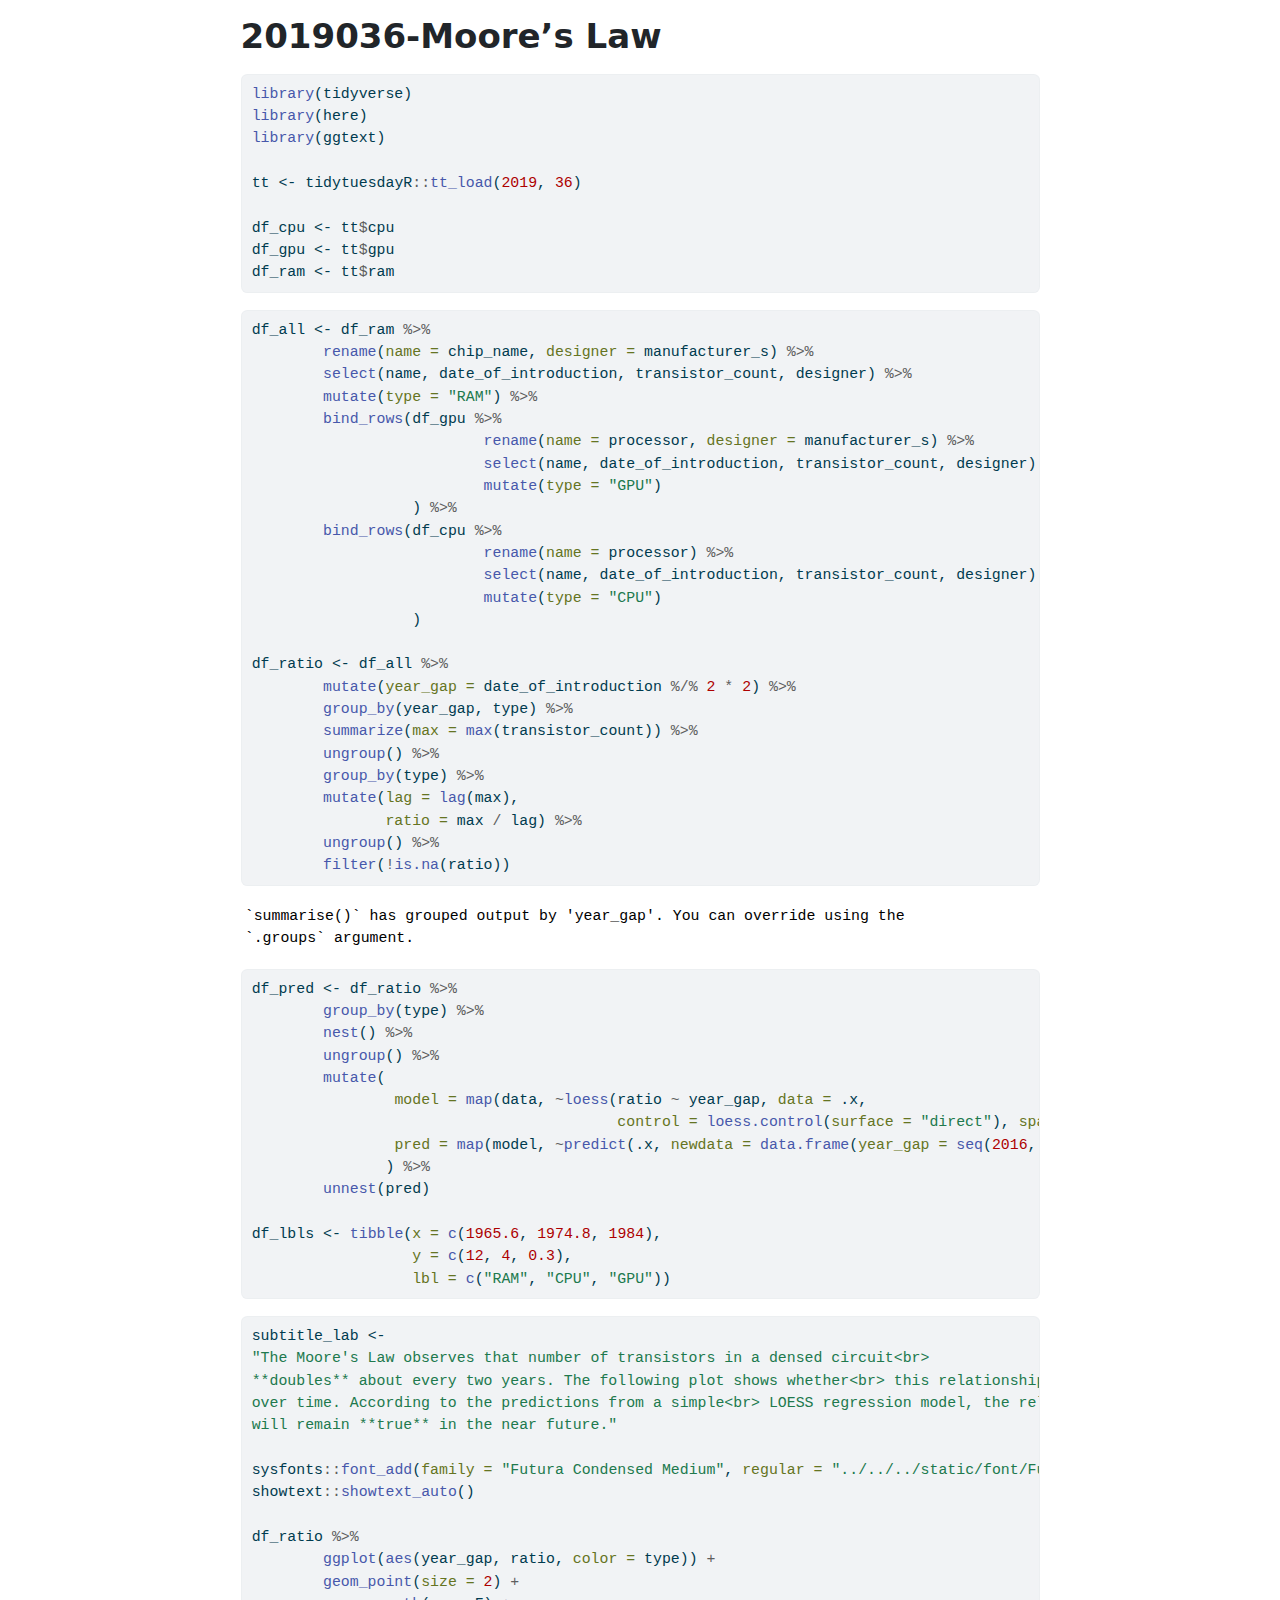
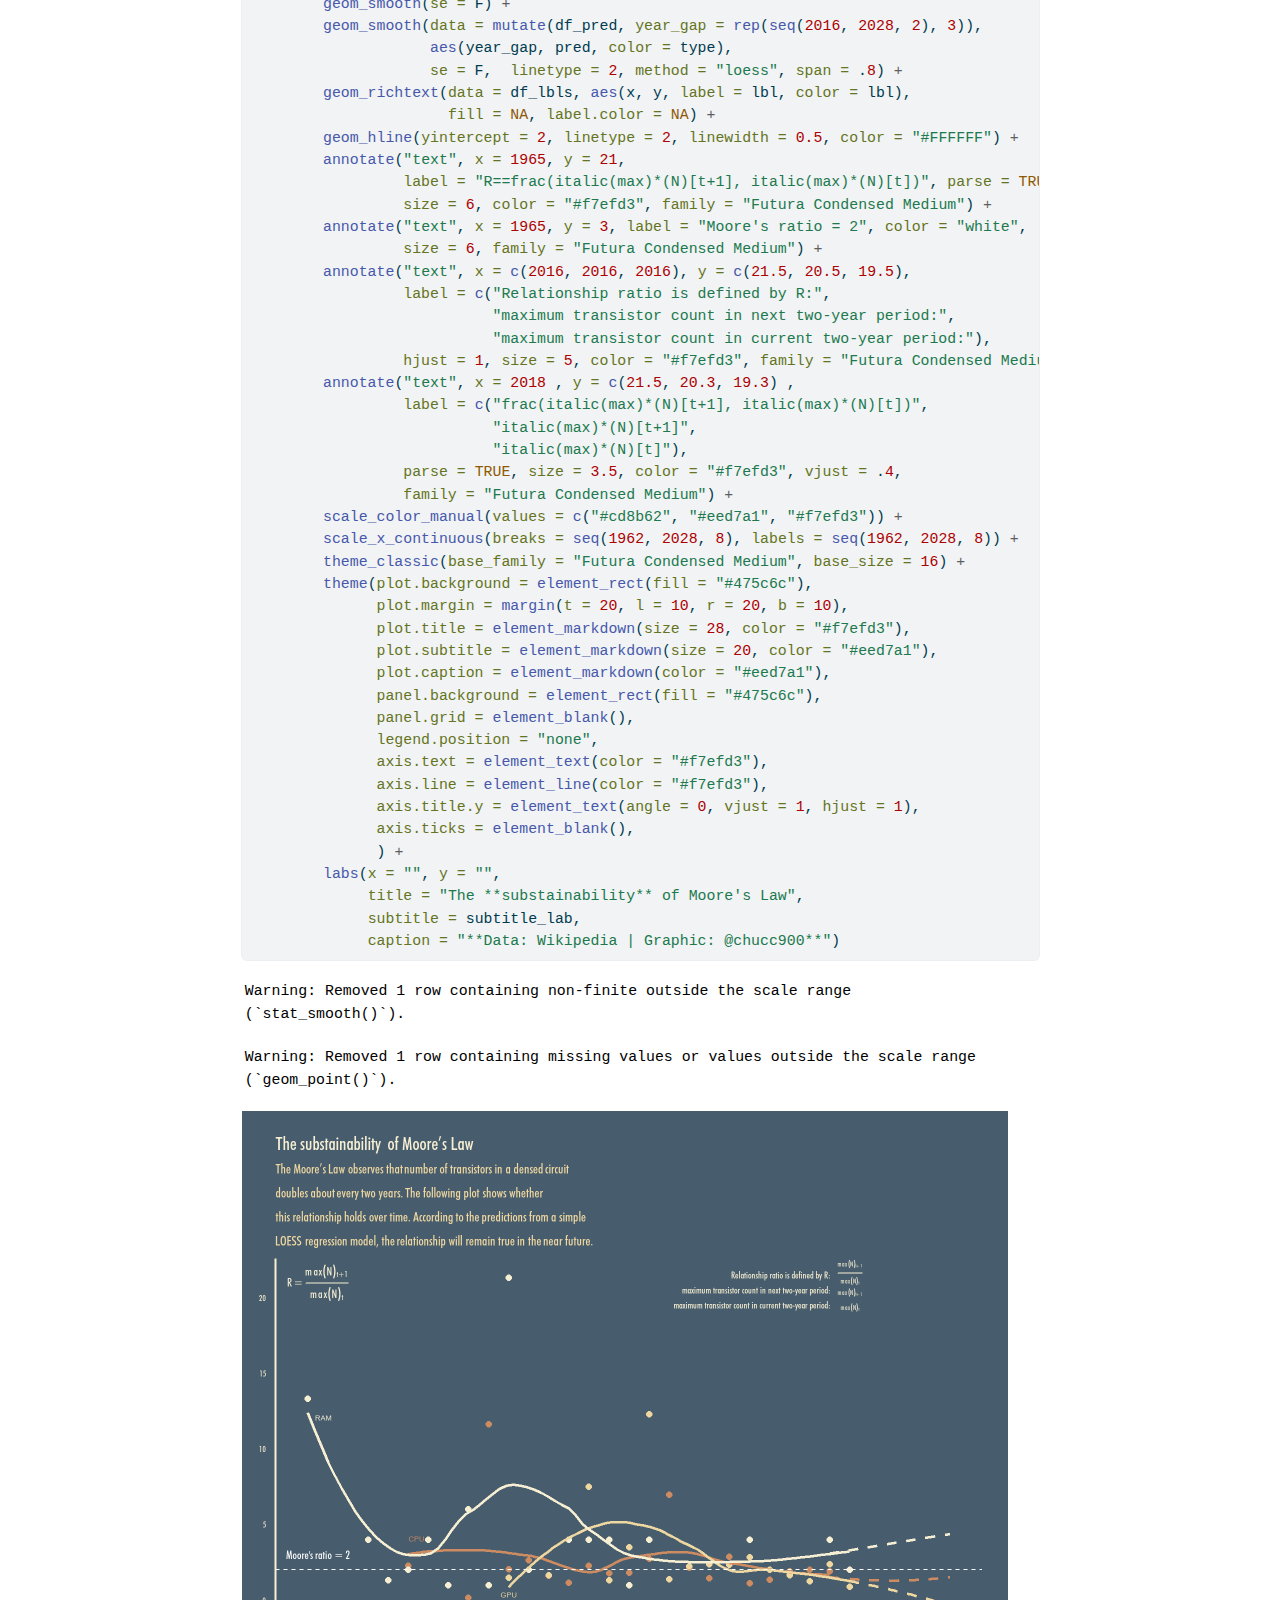
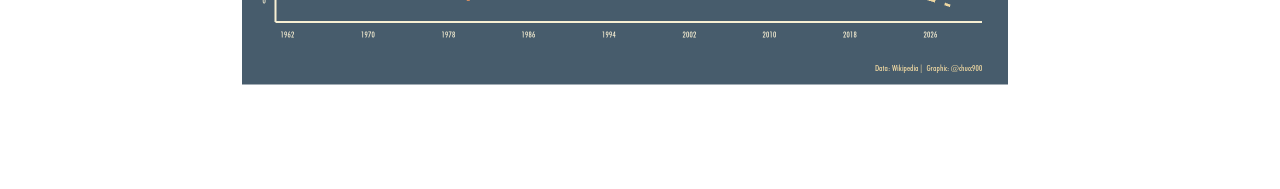
<file: R/2019/36/2019036-Moore's Law.html>
<!DOCTYPE html>
<html xmlns="http://www.w3.org/1999/xhtml" lang="en" xml:lang="en"><head>

<meta charset="utf-8">
<meta name="generator" content="quarto-1.6.39">

<meta name="viewport" content="width=device-width, initial-scale=1.0, user-scalable=yes">


<title>2019036-Moore’s Law</title>
<style>
code{white-space: pre-wrap;}
span.smallcaps{font-variant: small-caps;}
div.columns{display: flex; gap: min(4vw, 1.5em);}
div.column{flex: auto; overflow-x: auto;}
div.hanging-indent{margin-left: 1.5em; text-indent: -1.5em;}
ul.task-list{list-style: none;}
ul.task-list li input[type="checkbox"] {
  width: 0.8em;
  margin: 0 0.8em 0.2em -1em; /* quarto-specific, see https://github.com/quarto-dev/quarto-cli/issues/4556 */ 
  vertical-align: middle;
}
/* CSS for syntax highlighting */
pre > code.sourceCode { white-space: pre; position: relative; }
pre > code.sourceCode > span { line-height: 1.25; }
pre > code.sourceCode > span:empty { height: 1.2em; }
.sourceCode { overflow: visible; }
code.sourceCode > span { color: inherit; text-decoration: inherit; }
div.sourceCode { margin: 1em 0; }
pre.sourceCode { margin: 0; }
@media screen {
div.sourceCode { overflow: auto; }
}
@media print {
pre > code.sourceCode { white-space: pre-wrap; }
pre > code.sourceCode > span { display: inline-block; text-indent: -5em; padding-left: 5em; }
}
pre.numberSource code
  { counter-reset: source-line 0; }
pre.numberSource code > span
  { position: relative; left: -4em; counter-increment: source-line; }
pre.numberSource code > span > a:first-child::before
  { content: counter(source-line);
    position: relative; left: -1em; text-align: right; vertical-align: baseline;
    border: none; display: inline-block;
    -webkit-touch-callout: none; -webkit-user-select: none;
    -khtml-user-select: none; -moz-user-select: none;
    -ms-user-select: none; user-select: none;
    padding: 0 4px; width: 4em;
  }
pre.numberSource { margin-left: 3em;  padding-left: 4px; }
div.sourceCode
  {   }
@media screen {
pre > code.sourceCode > span > a:first-child::before { text-decoration: underline; }
}
</style>


<script src="2019036-Moore's Law_files/libs/clipboard/clipboard.min.js"></script>
<script src="2019036-Moore's Law_files/libs/quarto-html/quarto.js"></script>
<script src="2019036-Moore's Law_files/libs/quarto-html/popper.min.js"></script>
<script src="2019036-Moore's Law_files/libs/quarto-html/tippy.umd.min.js"></script>
<script src="2019036-Moore's Law_files/libs/quarto-html/anchor.min.js"></script>
<link href="2019036-Moore's Law_files/libs/quarto-html/tippy.css" rel="stylesheet">
<link href="2019036-Moore's Law_files/libs/quarto-html/quarto-syntax-highlighting-e26003cea8cd680ca0c55a263523d882.css" rel="stylesheet" id="quarto-text-highlighting-styles">
<script src="2019036-Moore's Law_files/libs/bootstrap/bootstrap.min.js"></script>
<link href="2019036-Moore's Law_files/libs/bootstrap/bootstrap-icons.css" rel="stylesheet">
<link href="2019036-Moore's Law_files/libs/bootstrap/bootstrap-8a79a254b8e706d3c925cde0a310d4f0.min.css" rel="stylesheet" append-hash="true" id="quarto-bootstrap" data-mode="light">
<script src="2019036-Moore's Law_files/libs/quarto-contrib/glightbox/glightbox.min.js"></script>
<link href="2019036-Moore's Law_files/libs/quarto-contrib/glightbox/glightbox.min.css" rel="stylesheet">
<link href="2019036-Moore's Law_files/libs/quarto-contrib/glightbox/lightbox.css" rel="stylesheet">


</head>

<body class="fullcontent">

<div id="quarto-content" class="page-columns page-rows-contents page-layout-article">

<main class="content" id="quarto-document-content">

<header id="title-block-header" class="quarto-title-block default">
<div class="quarto-title">
<h1 class="title">2019036-Moore’s Law</h1>
</div>



<div class="quarto-title-meta">

    
  
    
  </div>
  


</header>


<div class="cell">
<div class="sourceCode cell-code" id="cb1"><pre class="sourceCode r code-with-copy"><code class="sourceCode r"><span id="cb1-1"><a href="#cb1-1" aria-hidden="true" tabindex="-1"></a><span class="fu">library</span>(tidyverse)</span>
<span id="cb1-2"><a href="#cb1-2" aria-hidden="true" tabindex="-1"></a><span class="fu">library</span>(here)</span>
<span id="cb1-3"><a href="#cb1-3" aria-hidden="true" tabindex="-1"></a><span class="fu">library</span>(ggtext)</span>
<span id="cb1-4"><a href="#cb1-4" aria-hidden="true" tabindex="-1"></a></span>
<span id="cb1-5"><a href="#cb1-5" aria-hidden="true" tabindex="-1"></a>tt <span class="ot">&lt;-</span> tidytuesdayR<span class="sc">::</span><span class="fu">tt_load</span>(<span class="dv">2019</span>, <span class="dv">36</span>)</span>
<span id="cb1-6"><a href="#cb1-6" aria-hidden="true" tabindex="-1"></a></span>
<span id="cb1-7"><a href="#cb1-7" aria-hidden="true" tabindex="-1"></a>df_cpu <span class="ot">&lt;-</span> tt<span class="sc">$</span>cpu</span>
<span id="cb1-8"><a href="#cb1-8" aria-hidden="true" tabindex="-1"></a>df_gpu <span class="ot">&lt;-</span> tt<span class="sc">$</span>gpu</span>
<span id="cb1-9"><a href="#cb1-9" aria-hidden="true" tabindex="-1"></a>df_ram <span class="ot">&lt;-</span> tt<span class="sc">$</span>ram</span></code><button title="Copy to Clipboard" class="code-copy-button"><i class="bi"></i></button></pre></div>
</div>
<div class="cell">
<div class="sourceCode cell-code" id="cb2"><pre class="sourceCode r code-with-copy"><code class="sourceCode r"><span id="cb2-1"><a href="#cb2-1" aria-hidden="true" tabindex="-1"></a>df_all <span class="ot">&lt;-</span> df_ram <span class="sc">%&gt;%</span> </span>
<span id="cb2-2"><a href="#cb2-2" aria-hidden="true" tabindex="-1"></a>        <span class="fu">rename</span>(<span class="at">name =</span> chip_name, <span class="at">designer =</span> manufacturer_s) <span class="sc">%&gt;%</span> </span>
<span id="cb2-3"><a href="#cb2-3" aria-hidden="true" tabindex="-1"></a>        <span class="fu">select</span>(name, date_of_introduction, transistor_count, designer) <span class="sc">%&gt;%</span> </span>
<span id="cb2-4"><a href="#cb2-4" aria-hidden="true" tabindex="-1"></a>        <span class="fu">mutate</span>(<span class="at">type =</span> <span class="st">"RAM"</span>) <span class="sc">%&gt;%</span> </span>
<span id="cb2-5"><a href="#cb2-5" aria-hidden="true" tabindex="-1"></a>        <span class="fu">bind_rows</span>(df_gpu <span class="sc">%&gt;%</span> </span>
<span id="cb2-6"><a href="#cb2-6" aria-hidden="true" tabindex="-1"></a>                          <span class="fu">rename</span>(<span class="at">name =</span> processor, <span class="at">designer =</span> manufacturer_s) <span class="sc">%&gt;%</span> </span>
<span id="cb2-7"><a href="#cb2-7" aria-hidden="true" tabindex="-1"></a>                          <span class="fu">select</span>(name, date_of_introduction, transistor_count, designer) <span class="sc">%&gt;%</span> </span>
<span id="cb2-8"><a href="#cb2-8" aria-hidden="true" tabindex="-1"></a>                          <span class="fu">mutate</span>(<span class="at">type =</span> <span class="st">"GPU"</span>)</span>
<span id="cb2-9"><a href="#cb2-9" aria-hidden="true" tabindex="-1"></a>                  ) <span class="sc">%&gt;%</span> </span>
<span id="cb2-10"><a href="#cb2-10" aria-hidden="true" tabindex="-1"></a>        <span class="fu">bind_rows</span>(df_cpu <span class="sc">%&gt;%</span> </span>
<span id="cb2-11"><a href="#cb2-11" aria-hidden="true" tabindex="-1"></a>                          <span class="fu">rename</span>(<span class="at">name =</span> processor) <span class="sc">%&gt;%</span> </span>
<span id="cb2-12"><a href="#cb2-12" aria-hidden="true" tabindex="-1"></a>                          <span class="fu">select</span>(name, date_of_introduction, transistor_count, designer) <span class="sc">%&gt;%</span> </span>
<span id="cb2-13"><a href="#cb2-13" aria-hidden="true" tabindex="-1"></a>                          <span class="fu">mutate</span>(<span class="at">type =</span> <span class="st">"CPU"</span>)</span>
<span id="cb2-14"><a href="#cb2-14" aria-hidden="true" tabindex="-1"></a>                  )</span>
<span id="cb2-15"><a href="#cb2-15" aria-hidden="true" tabindex="-1"></a></span>
<span id="cb2-16"><a href="#cb2-16" aria-hidden="true" tabindex="-1"></a>df_ratio <span class="ot">&lt;-</span> df_all <span class="sc">%&gt;%</span> </span>
<span id="cb2-17"><a href="#cb2-17" aria-hidden="true" tabindex="-1"></a>        <span class="fu">mutate</span>(<span class="at">year_gap =</span> date_of_introduction <span class="sc">%/%</span> <span class="dv">2</span> <span class="sc">*</span> <span class="dv">2</span>) <span class="sc">%&gt;%</span> </span>
<span id="cb2-18"><a href="#cb2-18" aria-hidden="true" tabindex="-1"></a>        <span class="fu">group_by</span>(year_gap, type) <span class="sc">%&gt;%</span> </span>
<span id="cb2-19"><a href="#cb2-19" aria-hidden="true" tabindex="-1"></a>        <span class="fu">summarize</span>(<span class="at">max =</span> <span class="fu">max</span>(transistor_count)) <span class="sc">%&gt;%</span> </span>
<span id="cb2-20"><a href="#cb2-20" aria-hidden="true" tabindex="-1"></a>        <span class="fu">ungroup</span>() <span class="sc">%&gt;%</span> </span>
<span id="cb2-21"><a href="#cb2-21" aria-hidden="true" tabindex="-1"></a>        <span class="fu">group_by</span>(type) <span class="sc">%&gt;%</span> </span>
<span id="cb2-22"><a href="#cb2-22" aria-hidden="true" tabindex="-1"></a>        <span class="fu">mutate</span>(<span class="at">lag =</span> <span class="fu">lag</span>(max), </span>
<span id="cb2-23"><a href="#cb2-23" aria-hidden="true" tabindex="-1"></a>               <span class="at">ratio =</span> max <span class="sc">/</span> lag) <span class="sc">%&gt;%</span> </span>
<span id="cb2-24"><a href="#cb2-24" aria-hidden="true" tabindex="-1"></a>        <span class="fu">ungroup</span>() <span class="sc">%&gt;%</span> </span>
<span id="cb2-25"><a href="#cb2-25" aria-hidden="true" tabindex="-1"></a>        <span class="fu">filter</span>(<span class="sc">!</span><span class="fu">is.na</span>(ratio))</span></code><button title="Copy to Clipboard" class="code-copy-button"><i class="bi"></i></button></pre></div>
<div class="cell-output cell-output-stderr">
<pre><code>`summarise()` has grouped output by 'year_gap'. You can override using the
`.groups` argument.</code></pre>
</div>
<div class="sourceCode cell-code" id="cb4"><pre class="sourceCode r code-with-copy"><code class="sourceCode r"><span id="cb4-1"><a href="#cb4-1" aria-hidden="true" tabindex="-1"></a>df_pred <span class="ot">&lt;-</span> df_ratio <span class="sc">%&gt;%</span> </span>
<span id="cb4-2"><a href="#cb4-2" aria-hidden="true" tabindex="-1"></a>        <span class="fu">group_by</span>(type) <span class="sc">%&gt;%</span> </span>
<span id="cb4-3"><a href="#cb4-3" aria-hidden="true" tabindex="-1"></a>        <span class="fu">nest</span>() <span class="sc">%&gt;%</span> </span>
<span id="cb4-4"><a href="#cb4-4" aria-hidden="true" tabindex="-1"></a>        <span class="fu">ungroup</span>() <span class="sc">%&gt;%</span> </span>
<span id="cb4-5"><a href="#cb4-5" aria-hidden="true" tabindex="-1"></a>        <span class="fu">mutate</span>(</span>
<span id="cb4-6"><a href="#cb4-6" aria-hidden="true" tabindex="-1"></a>                <span class="at">model =</span> <span class="fu">map</span>(data, <span class="sc">~</span><span class="fu">loess</span>(ratio <span class="sc">~</span> year_gap, <span class="at">data =</span> .x, </span>
<span id="cb4-7"><a href="#cb4-7" aria-hidden="true" tabindex="-1"></a>                                         <span class="at">control =</span> <span class="fu">loess.control</span>(<span class="at">surface =</span> <span class="st">"direct"</span>), <span class="at">span =</span> <span class="fl">0.8</span>)),</span>
<span id="cb4-8"><a href="#cb4-8" aria-hidden="true" tabindex="-1"></a>                <span class="at">pred =</span> <span class="fu">map</span>(model, <span class="sc">~</span><span class="fu">predict</span>(.x, <span class="at">newdata =</span> <span class="fu">data.frame</span>(<span class="at">year_gap =</span> <span class="fu">seq</span>(<span class="dv">2016</span>, <span class="dv">2028</span>, <span class="dv">2</span>))))</span>
<span id="cb4-9"><a href="#cb4-9" aria-hidden="true" tabindex="-1"></a>               ) <span class="sc">%&gt;%</span> </span>
<span id="cb4-10"><a href="#cb4-10" aria-hidden="true" tabindex="-1"></a>        <span class="fu">unnest</span>(pred)</span>
<span id="cb4-11"><a href="#cb4-11" aria-hidden="true" tabindex="-1"></a></span>
<span id="cb4-12"><a href="#cb4-12" aria-hidden="true" tabindex="-1"></a>df_lbls <span class="ot">&lt;-</span> <span class="fu">tibble</span>(<span class="at">x =</span> <span class="fu">c</span>(<span class="fl">1965.6</span>, <span class="fl">1974.8</span>, <span class="dv">1984</span>), </span>
<span id="cb4-13"><a href="#cb4-13" aria-hidden="true" tabindex="-1"></a>                  <span class="at">y =</span> <span class="fu">c</span>(<span class="dv">12</span>, <span class="dv">4</span>, <span class="fl">0.3</span>), </span>
<span id="cb4-14"><a href="#cb4-14" aria-hidden="true" tabindex="-1"></a>                  <span class="at">lbl =</span> <span class="fu">c</span>(<span class="st">"RAM"</span>, <span class="st">"CPU"</span>, <span class="st">"GPU"</span>))</span></code><button title="Copy to Clipboard" class="code-copy-button"><i class="bi"></i></button></pre></div>
</div>
<div class="cell">
<div class="sourceCode cell-code" id="cb5"><pre class="sourceCode r code-with-copy"><code class="sourceCode r"><span id="cb5-1"><a href="#cb5-1" aria-hidden="true" tabindex="-1"></a>subtitle_lab <span class="ot">&lt;-</span> </span>
<span id="cb5-2"><a href="#cb5-2" aria-hidden="true" tabindex="-1"></a><span class="st">"The Moore's Law observes that number of transistors in a densed circuit&lt;br&gt;</span></span>
<span id="cb5-3"><a href="#cb5-3" aria-hidden="true" tabindex="-1"></a><span class="st">**doubles** about every two years. The following plot shows whether&lt;br&gt; this relationship holds</span></span>
<span id="cb5-4"><a href="#cb5-4" aria-hidden="true" tabindex="-1"></a><span class="st">over time. According to the predictions from a simple&lt;br&gt; LOESS regression model, the relationship </span></span>
<span id="cb5-5"><a href="#cb5-5" aria-hidden="true" tabindex="-1"></a><span class="st">will remain **true** in the near future."</span></span>
<span id="cb5-6"><a href="#cb5-6" aria-hidden="true" tabindex="-1"></a></span>
<span id="cb5-7"><a href="#cb5-7" aria-hidden="true" tabindex="-1"></a>sysfonts<span class="sc">::</span><span class="fu">font_add</span>(<span class="at">family =</span> <span class="st">"Futura Condensed Medium"</span>, <span class="at">regular =</span> <span class="st">"../../../static/font/Futura Condensed Medium.otf"</span>)</span>
<span id="cb5-8"><a href="#cb5-8" aria-hidden="true" tabindex="-1"></a>showtext<span class="sc">::</span><span class="fu">showtext_auto</span>()</span>
<span id="cb5-9"><a href="#cb5-9" aria-hidden="true" tabindex="-1"></a></span>
<span id="cb5-10"><a href="#cb5-10" aria-hidden="true" tabindex="-1"></a>df_ratio <span class="sc">%&gt;%</span> </span>
<span id="cb5-11"><a href="#cb5-11" aria-hidden="true" tabindex="-1"></a>        <span class="fu">ggplot</span>(<span class="fu">aes</span>(year_gap, ratio, <span class="at">color =</span> type)) <span class="sc">+</span></span>
<span id="cb5-12"><a href="#cb5-12" aria-hidden="true" tabindex="-1"></a>        <span class="fu">geom_point</span>(<span class="at">size =</span> <span class="dv">2</span>) <span class="sc">+</span> </span>
<span id="cb5-13"><a href="#cb5-13" aria-hidden="true" tabindex="-1"></a>        <span class="fu">geom_smooth</span>(<span class="at">se =</span> F) <span class="sc">+</span> </span>
<span id="cb5-14"><a href="#cb5-14" aria-hidden="true" tabindex="-1"></a>        <span class="fu">geom_smooth</span>(<span class="at">data =</span> <span class="fu">mutate</span>(df_pred, <span class="at">year_gap =</span> <span class="fu">rep</span>(<span class="fu">seq</span>(<span class="dv">2016</span>, <span class="dv">2028</span>, <span class="dv">2</span>), <span class="dv">3</span>)),  </span>
<span id="cb5-15"><a href="#cb5-15" aria-hidden="true" tabindex="-1"></a>                    <span class="fu">aes</span>(year_gap, pred, <span class="at">color =</span> type), </span>
<span id="cb5-16"><a href="#cb5-16" aria-hidden="true" tabindex="-1"></a>                    <span class="at">se =</span> F,  <span class="at">linetype =</span> <span class="dv">2</span>, <span class="at">method =</span> <span class="st">"loess"</span>, <span class="at">span =</span> .<span class="dv">8</span>) <span class="sc">+</span></span>
<span id="cb5-17"><a href="#cb5-17" aria-hidden="true" tabindex="-1"></a>        <span class="fu">geom_richtext</span>(<span class="at">data =</span> df_lbls, <span class="fu">aes</span>(x, y, <span class="at">label =</span> lbl, <span class="at">color =</span> lbl), </span>
<span id="cb5-18"><a href="#cb5-18" aria-hidden="true" tabindex="-1"></a>                      <span class="at">fill =</span> <span class="cn">NA</span>, <span class="at">label.color =</span> <span class="cn">NA</span>) <span class="sc">+</span> </span>
<span id="cb5-19"><a href="#cb5-19" aria-hidden="true" tabindex="-1"></a>        <span class="fu">geom_hline</span>(<span class="at">yintercept =</span> <span class="dv">2</span>, <span class="at">linetype =</span> <span class="dv">2</span>, <span class="at">linewidth =</span> <span class="fl">0.5</span>, <span class="at">color =</span> <span class="st">"#FFFFFF"</span>) <span class="sc">+</span> </span>
<span id="cb5-20"><a href="#cb5-20" aria-hidden="true" tabindex="-1"></a>        <span class="fu">annotate</span>(<span class="st">"text"</span>, <span class="at">x =</span> <span class="dv">1965</span>, <span class="at">y =</span> <span class="dv">21</span>, </span>
<span id="cb5-21"><a href="#cb5-21" aria-hidden="true" tabindex="-1"></a>                 <span class="at">label =</span> <span class="st">"R==frac(italic(max)*(N)[t+1], italic(max)*(N)[t])"</span>, <span class="at">parse =</span> <span class="cn">TRUE</span>, </span>
<span id="cb5-22"><a href="#cb5-22" aria-hidden="true" tabindex="-1"></a>                 <span class="at">size =</span> <span class="dv">6</span>, <span class="at">color =</span> <span class="st">"#f7efd3"</span>, <span class="at">family =</span> <span class="st">"Futura Condensed Medium"</span>) <span class="sc">+</span> </span>
<span id="cb5-23"><a href="#cb5-23" aria-hidden="true" tabindex="-1"></a>        <span class="fu">annotate</span>(<span class="st">"text"</span>, <span class="at">x =</span> <span class="dv">1965</span>, <span class="at">y =</span> <span class="dv">3</span>, <span class="at">label =</span> <span class="st">"Moore's ratio = 2"</span>, <span class="at">color =</span> <span class="st">"white"</span>, </span>
<span id="cb5-24"><a href="#cb5-24" aria-hidden="true" tabindex="-1"></a>                 <span class="at">size =</span> <span class="dv">6</span>, <span class="at">family =</span> <span class="st">"Futura Condensed Medium"</span>) <span class="sc">+</span> </span>
<span id="cb5-25"><a href="#cb5-25" aria-hidden="true" tabindex="-1"></a>        <span class="fu">annotate</span>(<span class="st">"text"</span>, <span class="at">x =</span> <span class="fu">c</span>(<span class="dv">2016</span>, <span class="dv">2016</span>, <span class="dv">2016</span>), <span class="at">y =</span> <span class="fu">c</span>(<span class="fl">21.5</span>, <span class="fl">20.5</span>, <span class="fl">19.5</span>), </span>
<span id="cb5-26"><a href="#cb5-26" aria-hidden="true" tabindex="-1"></a>                 <span class="at">label =</span> <span class="fu">c</span>(<span class="st">"Relationship ratio is defined by R:"</span>, </span>
<span id="cb5-27"><a href="#cb5-27" aria-hidden="true" tabindex="-1"></a>                           <span class="st">"maximum transistor count in next two-year period:"</span>, </span>
<span id="cb5-28"><a href="#cb5-28" aria-hidden="true" tabindex="-1"></a>                           <span class="st">"maximum transistor count in current two-year period:"</span>), </span>
<span id="cb5-29"><a href="#cb5-29" aria-hidden="true" tabindex="-1"></a>                 <span class="at">hjust =</span> <span class="dv">1</span>, <span class="at">size =</span> <span class="dv">5</span>, <span class="at">color =</span> <span class="st">"#f7efd3"</span>, <span class="at">family =</span> <span class="st">"Futura Condensed Medium"</span>) <span class="sc">+</span></span>
<span id="cb5-30"><a href="#cb5-30" aria-hidden="true" tabindex="-1"></a>        <span class="fu">annotate</span>(<span class="st">"text"</span>, <span class="at">x =</span> <span class="dv">2018</span> , <span class="at">y =</span> <span class="fu">c</span>(<span class="fl">21.5</span>, <span class="fl">20.3</span>, <span class="fl">19.3</span>) , </span>
<span id="cb5-31"><a href="#cb5-31" aria-hidden="true" tabindex="-1"></a>                 <span class="at">label =</span> <span class="fu">c</span>(<span class="st">"frac(italic(max)*(N)[t+1], italic(max)*(N)[t])"</span>, </span>
<span id="cb5-32"><a href="#cb5-32" aria-hidden="true" tabindex="-1"></a>                           <span class="st">"italic(max)*(N)[t+1]"</span>, </span>
<span id="cb5-33"><a href="#cb5-33" aria-hidden="true" tabindex="-1"></a>                           <span class="st">"italic(max)*(N)[t]"</span>), </span>
<span id="cb5-34"><a href="#cb5-34" aria-hidden="true" tabindex="-1"></a>                 <span class="at">parse =</span> <span class="cn">TRUE</span>, <span class="at">size =</span> <span class="fl">3.5</span>, <span class="at">color =</span> <span class="st">"#f7efd3"</span>, <span class="at">vjust =</span> .<span class="dv">4</span>,</span>
<span id="cb5-35"><a href="#cb5-35" aria-hidden="true" tabindex="-1"></a>                 <span class="at">family =</span> <span class="st">"Futura Condensed Medium"</span>) <span class="sc">+</span></span>
<span id="cb5-36"><a href="#cb5-36" aria-hidden="true" tabindex="-1"></a>        <span class="fu">scale_color_manual</span>(<span class="at">values =</span> <span class="fu">c</span>(<span class="st">"#cd8b62"</span>, <span class="st">"#eed7a1"</span>, <span class="st">"#f7efd3"</span>)) <span class="sc">+</span></span>
<span id="cb5-37"><a href="#cb5-37" aria-hidden="true" tabindex="-1"></a>        <span class="fu">scale_x_continuous</span>(<span class="at">breaks =</span> <span class="fu">seq</span>(<span class="dv">1962</span>, <span class="dv">2028</span>, <span class="dv">8</span>), <span class="at">labels =</span> <span class="fu">seq</span>(<span class="dv">1962</span>, <span class="dv">2028</span>, <span class="dv">8</span>)) <span class="sc">+</span></span>
<span id="cb5-38"><a href="#cb5-38" aria-hidden="true" tabindex="-1"></a>        <span class="fu">theme_classic</span>(<span class="at">base_family =</span> <span class="st">"Futura Condensed Medium"</span>, <span class="at">base_size =</span> <span class="dv">16</span>) <span class="sc">+</span></span>
<span id="cb5-39"><a href="#cb5-39" aria-hidden="true" tabindex="-1"></a>        <span class="fu">theme</span>(<span class="at">plot.background =</span> <span class="fu">element_rect</span>(<span class="at">fill =</span> <span class="st">"#475c6c"</span>), </span>
<span id="cb5-40"><a href="#cb5-40" aria-hidden="true" tabindex="-1"></a>              <span class="at">plot.margin =</span> <span class="fu">margin</span>(<span class="at">t =</span> <span class="dv">20</span>, <span class="at">l =</span> <span class="dv">10</span>, <span class="at">r =</span> <span class="dv">20</span>, <span class="at">b =</span> <span class="dv">10</span>), </span>
<span id="cb5-41"><a href="#cb5-41" aria-hidden="true" tabindex="-1"></a>              <span class="at">plot.title =</span> <span class="fu">element_markdown</span>(<span class="at">size =</span> <span class="dv">28</span>, <span class="at">color =</span> <span class="st">"#f7efd3"</span>),</span>
<span id="cb5-42"><a href="#cb5-42" aria-hidden="true" tabindex="-1"></a>              <span class="at">plot.subtitle =</span> <span class="fu">element_markdown</span>(<span class="at">size =</span> <span class="dv">20</span>, <span class="at">color =</span> <span class="st">"#eed7a1"</span>),</span>
<span id="cb5-43"><a href="#cb5-43" aria-hidden="true" tabindex="-1"></a>              <span class="at">plot.caption =</span> <span class="fu">element_markdown</span>(<span class="at">color =</span> <span class="st">"#eed7a1"</span>),</span>
<span id="cb5-44"><a href="#cb5-44" aria-hidden="true" tabindex="-1"></a>              <span class="at">panel.background =</span> <span class="fu">element_rect</span>(<span class="at">fill =</span> <span class="st">"#475c6c"</span>),</span>
<span id="cb5-45"><a href="#cb5-45" aria-hidden="true" tabindex="-1"></a>              <span class="at">panel.grid =</span> <span class="fu">element_blank</span>(), </span>
<span id="cb5-46"><a href="#cb5-46" aria-hidden="true" tabindex="-1"></a>              <span class="at">legend.position =</span> <span class="st">"none"</span>,</span>
<span id="cb5-47"><a href="#cb5-47" aria-hidden="true" tabindex="-1"></a>              <span class="at">axis.text =</span> <span class="fu">element_text</span>(<span class="at">color =</span> <span class="st">"#f7efd3"</span>),</span>
<span id="cb5-48"><a href="#cb5-48" aria-hidden="true" tabindex="-1"></a>              <span class="at">axis.line =</span> <span class="fu">element_line</span>(<span class="at">color =</span> <span class="st">"#f7efd3"</span>), </span>
<span id="cb5-49"><a href="#cb5-49" aria-hidden="true" tabindex="-1"></a>              <span class="at">axis.title.y =</span> <span class="fu">element_text</span>(<span class="at">angle =</span> <span class="dv">0</span>, <span class="at">vjust =</span> <span class="dv">1</span>, <span class="at">hjust =</span> <span class="dv">1</span>),</span>
<span id="cb5-50"><a href="#cb5-50" aria-hidden="true" tabindex="-1"></a>              <span class="at">axis.ticks =</span> <span class="fu">element_blank</span>(),</span>
<span id="cb5-51"><a href="#cb5-51" aria-hidden="true" tabindex="-1"></a>              ) <span class="sc">+</span></span>
<span id="cb5-52"><a href="#cb5-52" aria-hidden="true" tabindex="-1"></a>        <span class="fu">labs</span>(<span class="at">x =</span> <span class="st">""</span>, <span class="at">y =</span> <span class="st">""</span>, </span>
<span id="cb5-53"><a href="#cb5-53" aria-hidden="true" tabindex="-1"></a>             <span class="at">title =</span> <span class="st">"The **substainability** of Moore's Law"</span>,</span>
<span id="cb5-54"><a href="#cb5-54" aria-hidden="true" tabindex="-1"></a>             <span class="at">subtitle =</span> subtitle_lab, </span>
<span id="cb5-55"><a href="#cb5-55" aria-hidden="true" tabindex="-1"></a>             <span class="at">caption =</span> <span class="st">"**Data: Wikipedia | Graphic: @chucc900**"</span>)</span></code><button title="Copy to Clipboard" class="code-copy-button"><i class="bi"></i></button></pre></div>
<div class="cell-output cell-output-stderr">
<pre><code>Warning: Removed 1 row containing non-finite outside the scale range
(`stat_smooth()`).</code></pre>
</div>
<div class="cell-output cell-output-stderr">
<pre><code>Warning: Removed 1 row containing missing values or values outside the scale range
(`geom_point()`).</code></pre>
</div>
<div class="cell-output-display">
<div>
<figure class="figure">
<p><a href="2019036-Moore-s-Law_files/figure-html/moores%20law-1.png" class="lightbox" data-gallery="quarto-lightbox-gallery-1"><img src="2019036-Moore-s-Law_files/figure-html/moores%20law-1.png" class="img-fluid figure-img" width="768"></a></p>
</figure>
</div>
</div>
</div>

</main>
<!-- /main column -->
<script id="quarto-html-after-body" type="application/javascript">
window.document.addEventListener("DOMContentLoaded", function (event) {
  const toggleBodyColorMode = (bsSheetEl) => {
    const mode = bsSheetEl.getAttribute("data-mode");
    const bodyEl = window.document.querySelector("body");
    if (mode === "dark") {
      bodyEl.classList.add("quarto-dark");
      bodyEl.classList.remove("quarto-light");
    } else {
      bodyEl.classList.add("quarto-light");
      bodyEl.classList.remove("quarto-dark");
    }
  }
  const toggleBodyColorPrimary = () => {
    const bsSheetEl = window.document.querySelector("link#quarto-bootstrap");
    if (bsSheetEl) {
      toggleBodyColorMode(bsSheetEl);
    }
  }
  toggleBodyColorPrimary();  
  const icon = "";
  const anchorJS = new window.AnchorJS();
  anchorJS.options = {
    placement: 'right',
    icon: icon
  };
  anchorJS.add('.anchored');
  const isCodeAnnotation = (el) => {
    for (const clz of el.classList) {
      if (clz.startsWith('code-annotation-')) {                     
        return true;
      }
    }
    return false;
  }
  const onCopySuccess = function(e) {
    // button target
    const button = e.trigger;
    // don't keep focus
    button.blur();
    // flash "checked"
    button.classList.add('code-copy-button-checked');
    var currentTitle = button.getAttribute("title");
    button.setAttribute("title", "Copied!");
    let tooltip;
    if (window.bootstrap) {
      button.setAttribute("data-bs-toggle", "tooltip");
      button.setAttribute("data-bs-placement", "left");
      button.setAttribute("data-bs-title", "Copied!");
      tooltip = new bootstrap.Tooltip(button, 
        { trigger: "manual", 
          customClass: "code-copy-button-tooltip",
          offset: [0, -8]});
      tooltip.show();    
    }
    setTimeout(function() {
      if (tooltip) {
        tooltip.hide();
        button.removeAttribute("data-bs-title");
        button.removeAttribute("data-bs-toggle");
        button.removeAttribute("data-bs-placement");
      }
      button.setAttribute("title", currentTitle);
      button.classList.remove('code-copy-button-checked');
    }, 1000);
    // clear code selection
    e.clearSelection();
  }
  const getTextToCopy = function(trigger) {
      const codeEl = trigger.previousElementSibling.cloneNode(true);
      for (const childEl of codeEl.children) {
        if (isCodeAnnotation(childEl)) {
          childEl.remove();
        }
      }
      return codeEl.innerText;
  }
  const clipboard = new window.ClipboardJS('.code-copy-button:not([data-in-quarto-modal])', {
    text: getTextToCopy
  });
  clipboard.on('success', onCopySuccess);
  if (window.document.getElementById('quarto-embedded-source-code-modal')) {
    const clipboardModal = new window.ClipboardJS('.code-copy-button[data-in-quarto-modal]', {
      text: getTextToCopy,
      container: window.document.getElementById('quarto-embedded-source-code-modal')
    });
    clipboardModal.on('success', onCopySuccess);
  }
    var localhostRegex = new RegExp(/^(?:http|https):\/\/localhost\:?[0-9]*\//);
    var mailtoRegex = new RegExp(/^mailto:/);
      var filterRegex = new RegExp('/' + window.location.host + '/');
    var isInternal = (href) => {
        return filterRegex.test(href) || localhostRegex.test(href) || mailtoRegex.test(href);
    }
    // Inspect non-navigation links and adorn them if external
 	var links = window.document.querySelectorAll('a[href]:not(.nav-link):not(.navbar-brand):not(.toc-action):not(.sidebar-link):not(.sidebar-item-toggle):not(.pagination-link):not(.no-external):not([aria-hidden]):not(.dropdown-item):not(.quarto-navigation-tool):not(.about-link)');
    for (var i=0; i<links.length; i++) {
      const link = links[i];
      if (!isInternal(link.href)) {
        // undo the damage that might have been done by quarto-nav.js in the case of
        // links that we want to consider external
        if (link.dataset.originalHref !== undefined) {
          link.href = link.dataset.originalHref;
        }
      }
    }
  function tippyHover(el, contentFn, onTriggerFn, onUntriggerFn) {
    const config = {
      allowHTML: true,
      maxWidth: 500,
      delay: 100,
      arrow: false,
      appendTo: function(el) {
          return el.parentElement;
      },
      interactive: true,
      interactiveBorder: 10,
      theme: 'quarto',
      placement: 'bottom-start',
    };
    if (contentFn) {
      config.content = contentFn;
    }
    if (onTriggerFn) {
      config.onTrigger = onTriggerFn;
    }
    if (onUntriggerFn) {
      config.onUntrigger = onUntriggerFn;
    }
    window.tippy(el, config); 
  }
  const noterefs = window.document.querySelectorAll('a[role="doc-noteref"]');
  for (var i=0; i<noterefs.length; i++) {
    const ref = noterefs[i];
    tippyHover(ref, function() {
      // use id or data attribute instead here
      let href = ref.getAttribute('data-footnote-href') || ref.getAttribute('href');
      try { href = new URL(href).hash; } catch {}
      const id = href.replace(/^#\/?/, "");
      const note = window.document.getElementById(id);
      if (note) {
        return note.innerHTML;
      } else {
        return "";
      }
    });
  }
  const xrefs = window.document.querySelectorAll('a.quarto-xref');
  const processXRef = (id, note) => {
    // Strip column container classes
    const stripColumnClz = (el) => {
      el.classList.remove("page-full", "page-columns");
      if (el.children) {
        for (const child of el.children) {
          stripColumnClz(child);
        }
      }
    }
    stripColumnClz(note)
    if (id === null || id.startsWith('sec-')) {
      // Special case sections, only their first couple elements
      const container = document.createElement("div");
      if (note.children && note.children.length > 2) {
        container.appendChild(note.children[0].cloneNode(true));
        for (let i = 1; i < note.children.length; i++) {
          const child = note.children[i];
          if (child.tagName === "P" && child.innerText === "") {
            continue;
          } else {
            container.appendChild(child.cloneNode(true));
            break;
          }
        }
        if (window.Quarto?.typesetMath) {
          window.Quarto.typesetMath(container);
        }
        return container.innerHTML
      } else {
        if (window.Quarto?.typesetMath) {
          window.Quarto.typesetMath(note);
        }
        return note.innerHTML;
      }
    } else {
      // Remove any anchor links if they are present
      const anchorLink = note.querySelector('a.anchorjs-link');
      if (anchorLink) {
        anchorLink.remove();
      }
      if (window.Quarto?.typesetMath) {
        window.Quarto.typesetMath(note);
      }
      if (note.classList.contains("callout")) {
        return note.outerHTML;
      } else {
        return note.innerHTML;
      }
    }
  }
  for (var i=0; i<xrefs.length; i++) {
    const xref = xrefs[i];
    tippyHover(xref, undefined, function(instance) {
      instance.disable();
      let url = xref.getAttribute('href');
      let hash = undefined; 
      if (url.startsWith('#')) {
        hash = url;
      } else {
        try { hash = new URL(url).hash; } catch {}
      }
      if (hash) {
        const id = hash.replace(/^#\/?/, "");
        const note = window.document.getElementById(id);
        if (note !== null) {
          try {
            const html = processXRef(id, note.cloneNode(true));
            instance.setContent(html);
          } finally {
            instance.enable();
            instance.show();
          }
        } else {
          // See if we can fetch this
          fetch(url.split('#')[0])
          .then(res => res.text())
          .then(html => {
            const parser = new DOMParser();
            const htmlDoc = parser.parseFromString(html, "text/html");
            const note = htmlDoc.getElementById(id);
            if (note !== null) {
              const html = processXRef(id, note);
              instance.setContent(html);
            } 
          }).finally(() => {
            instance.enable();
            instance.show();
          });
        }
      } else {
        // See if we can fetch a full url (with no hash to target)
        // This is a special case and we should probably do some content thinning / targeting
        fetch(url)
        .then(res => res.text())
        .then(html => {
          const parser = new DOMParser();
          const htmlDoc = parser.parseFromString(html, "text/html");
          const note = htmlDoc.querySelector('main.content');
          if (note !== null) {
            // This should only happen for chapter cross references
            // (since there is no id in the URL)
            // remove the first header
            if (note.children.length > 0 && note.children[0].tagName === "HEADER") {
              note.children[0].remove();
            }
            const html = processXRef(null, note);
            instance.setContent(html);
          } 
        }).finally(() => {
          instance.enable();
          instance.show();
        });
      }
    }, function(instance) {
    });
  }
      let selectedAnnoteEl;
      const selectorForAnnotation = ( cell, annotation) => {
        let cellAttr = 'data-code-cell="' + cell + '"';
        let lineAttr = 'data-code-annotation="' +  annotation + '"';
        const selector = 'span[' + cellAttr + '][' + lineAttr + ']';
        return selector;
      }
      const selectCodeLines = (annoteEl) => {
        const doc = window.document;
        const targetCell = annoteEl.getAttribute("data-target-cell");
        const targetAnnotation = annoteEl.getAttribute("data-target-annotation");
        const annoteSpan = window.document.querySelector(selectorForAnnotation(targetCell, targetAnnotation));
        const lines = annoteSpan.getAttribute("data-code-lines").split(",");
        const lineIds = lines.map((line) => {
          return targetCell + "-" + line;
        })
        let top = null;
        let height = null;
        let parent = null;
        if (lineIds.length > 0) {
            //compute the position of the single el (top and bottom and make a div)
            const el = window.document.getElementById(lineIds[0]);
            top = el.offsetTop;
            height = el.offsetHeight;
            parent = el.parentElement.parentElement;
          if (lineIds.length > 1) {
            const lastEl = window.document.getElementById(lineIds[lineIds.length - 1]);
            const bottom = lastEl.offsetTop + lastEl.offsetHeight;
            height = bottom - top;
          }
          if (top !== null && height !== null && parent !== null) {
            // cook up a div (if necessary) and position it 
            let div = window.document.getElementById("code-annotation-line-highlight");
            if (div === null) {
              div = window.document.createElement("div");
              div.setAttribute("id", "code-annotation-line-highlight");
              div.style.position = 'absolute';
              parent.appendChild(div);
            }
            div.style.top = top - 2 + "px";
            div.style.height = height + 4 + "px";
            div.style.left = 0;
            let gutterDiv = window.document.getElementById("code-annotation-line-highlight-gutter");
            if (gutterDiv === null) {
              gutterDiv = window.document.createElement("div");
              gutterDiv.setAttribute("id", "code-annotation-line-highlight-gutter");
              gutterDiv.style.position = 'absolute';
              const codeCell = window.document.getElementById(targetCell);
              const gutter = codeCell.querySelector('.code-annotation-gutter');
              gutter.appendChild(gutterDiv);
            }
            gutterDiv.style.top = top - 2 + "px";
            gutterDiv.style.height = height + 4 + "px";
          }
          selectedAnnoteEl = annoteEl;
        }
      };
      const unselectCodeLines = () => {
        const elementsIds = ["code-annotation-line-highlight", "code-annotation-line-highlight-gutter"];
        elementsIds.forEach((elId) => {
          const div = window.document.getElementById(elId);
          if (div) {
            div.remove();
          }
        });
        selectedAnnoteEl = undefined;
      };
        // Handle positioning of the toggle
    window.addEventListener(
      "resize",
      throttle(() => {
        elRect = undefined;
        if (selectedAnnoteEl) {
          selectCodeLines(selectedAnnoteEl);
        }
      }, 10)
    );
    function throttle(fn, ms) {
    let throttle = false;
    let timer;
      return (...args) => {
        if(!throttle) { // first call gets through
            fn.apply(this, args);
            throttle = true;
        } else { // all the others get throttled
            if(timer) clearTimeout(timer); // cancel #2
            timer = setTimeout(() => {
              fn.apply(this, args);
              timer = throttle = false;
            }, ms);
        }
      };
    }
      // Attach click handler to the DT
      const annoteDls = window.document.querySelectorAll('dt[data-target-cell]');
      for (const annoteDlNode of annoteDls) {
        annoteDlNode.addEventListener('click', (event) => {
          const clickedEl = event.target;
          if (clickedEl !== selectedAnnoteEl) {
            unselectCodeLines();
            const activeEl = window.document.querySelector('dt[data-target-cell].code-annotation-active');
            if (activeEl) {
              activeEl.classList.remove('code-annotation-active');
            }
            selectCodeLines(clickedEl);
            clickedEl.classList.add('code-annotation-active');
          } else {
            // Unselect the line
            unselectCodeLines();
            clickedEl.classList.remove('code-annotation-active');
          }
        });
      }
  const findCites = (el) => {
    const parentEl = el.parentElement;
    if (parentEl) {
      const cites = parentEl.dataset.cites;
      if (cites) {
        return {
          el,
          cites: cites.split(' ')
        };
      } else {
        return findCites(el.parentElement)
      }
    } else {
      return undefined;
    }
  };
  var bibliorefs = window.document.querySelectorAll('a[role="doc-biblioref"]');
  for (var i=0; i<bibliorefs.length; i++) {
    const ref = bibliorefs[i];
    const citeInfo = findCites(ref);
    if (citeInfo) {
      tippyHover(citeInfo.el, function() {
        var popup = window.document.createElement('div');
        citeInfo.cites.forEach(function(cite) {
          var citeDiv = window.document.createElement('div');
          citeDiv.classList.add('hanging-indent');
          citeDiv.classList.add('csl-entry');
          var biblioDiv = window.document.getElementById('ref-' + cite);
          if (biblioDiv) {
            citeDiv.innerHTML = biblioDiv.innerHTML;
          }
          popup.appendChild(citeDiv);
        });
        return popup.innerHTML;
      });
    }
  }
});
</script>
</div> <!-- /content -->
<script>var lightboxQuarto = GLightbox({"closeEffect":"zoom","descPosition":"bottom","loop":false,"openEffect":"zoom","selector":".lightbox"});
(function() {
  let previousOnload = window.onload;
  window.onload = () => {
    if (previousOnload) {
      previousOnload();
    }
    lightboxQuarto.on('slide_before_load', (data) => {
      const { slideIndex, slideNode, slideConfig, player, trigger } = data;
      const href = trigger.getAttribute('href');
      if (href !== null) {
        const imgEl = window.document.querySelector(`a[href="${href}"] img`);
        if (imgEl !== null) {
          const srcAttr = imgEl.getAttribute("src");
          if (srcAttr && srcAttr.startsWith("data:")) {
            slideConfig.href = srcAttr;
          }
        }
      } 
    });
  
    lightboxQuarto.on('slide_after_load', (data) => {
      const { slideIndex, slideNode, slideConfig, player, trigger } = data;
      if (window.Quarto?.typesetMath) {
        window.Quarto.typesetMath(slideNode);
      }
    });
  
  };
  
})();
          </script>




</body></html>
</file>
<file: shiny/www/style.css>
* {
    padding: 0; 
    margin: 0;
}
header {
    background-color: black;
}

h1 span {
    display:flex; 
    flex-direction: column;
    color: white;
}

header li {
    display: inline;
    margin-right: 4vw;
}

header ul {
    position: absolute;
    right: 5vw;
    top: 0; 
    line-height: 80px;
}

header a {
    color: white;
    text-decoration: none;
}

header li:hover {
    background-color: #fff;
    color: #000;
}
</file>
<file: R/2019/33/2019033-emperors_files/libs/quarto-html/tippy.css>
.tippy-box[data-animation=fade][data-state=hidden]{opacity:0}[data-tippy-root]{max-width:calc(100vw - 10px)}.tippy-box{position:relative;background-color:#333;color:#fff;border-radius:4px;font-size:14px;line-height:1.4;white-space:normal;outline:0;transition-property:transform,visibility,opacity}.tippy-box[data-placement^=top]>.tippy-arrow{bottom:0}.tippy-box[data-placement^=top]>.tippy-arrow:before{bottom:-7px;left:0;border-width:8px 8px 0;border-top-color:initial;transform-origin:center top}.tippy-box[data-placement^=bottom]>.tippy-arrow{top:0}.tippy-box[data-placement^=bottom]>.tippy-arrow:before{top:-7px;left:0;border-width:0 8px 8px;border-bottom-color:initial;transform-origin:center bottom}.tippy-box[data-placement^=left]>.tippy-arrow{right:0}.tippy-box[data-placement^=left]>.tippy-arrow:before{border-width:8px 0 8px 8px;border-left-color:initial;right:-7px;transform-origin:center left}.tippy-box[data-placement^=right]>.tippy-arrow{left:0}.tippy-box[data-placement^=right]>.tippy-arrow:before{left:-7px;border-width:8px 8px 8px 0;border-right-color:initial;transform-origin:center right}.tippy-box[data-inertia][data-state=visible]{transition-timing-function:cubic-bezier(.54,1.5,.38,1.11)}.tippy-arrow{width:16px;height:16px;color:#333}.tippy-arrow:before{content:"";position:absolute;border-color:transparent;border-style:solid}.tippy-content{position:relative;padding:5px 9px;z-index:1}
</file>
<file: R/2019/33/2019033-emperors_files/libs/quarto-html/quarto-syntax-highlighting-e26003cea8cd680ca0c55a263523d882.css>
/* quarto syntax highlight colors */
:root {
  --quarto-hl-ot-color: #003B4F;
  --quarto-hl-at-color: #657422;
  --quarto-hl-ss-color: #20794D;
  --quarto-hl-an-color: #5E5E5E;
  --quarto-hl-fu-color: #4758AB;
  --quarto-hl-st-color: #20794D;
  --quarto-hl-cf-color: #003B4F;
  --quarto-hl-op-color: #5E5E5E;
  --quarto-hl-er-color: #AD0000;
  --quarto-hl-bn-color: #AD0000;
  --quarto-hl-al-color: #AD0000;
  --quarto-hl-va-color: #111111;
  --quarto-hl-bu-color: inherit;
  --quarto-hl-ex-color: inherit;
  --quarto-hl-pp-color: #AD0000;
  --quarto-hl-in-color: #5E5E5E;
  --quarto-hl-vs-color: #20794D;
  --quarto-hl-wa-color: #5E5E5E;
  --quarto-hl-do-color: #5E5E5E;
  --quarto-hl-im-color: #00769E;
  --quarto-hl-ch-color: #20794D;
  --quarto-hl-dt-color: #AD0000;
  --quarto-hl-fl-color: #AD0000;
  --quarto-hl-co-color: #5E5E5E;
  --quarto-hl-cv-color: #5E5E5E;
  --quarto-hl-cn-color: #8f5902;
  --quarto-hl-sc-color: #5E5E5E;
  --quarto-hl-dv-color: #AD0000;
  --quarto-hl-kw-color: #003B4F;
}

/* other quarto variables */
:root {
  --quarto-font-monospace: SFMono-Regular, Menlo, Monaco, Consolas, "Liberation Mono", "Courier New", monospace;
}

pre > code.sourceCode > span {
  color: #003B4F;
}

code span {
  color: #003B4F;
}

code.sourceCode > span {
  color: #003B4F;
}

div.sourceCode,
div.sourceCode pre.sourceCode {
  color: #003B4F;
}

code span.ot {
  color: #003B4F;
  font-style: inherit;
}

code span.at {
  color: #657422;
  font-style: inherit;
}

code span.ss {
  color: #20794D;
  font-style: inherit;
}

code span.an {
  color: #5E5E5E;
  font-style: inherit;
}

code span.fu {
  color: #4758AB;
  font-style: inherit;
}

code span.st {
  color: #20794D;
  font-style: inherit;
}

code span.cf {
  color: #003B4F;
  font-weight: bold;
  font-style: inherit;
}

code span.op {
  color: #5E5E5E;
  font-style: inherit;
}

code span.er {
  color: #AD0000;
  font-style: inherit;
}

code span.bn {
  color: #AD0000;
  font-style: inherit;
}

code span.al {
  color: #AD0000;
  font-style: inherit;
}

code span.va {
  color: #111111;
  font-style: inherit;
}

code span.bu {
  font-style: inherit;
}

code span.ex {
  font-style: inherit;
}

code span.pp {
  color: #AD0000;
  font-style: inherit;
}

code span.in {
  color: #5E5E5E;
  font-style: inherit;
}

code span.vs {
  color: #20794D;
  font-style: inherit;
}

code span.wa {
  color: #5E5E5E;
  font-style: italic;
}

code span.do {
  color: #5E5E5E;
  font-style: italic;
}

code span.im {
  color: #00769E;
  font-style: inherit;
}

code span.ch {
  color: #20794D;
  font-style: inherit;
}

code span.dt {
  color: #AD0000;
  font-style: inherit;
}

code span.fl {
  color: #AD0000;
  font-style: inherit;
}

code span.co {
  color: #5E5E5E;
  font-style: inherit;
}

code span.cv {
  color: #5E5E5E;
  font-style: italic;
}

code span.cn {
  color: #8f5902;
  font-style: inherit;
}

code span.sc {
  color: #5E5E5E;
  font-style: inherit;
}

code span.dv {
  color: #AD0000;
  font-style: inherit;
}

code span.kw {
  color: #003B4F;
  font-weight: bold;
  font-style: inherit;
}

.prevent-inlining {
  content: "</";
}

/*# sourceMappingURL=e90e9ab646ea9b1aaa61e089606e0f97.css.map */
</file>
<file: R/2019/34/2019034-nuclear bomb_files/libs/quarto-html/tippy.css>
.tippy-box[data-animation=fade][data-state=hidden]{opacity:0}[data-tippy-root]{max-width:calc(100vw - 10px)}.tippy-box{position:relative;background-color:#333;color:#fff;border-radius:4px;font-size:14px;line-height:1.4;white-space:normal;outline:0;transition-property:transform,visibility,opacity}.tippy-box[data-placement^=top]>.tippy-arrow{bottom:0}.tippy-box[data-placement^=top]>.tippy-arrow:before{bottom:-7px;left:0;border-width:8px 8px 0;border-top-color:initial;transform-origin:center top}.tippy-box[data-placement^=bottom]>.tippy-arrow{top:0}.tippy-box[data-placement^=bottom]>.tippy-arrow:before{top:-7px;left:0;border-width:0 8px 8px;border-bottom-color:initial;transform-origin:center bottom}.tippy-box[data-placement^=left]>.tippy-arrow{right:0}.tippy-box[data-placement^=left]>.tippy-arrow:before{border-width:8px 0 8px 8px;border-left-color:initial;right:-7px;transform-origin:center left}.tippy-box[data-placement^=right]>.tippy-arrow{left:0}.tippy-box[data-placement^=right]>.tippy-arrow:before{left:-7px;border-width:8px 8px 8px 0;border-right-color:initial;transform-origin:center right}.tippy-box[data-inertia][data-state=visible]{transition-timing-function:cubic-bezier(.54,1.5,.38,1.11)}.tippy-arrow{width:16px;height:16px;color:#333}.tippy-arrow:before{content:"";position:absolute;border-color:transparent;border-style:solid}.tippy-content{position:relative;padding:5px 9px;z-index:1}
</file>
<file: R/2019/34/2019034-nuclear bomb_files/libs/quarto-html/quarto-syntax-highlighting-e26003cea8cd680ca0c55a263523d882.css>
/* quarto syntax highlight colors */
:root {
  --quarto-hl-ot-color: #003B4F;
  --quarto-hl-at-color: #657422;
  --quarto-hl-ss-color: #20794D;
  --quarto-hl-an-color: #5E5E5E;
  --quarto-hl-fu-color: #4758AB;
  --quarto-hl-st-color: #20794D;
  --quarto-hl-cf-color: #003B4F;
  --quarto-hl-op-color: #5E5E5E;
  --quarto-hl-er-color: #AD0000;
  --quarto-hl-bn-color: #AD0000;
  --quarto-hl-al-color: #AD0000;
  --quarto-hl-va-color: #111111;
  --quarto-hl-bu-color: inherit;
  --quarto-hl-ex-color: inherit;
  --quarto-hl-pp-color: #AD0000;
  --quarto-hl-in-color: #5E5E5E;
  --quarto-hl-vs-color: #20794D;
  --quarto-hl-wa-color: #5E5E5E;
  --quarto-hl-do-color: #5E5E5E;
  --quarto-hl-im-color: #00769E;
  --quarto-hl-ch-color: #20794D;
  --quarto-hl-dt-color: #AD0000;
  --quarto-hl-fl-color: #AD0000;
  --quarto-hl-co-color: #5E5E5E;
  --quarto-hl-cv-color: #5E5E5E;
  --quarto-hl-cn-color: #8f5902;
  --quarto-hl-sc-color: #5E5E5E;
  --quarto-hl-dv-color: #AD0000;
  --quarto-hl-kw-color: #003B4F;
}

/* other quarto variables */
:root {
  --quarto-font-monospace: SFMono-Regular, Menlo, Monaco, Consolas, "Liberation Mono", "Courier New", monospace;
}

pre > code.sourceCode > span {
  color: #003B4F;
}

code span {
  color: #003B4F;
}

code.sourceCode > span {
  color: #003B4F;
}

div.sourceCode,
div.sourceCode pre.sourceCode {
  color: #003B4F;
}

code span.ot {
  color: #003B4F;
  font-style: inherit;
}

code span.at {
  color: #657422;
  font-style: inherit;
}

code span.ss {
  color: #20794D;
  font-style: inherit;
}

code span.an {
  color: #5E5E5E;
  font-style: inherit;
}

code span.fu {
  color: #4758AB;
  font-style: inherit;
}

code span.st {
  color: #20794D;
  font-style: inherit;
}

code span.cf {
  color: #003B4F;
  font-weight: bold;
  font-style: inherit;
}

code span.op {
  color: #5E5E5E;
  font-style: inherit;
}

code span.er {
  color: #AD0000;
  font-style: inherit;
}

code span.bn {
  color: #AD0000;
  font-style: inherit;
}

code span.al {
  color: #AD0000;
  font-style: inherit;
}

code span.va {
  color: #111111;
  font-style: inherit;
}

code span.bu {
  font-style: inherit;
}

code span.ex {
  font-style: inherit;
}

code span.pp {
  color: #AD0000;
  font-style: inherit;
}

code span.in {
  color: #5E5E5E;
  font-style: inherit;
}

code span.vs {
  color: #20794D;
  font-style: inherit;
}

code span.wa {
  color: #5E5E5E;
  font-style: italic;
}

code span.do {
  color: #5E5E5E;
  font-style: italic;
}

code span.im {
  color: #00769E;
  font-style: inherit;
}

code span.ch {
  color: #20794D;
  font-style: inherit;
}

code span.dt {
  color: #AD0000;
  font-style: inherit;
}

code span.fl {
  color: #AD0000;
  font-style: inherit;
}

code span.co {
  color: #5E5E5E;
  font-style: inherit;
}

code span.cv {
  color: #5E5E5E;
  font-style: italic;
}

code span.cn {
  color: #8f5902;
  font-style: inherit;
}

code span.sc {
  color: #5E5E5E;
  font-style: inherit;
}

code span.dv {
  color: #AD0000;
  font-style: inherit;
}

code span.kw {
  color: #003B4F;
  font-weight: bold;
  font-style: inherit;
}

.prevent-inlining {
  content: "</";
}

/*# sourceMappingURL=e90e9ab646ea9b1aaa61e089606e0f97.css.map */
</file>
<file: R/2019/34/2019034-nuclear bomb_files/libs/quarto-diagram/mermaid.css>
.mermaidTooltip {
  position: absolute;
  text-align: center;
  max-width: 200px;
  padding: 2px;
  font-family: "trebuchet ms", verdana, arial;
  font-size: 12px;
  background: #ffffde;
  border: 1px solid #aaaa33;
  border-radius: 2px;
  pointer-events: none;
  z-index: 1000;
}
</file>
<file: R/2019/34/2019034-nuclear bomb_files/libs/htmltools-fill-0.5.8.1/fill.css>
@layer htmltools {
  .html-fill-container {
    display: flex;
    flex-direction: column;
    /* Prevent the container from expanding vertically or horizontally beyond its
    parent's constraints. */
    min-height: 0;
    min-width: 0;
  }
  .html-fill-container > .html-fill-item {
    /* Fill items can grow and shrink freely within
    available vertical space in fillable container */
    flex: 1 1 auto;
    min-height: 0;
    min-width: 0;
  }
  .html-fill-container > :not(.html-fill-item) {
    /* Prevent shrinking or growing of non-fill items */
    flex: 0 0 auto;
  }
}
</file>
<file: R/2019/34/2019034-nuclear bomb_files/libs/highcharts-9.3.1/css/motion.css>
/* $("div:has(#play-controls)").css({"position" : "relative"})
div:has(#play-controls) {
  position : relative;
}
 */
 
.loading {
    margin-top: 10em;
    text-align: center;
    color: gray;
}

#play-controls {
    position: absolute;
    bottom: 0;
    text-align: center;
    min-width: 310px;
    max-width: 800px;
    margin: 0 auto;
    padding: 5px 0 1em 0;
}

#play-controls * {
    display: inline-block;
    vertical-align: middle;
}

#play-pause-button {
    color: #666666;
    width: 30px;
    height: 30px;
    text-align: center;
    font-size: 15px;
    cursor: pointer;
    border: 1px solid silver;
    border-radius: 3px;
    background: #f8f8f8;
}

#play-range {
    margin: 2.5%;
    width: 70%;
}

#play-output {
    color: #666666;
    font-family: Arial, Helvetica, sans-serif;
}
</file>
